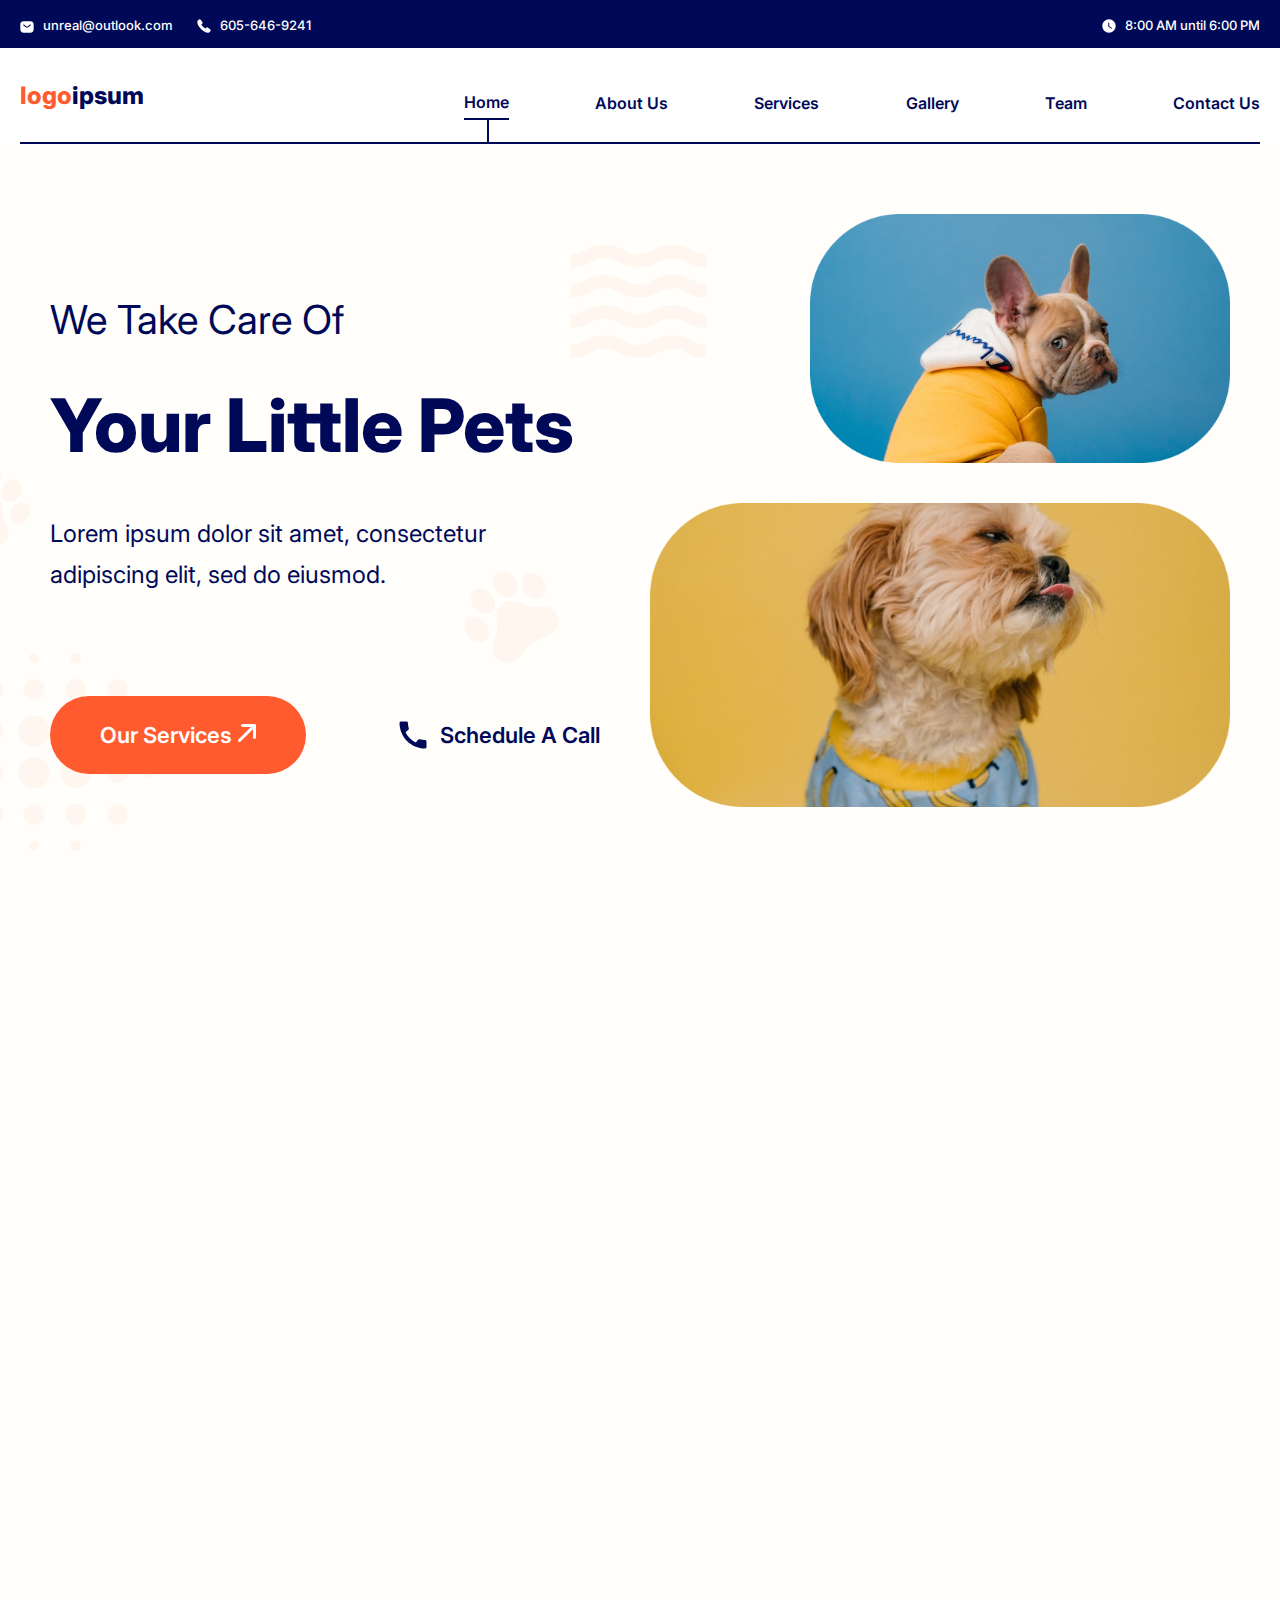
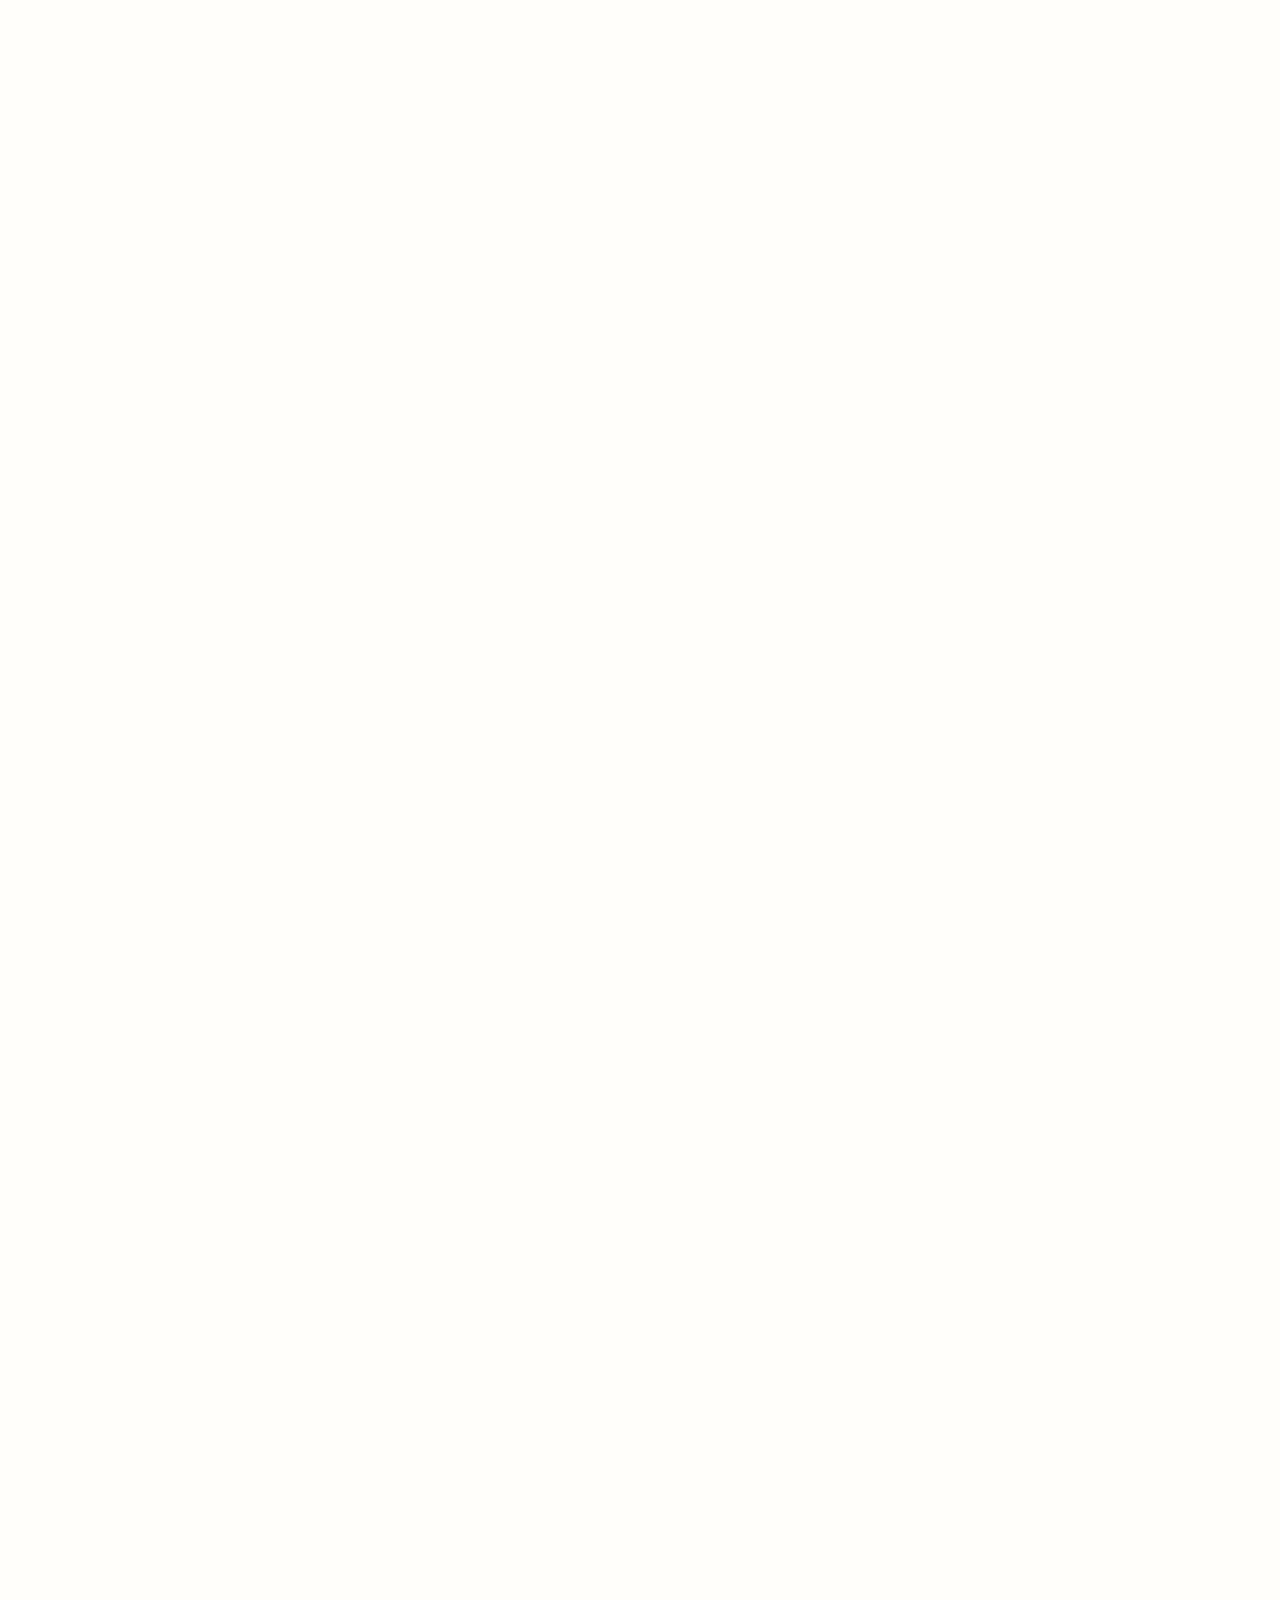
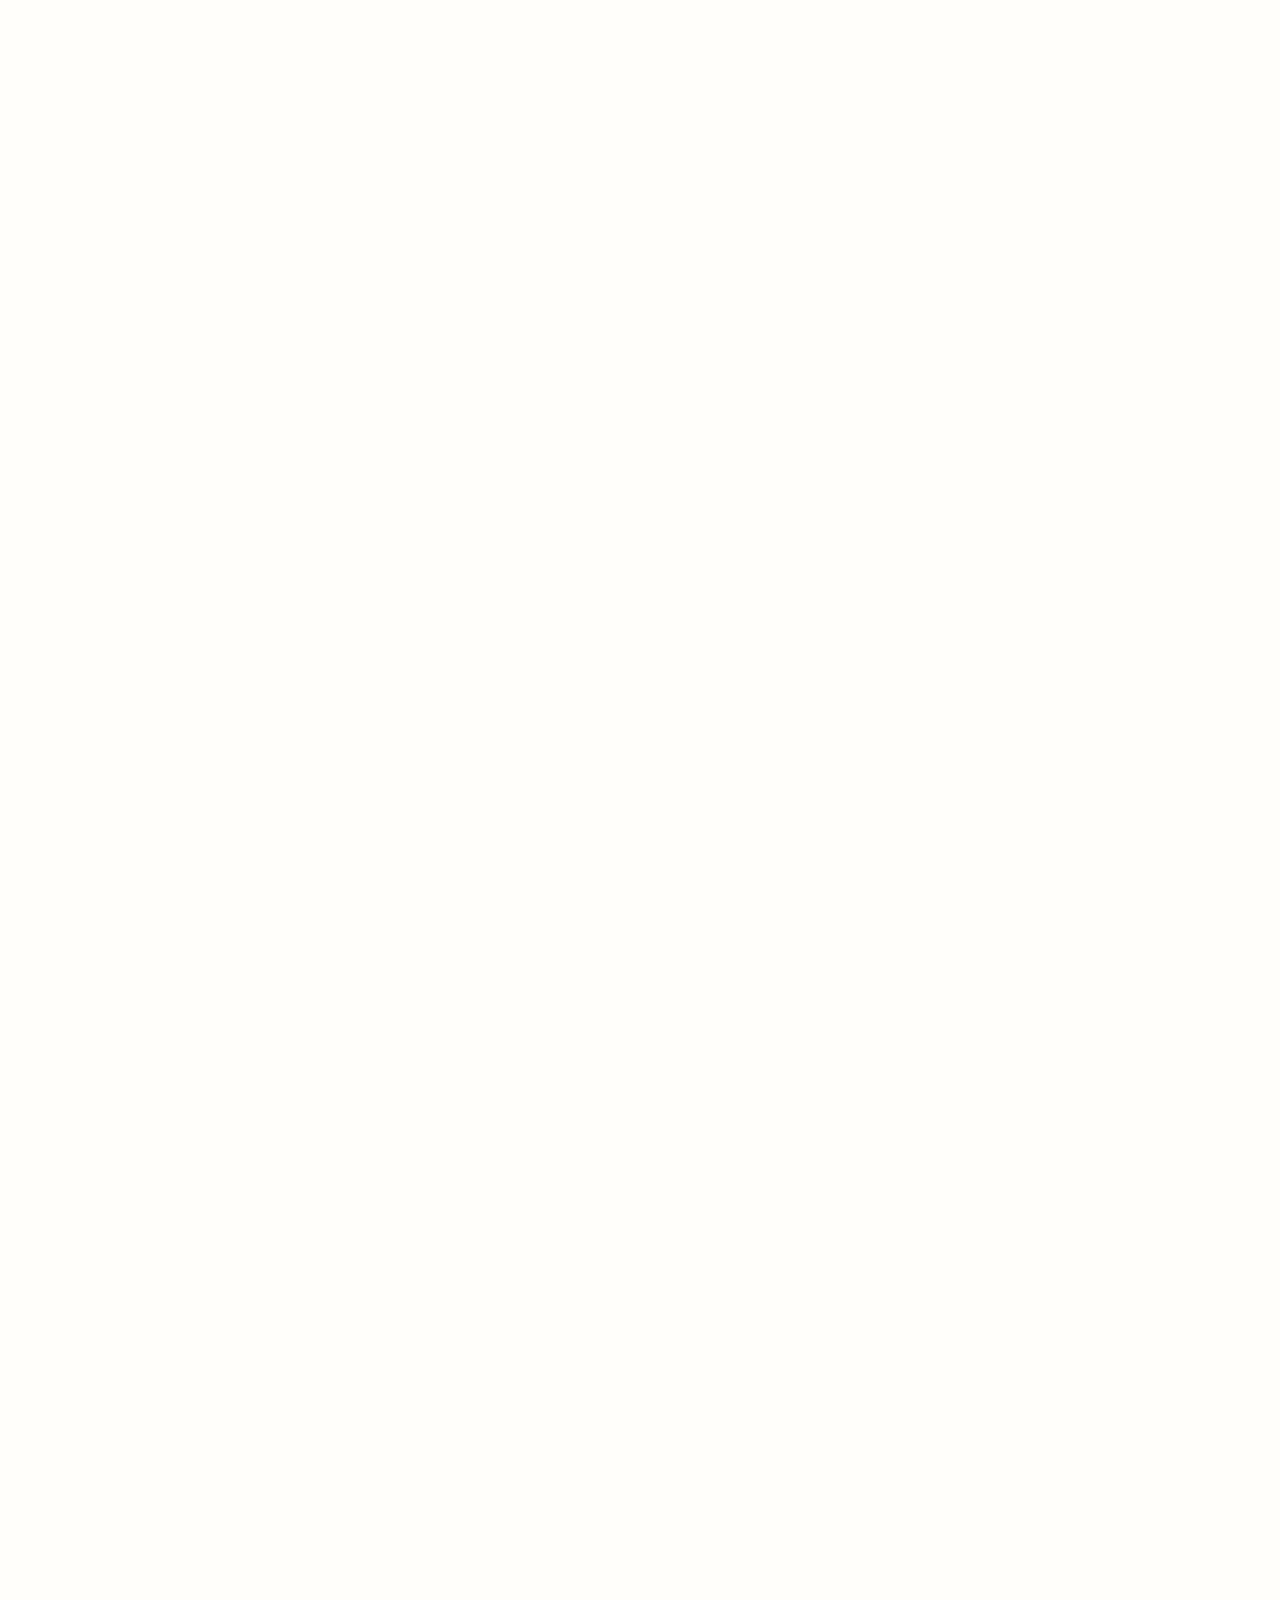
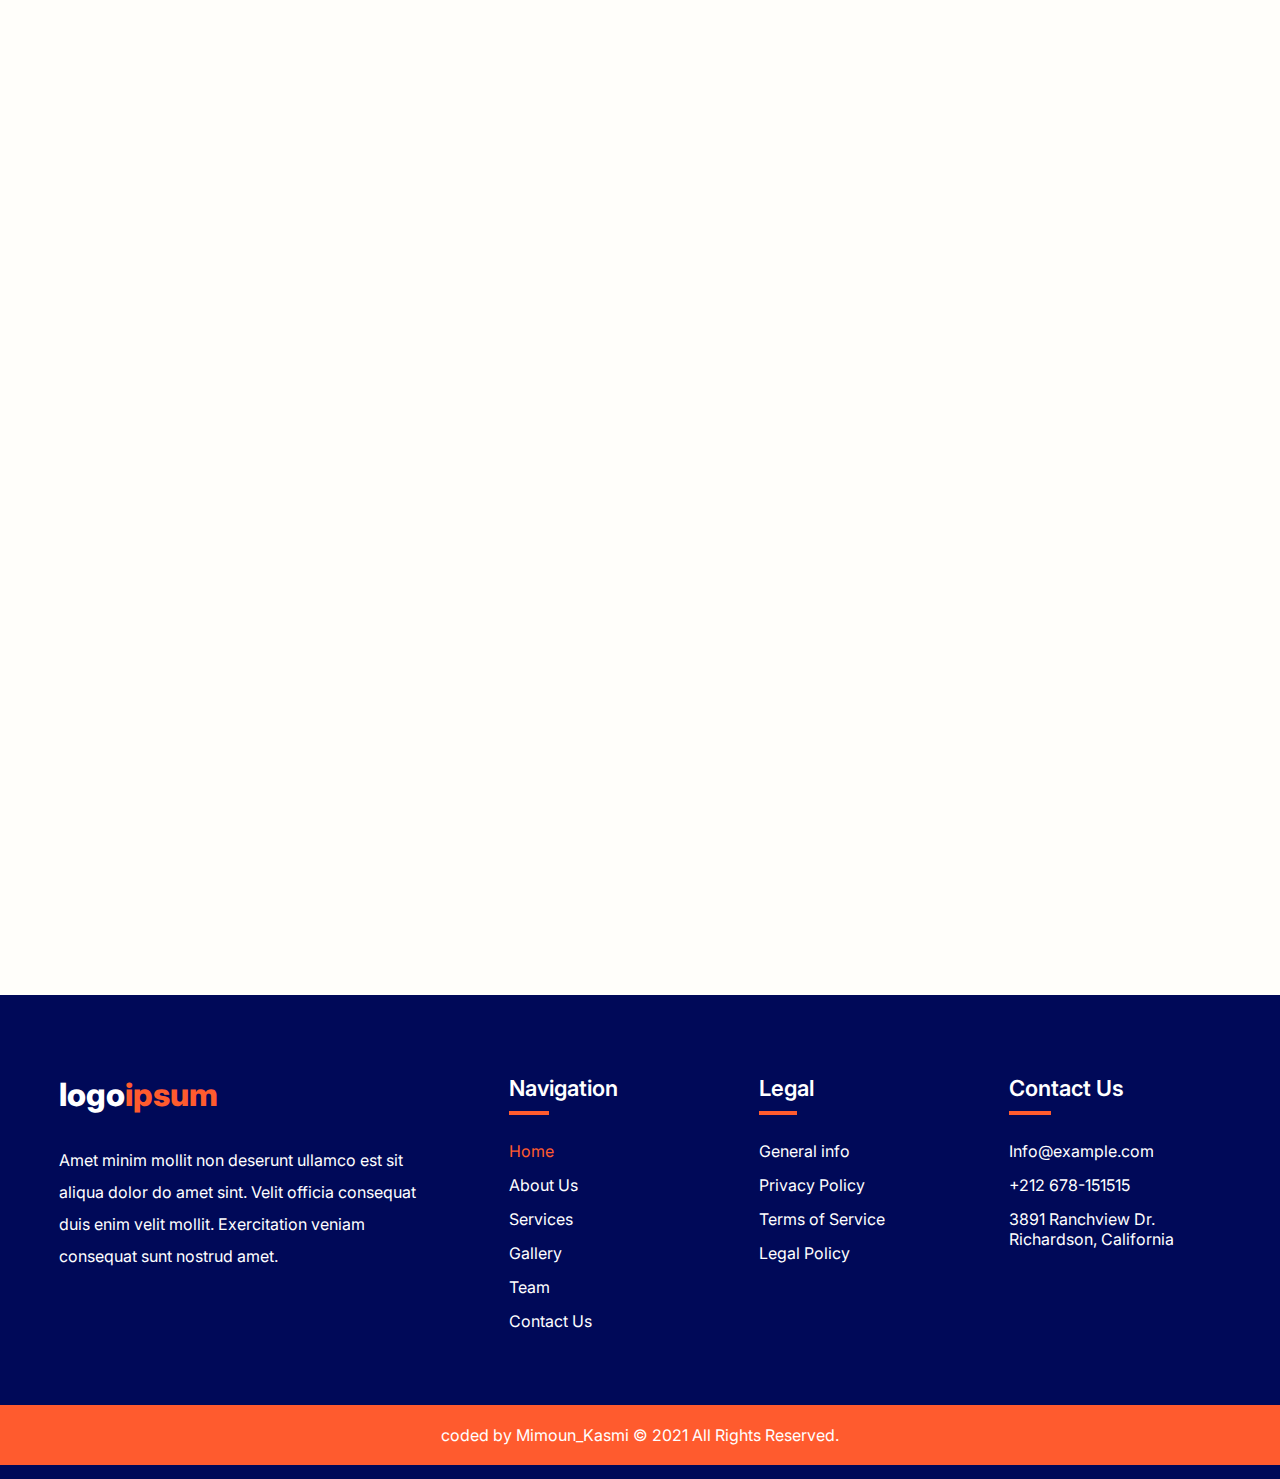
<file: index.html>
<!DOCTYPE html>
<html lang="en">
<head>
  <meta charset="UTF-8">
  <meta http-equiv="X-UA-Compatible" content="IE=edge">
  <meta name="viewport" content="width=device-width, initial-scale=1.0">
  <title>Pet Hospital</title>
  <link rel="preconnect" href="https://fonts.googleapis.com">
  <link rel="preconnect" href="https://fonts.gstatic.com" crossorigin>
  <link href="https://fonts.googleapis.com/css2?family=Inter:wght@200;400;500;600;700;800&display=swap" rel="stylesheet"> 
  <link rel="stylesheet" href="css/main.css">
</head>
<body>
  <div class="top-bar">
    <div class="container">
      <div class="left">
        <p>
          <svg width="14" height="12" viewBox="0 0 14 12" fill="none" xmlns="http://www.w3.org/2000/svg">
            <path d="M10.3333 0.333435H3.66665C1.66665 0.333435 0.333313 1.33344 0.333313 3.66677V8.33344C0.333313 10.6668 1.66665 11.6668 3.66665 11.6668H10.3333C12.3333 11.6668 13.6666 10.6668 13.6666 8.33344V3.66677C13.6666 1.33344 12.3333 0.333435 10.3333 0.333435ZM10.6466 4.39344L8.55998 6.0601C8.11998 6.41344 7.55998 6.58677 6.99998 6.58677C6.43998 6.58677 5.87331 6.41344 5.43998 6.0601L3.35331 4.39344C3.13998 4.2201 3.10665 3.9001 3.27331 3.68677C3.44665 3.47343 3.75998 3.43344 3.97331 3.60677L6.05998 5.27344C6.56665 5.6801 7.42665 5.6801 7.93331 5.27344L10.02 3.60677C10.2333 3.43344 10.5533 3.46677 10.72 3.68677C10.8933 3.9001 10.86 4.2201 10.6466 4.39344Z" fill="white"/>
            </svg>
            
          unreal@outlook.com
          </p>
          <p>
            <svg width="14" height="14" viewBox="0 0 14 14" fill="none" xmlns="http://www.w3.org/2000/svg">
              <path d="M13.6466 11.22C13.6466 11.46 13.5933 11.7067 13.48 11.9467C13.3666 12.1867 13.22 12.4134 13.0266 12.6267C12.7 12.9867 12.34 13.2467 11.9333 13.4134C11.5333 13.58 11.1 13.6667 10.6333 13.6667C9.95332 13.6667 9.22665 13.5067 8.45998 13.18C7.69331 12.8534 6.92665 12.4134 6.16665 11.86C5.39998 11.3 4.67331 10.68 3.97998 9.99337C3.29331 9.30004 2.67331 8.57337 2.11998 7.81337C1.57331 7.05337 1.13331 6.29337 0.813313 5.54004C0.493313 4.78004 0.333313 4.05337 0.333313 3.36004C0.333313 2.90671 0.413313 2.47337 0.573313 2.07337C0.733313 1.66671 0.986646 1.29337 1.33998 0.960041C1.76665 0.540041 2.23331 0.333374 2.72665 0.333374C2.91331 0.333374 3.09998 0.373374 3.26665 0.453374C3.43998 0.533374 3.59331 0.653374 3.71331 0.826707L5.25998 3.00671C5.37998 3.17337 5.46665 3.32671 5.52665 3.47337C5.58665 3.61337 5.61998 3.75337 5.61998 3.88004C5.61998 4.04004 5.57331 4.20004 5.47998 4.35337C5.39331 4.50671 5.26665 4.66671 5.10665 4.82671L4.59998 5.35337C4.52665 5.42671 4.49331 5.51337 4.49331 5.62004C4.49331 5.67337 4.49998 5.72004 4.51331 5.77337C4.53331 5.82671 4.55331 5.86671 4.56665 5.90671C4.68665 6.12671 4.89331 6.41337 5.18665 6.76004C5.48665 7.10671 5.80665 7.46004 6.15331 7.81337C6.51331 8.16671 6.85998 8.49337 7.21331 8.79337C7.55998 9.08671 7.84665 9.28671 8.07331 9.40671C8.10665 9.42004 8.14665 9.44004 8.19331 9.46004C8.24665 9.48004 8.29998 9.48671 8.35998 9.48671C8.47331 9.48671 8.55998 9.44671 8.63331 9.37337L9.13998 8.87337C9.30665 8.70671 9.46665 8.58004 9.61998 8.50004C9.77332 8.40671 9.92665 8.36004 10.0933 8.36004C10.22 8.36004 10.3533 8.38671 10.5 8.44671C10.6466 8.50671 10.8 8.59337 10.9666 8.70671L13.1733 10.2734C13.3466 10.3934 13.4666 10.5334 13.54 10.7C13.6066 10.8667 13.6466 11.0334 13.6466 11.22Z" fill="white"/>
              </svg>              
            605-646-9241
          </p>
      </div>
      <div class="time">
        <p>
          <svg width="14" height="14" viewBox="0 0 14 14" fill="none" xmlns="http://www.w3.org/2000/svg">
            <path d="M6.99998 0.333374C3.32665 0.333374 0.333313 3.32671 0.333313 7.00004C0.333313 10.6734 3.32665 13.6667 6.99998 13.6667C10.6733 13.6667 13.6666 10.6734 13.6666 7.00004C13.6666 3.32671 10.6733 0.333374 6.99998 0.333374ZM9.89998 9.38004C9.80665 9.54004 9.63998 9.62671 9.46665 9.62671C9.37998 9.62671 9.29331 9.60671 9.21331 9.55337L7.14665 8.32004C6.63331 8.01337 6.25331 7.34004 6.25331 6.74671V4.01337C6.25331 3.74004 6.47998 3.51337 6.75331 3.51337C7.02665 3.51337 7.25331 3.74004 7.25331 4.01337V6.74671C7.25331 6.98671 7.45331 7.34004 7.65998 7.46004L9.72665 8.69337C9.96665 8.83337 10.0466 9.14004 9.89998 9.38004Z" fill="white"/>
            </svg>            
            8:00 AM until 6:00 PM
        </p>
      </div>
    </div>
  </div>

  <header>
    <div class="container">
      <div class="logo">
        <h1>logo<span>ipsum</span></h1>
      </div>
      <div id="toggleBtn" class="toggle">
        <img src="imgs/bar.png" alt="humberger bar">
      </div>
      <div class="nav">
        <ul>
          <li class="active"><a href="./index.html">Home</a></li>
          <li><a href="pages/about.html">About Us</a></li>
          <li><a href="pages/services.html">Services</a></li>
          <li><a href="pages/gallery.html">Gallery</a></li>
          <li><a href="pages/team.html">Team</a></li>
          <li><a href="pages/contact.html">Contact Us</a></li>
        </ul>
      </div>
    </div>
  </header>
  <main>
    <!-- this is first section  -->
    <section class="slider">
      <img class="vector v1" src="imgs/Vector.png" alt="vector">
      <img class="vector v2" src="imgs/ion_paw-sharp.png" alt="vector">
      <img class="vector v3" src="imgs/ion_paw-sharp-2.png" alt="vector">
      <img class="vector v4" src="imgs/ic_round-blur-on.png" alt="vector">
      <div class="slider-text">
        <h1>
          <span>we take care of</span>
          <br>
          your little pets
        </h1>
        <p class="para_1">
          Lorem ipsum dolor sit amet, consectetur adipiscing elit, sed do eiusmod.
        </p>

        <div class="buttons">
          <a href="pages/services.html">
            our services
            <svg viewBox="0 0 19 19" fill="none" xmlns="http://www.w3.org/2000/svg">
              <path d="M19 1.575C19 1.17718 18.842 0.795644 18.5607 0.51434C18.2794 0.233035 17.8978 0.0750003 17.5 0.0750003L5.5 0C5.10217 0 4.72064 0.158036 4.43934 0.43934C4.15804 0.720645 4 1.10218 4 1.5C4 1.89782 4.15804 2.27936 4.43934 2.56066C4.72064 2.84196 5.10217 3 5.5 3H13.84L1.435 15.435C1.29441 15.5744 1.18282 15.7403 1.10666 15.9231C1.03051 16.1059 0.991302 16.302 0.991302 16.5C0.991302 16.698 1.03051 16.8941 1.10666 17.0769C1.18282 17.2597 1.29441 17.4256 1.435 17.565C1.57444 17.7056 1.74035 17.8172 1.92313 17.8933C2.10592 17.9695 2.30198 18.0087 2.5 18.0087C2.69802 18.0087 2.89408 17.9695 3.07686 17.8933C3.25965 17.8172 3.42556 17.7056 3.565 17.565L16 5.13V13.5C16 13.8978 16.158 14.2794 16.4393 14.5607C16.7206 14.842 17.1022 15 17.5 15C17.8978 15 18.2794 14.842 18.5607 14.5607C18.842 14.2794 19 13.8978 19 13.5V1.575Z" fill="white"/>
              </svg>
          </a>
          <span>
            <svg width="28" height="28" viewBox="0 0 28 28" fill="none" xmlns="http://www.w3.org/2000/svg">
              <path d="M26.015 19.07C24.17 19.07 22.385 18.77 20.72 18.23C20.4592 18.1416 20.1787 18.1285 19.9108 18.1921C19.6428 18.2558 19.3982 18.3937 19.205 18.59L16.85 21.545C12.605 19.52 8.63003 15.695 6.51503 11.3L9.44003 8.81C9.84503 8.39 9.96503 7.805 9.80003 7.28C9.24503 5.615 8.96003 3.83 8.96003 1.985C8.96003 1.175 8.28503 0.5 7.47503 0.5H2.28503C1.47503 0.5 0.500031 0.86 0.500031 1.985C0.500031 15.92 12.095 27.5 26.015 27.5C27.08 27.5 27.5 26.555 27.5 25.73V20.555C27.5 19.745 26.825 19.07 26.015 19.07Z" fill="#000958"/>
              </svg>
              
              Schedule a call
          </span>
        </div>
      </div>
      <div class="slider-img">
        <img class="pic_1" src="imgs/pets_1.png" alt="Pets picture">
        <img class="pic_2" src="imgs/pets_2.png" alt="Pets picture">
      </div>
    </section>

    <!-- this is about us section  -->
    <section class="about">
      <div class="about-title">
        <h1 class="title">why us</h1>
      </div>
      <div class="about-content">
        <div class="about-left">
          <h1 class="sub-title">About us</h1>
          <p class="para_1">Lorem ipsum dolor sit amet, daf 
            consectetur adipiscing elit, sed 
            do eiusmod tempor incididunt ut 
            labore et dolore magna aliquaef. 
            Lorem ipsum dolor sit amet, huo 
            consectetur adipiscing elit, sed 
            do eiusmod tempor.
          </p>
          <a href="pages/services.html">
            our services
            <svg width="19" height="19" viewBox="0 0 19 19" fill="none" xmlns="http://www.w3.org/2000/svg">
              <path d="M19 1.575C19 1.17718 18.842 0.795644 18.5607 0.51434C18.2794 0.233035 17.8978 0.0750003 17.5 0.0750003L5.5 0C5.10217 0 4.72064 0.158036 4.43934 0.43934C4.15804 0.720645 4 1.10218 4 1.5C4 1.89782 4.15804 2.27936 4.43934 2.56066C4.72064 2.84196 5.10217 3 5.5 3H13.84L1.435 15.435C1.29441 15.5744 1.18282 15.7403 1.10666 15.9231C1.03051 16.1059 0.991302 16.302 0.991302 16.5C0.991302 16.698 1.03051 16.8941 1.10666 17.0769C1.18282 17.2597 1.29441 17.4256 1.435 17.565C1.57444 17.7056 1.74035 17.8172 1.92313 17.8933C2.10592 17.9695 2.30198 18.0087 2.5 18.0087C2.69802 18.0087 2.89408 17.9695 3.07686 17.8933C3.25965 17.8172 3.42556 17.7056 3.565 17.565L16 5.13V13.5C16 13.8978 16.158 14.2794 16.4393 14.5607C16.7206 14.842 17.1022 15 17.5 15C17.8978 15 18.2794 14.842 18.5607 14.5607C18.842 14.2794 19 13.8978 19 13.5V1.575Z" fill="white"/>
              </svg>
          </a>
        </div>
        <div class="about-right">
          <div class="info">
            <div class="info-img">
              <img src="imgs/Pet-3.png" alt="Pet-3">
            </div>
            <div class="info-text">
              <h3>30 years of experience</h3>
              <p class="para_2">
                Lorem ipsum dolor amet, consectetur adipiscing 
                elit. Ut elit tellus, luctus nec ullamcorper mattis, pulvinar dapibus leo.
              </p>
            </div>
          </div>
          <div class="info">
            <div class="info-img">
              <img src="imgs/Pet-4.png" alt="Pet-4">
            </div>
            <div class="info-text">
              <h3>animal lover</h3>
              <p class="para_2">
                Lorem ipsum dolor amet, consectetur adipiscing 
                elit. Ut elit tellus, luctus nec ullamcorper mattis, pulvinar dapibus leo.
              </p>
            </div>
          </div>
          <div class="info">
            <div class="info-img">
              <img src="imgs/Pet-5.png" alt="Pet-5">
            </div>
            <div class="info-text">
              <h3>certified doctor</h3>
              <p class="para_2">
                Lorem ipsum dolor amet, consectetur adipiscing 
                elit. Ut elit tellus, luctus nec ullamcorper mattis, pulvinar dapibus leo.
              </p>
            </div>
          </div>
        </div>
      </div>
    </section>

    <!-- this is our services section  -->
    <section class="services">
      <div class="services-img">
        <img src="imgs/pets-6.png" alt="pets picture">
      </div>
      <div class="services-text">
        <h1 class="sub-title">
          Our services
        </h1>
        <p class="para_1">Lorem ipsum dolor sit amet, consectetur adipiscing elit, sed do eiusmod tempor incididunt</p>
        <ul>
          <li class="para_1"><img src="imgs/raphael_sticker.png" alt="sticker"> Lorem ipsum dolor sit amec sectetur</li>
          <li class="para_1"><img src="imgs/raphael_sticker.png" alt="sticker"> Duis aute irure dolor in reprehenderit</li>
          <li class="para_1"><img src="imgs/raphael_sticker.png" alt="sticker"> Excepteur sint occaecat cupidatat non</li>
          <li class="para_1"><img src="imgs/raphael_sticker.png" alt="sticker"> Nemo enim ipsam voluptatem voluptas</li>
        </ul>
      </div>
    </section>

    <!-- this is service categorie section  -->
    <section class="service-categorie">
      <div class="container">
        <a href="pages/services-detail.html">
          <div class="s-cat">
            <div class="icon_circle icon1">
              <img src="imgs/vaccine.png" alt="service vaccine">
            </div>
            <h1 class="service_name">vaccination</h1>
          </div>
        </a>
        <a href="pages/services-detail.html">
          <div class="s-cat">
            <div class="icon_circle icon2">
              <img src="imgs/teeth.png" alt="service Dental Care">
            </div>
            <h1 class="service_name">Dental Care</h1>
          </div>
        </a>
        <a href="pages/services-detail.html">
          <div class="s-cat">
            <div class="icon_circle icon3">
              <img src="imgs/medical.png" alt="service Emergency
              Care">
            </div>
            <h1 class="service_name">Emergency Care</h1>
          </div>
        </a>
        <a href="pages/services-detail.html">
          <div class="s-cat">
            <div class="icon_circle icon4">
              <img src="imgs/map_pet.png" alt="service Illnesses &
              Disease">
            </div>
            <h1 class="service_name">Illnesses & Disease</h1>
          </div>
        </a>
        <a href="pages/services-detail.html">
          <div class="s-cat">
            <div class="icon_circle icon5">
              <img src="imgs/lab-flask.png" alt="service Laboratory
              Testing">
            </div>
            <h1 class="service_name">Laboratory Testing</h1>
          </div>
        </a>
        <a href="pages/services-detail.html">
          <div class="s-cat">
            <div class="icon_circle icon6">
              <img src="imgs/medicines.png" alt="service Medications">
            </div>
            <h1 class="service_name">Medications</h1>
          </div>
        </a>
      </div>
    </section>

    <!-- this is a book appointment section  -->
    <section class="appointment">
      <div class="container">
        <img class="vector v1" src="imgs/Vector.png" alt="vector">
        <img class="vector v2" src="imgs/ion_paw-sharp.png" alt="vector">
        <img class="vector v3" src="imgs/ion_paw-sharp-2.png" alt="vector">
        <img class="vector v4" src="imgs/ic_round-blur-on.png" alt="vector">
        <div class="app-text">
          <h1><span>Do not</span><br>Forgot About your Pets</h1>
          <p class="para_1">Lorem ipsum dolor sit amet, consectetur
            adipiscing elit, sed do eiusmod.</p>
        </div>
        <div class="app-form">
          <h1>Book an Appointment</h1>
          <form>
            <div class="half">
              <label for="first name">First Name</label><br>
              <input type="text" name="first name" placeholder="your first name">
            </div>
            <div class="half">
              <label for="last name">Last Name</label><br>
              <input type="text" name="last name" placeholder="your last name">
            </div>
            <div class="half">
              <label for="email">Email ID</label><br>
              <input type="email" name="email" placeholder="your eamil">
            </div>
            <div class="half">
              <label for="mobile">Mobile No.</label><br>
              <input type="tel" name="mobile" placeholder="your first name">
            </div>
            <div class="all">
              <label for="department">Department</label><br>
              <select name="department" >
                <option>select department</option>
                <option>department_1</option>
              </select>
            </div>
            <div class="half">
              <label for="date">Date</label><br>
              <input type="date" name="date" placeholder="select date">
            </div>
            <div class="half">
              <label for="time">Time</label><br>
              <input type="time" name="time" placeholder="your time">
            </div>
            <div class="submit"><input type="submit" value="Submit"></div>
          </form>
        </div>
      </div>
    </section>

    <!-- this is testimonial section  -->
    <section class="testimonial">
      <div class="container">
        <div class="test-title">
          <h1 class="sub-title">Testimonial</h1>
          <p class="para_1">Lorem ipsum dolor sit amet, daf consectetur adipiscing elit
            do eiusmod tempor incididunt ut labore et dolore.
          </p>
        </div>
        <div class="test-wrapper">
          <div id="client-test" class="client-test" style="left: 0px;">
            <div class="test">
              <img class="border" src="imgs/Subtract.png" alt="border">
              <div class="test-img">
                <img src="imgs/avatar_1.png" alt="client avatar">
              </div>
              <div class="test-text">
                <h3>Esther Howard</h3>
                <h5>CEO, Tatabata</h5>
                <p class="para_2">
                  Lorem ipsum dolor sit amet, daf
                  consectetur adipiscing elit don
                  eiusmod tempor incididunt ut
                  labore et dolore.
                </p>
              </div>
            </div>
            <div class="test">
              <img class="border" src="imgs/Subtract.png" alt="border">
              <div class="test-img">
                <img src="imgs/avatar_2.png" alt="client avatar">
              </div>
              <div class="test-text">
                <h3>Leslie Alexander</h3>
                <h5>CEO, Bagru Tech</h5>
                <p class="para_2">
                  Lorem ipsum dolor sit amet, daf
                  consectetur adipiscing elit don
                  eiusmod tempor incididunt ut
                  labore et dolore.
                </p>
              </div>
            </div>
            <div class="test">
              <img class="border" src="imgs/Subtract.png" alt="border">
              <div class="test-img">
                <img src="imgs/avatar_3.png" alt="client avatar">
              </div>
              <div class="test-text">
                <h3>Robert Fox</h3>
                <h5>CEO, Chamalako</h5>
                <p class="para_2">
                  Lorem ipsum dolor sit amet, daf
                  consectetur adipiscing elit don
                  eiusmod tempor incididunt ut
                  labore et dolore.
                </p>
              </div>
            </div>
            <div class="test">
              <img class="border" src="imgs/Subtract.png" alt="border">
              <div class="test-img">
                <img src="imgs/avatar_2.png" alt="client avatar">
              </div>
              <div class="test-text">
                <h3>Leslie Alexander</h3>
                <h5>CEO, Bagru Tech</h5>
                <p class="para_2">
                  Lorem ipsum dolor sit amet, daf
                  consectetur adipiscing elit don
                  eiusmod tempor incididunt ut
                  labore et dolore.
                </p>
              </div>
            </div>
            <div class="test">
              <img class="border" src="imgs/Subtract.png" alt="border">
              <div class="test-img">
                <img src="imgs/avatar_1.png" alt="client avatar">
              </div>
              <div class="test-text">
                <h3>Esther Howard</h3>
                <h5>CEO, Tatabata</h5>
                <p class="para_2">
                  Lorem ipsum dolor sit amet, daf
                  consectetur adipiscing elit don
                  eiusmod tempor incididunt ut
                  labore et dolore.
                </p>
              </div>
            </div>
          </div>
        </div>
        <div class="next-prev">
          <div id="prev-test" class="prev"> < </div>
          <div id="next-test" class="next active"> > </div>
        </div>
      </div>
    </section>

    <!-- this is newsletter section  -->
    <section class="newsletter">
      <div class="container">
        <div class="news-img">
          <img src="imgs/dog-glass.png" alt="dog">
        </div>
        <div class="news-text">
          <h1><span>Get our</span><br>Newsletter Weekly</h1>
          <p class="para_1">
            Lorem ipsum dolor sitation amet, daf consecteture adipiscing elit do eiusmod tempor incididunt ut labore et dolore.
          </p>
          <form>
            <input type="email" name="clientEmail" placeholder="Enter your Email here">
            <input type="submit" value="Submit">
          </form>
        </div>
      </div>
    </section>

    <!-- this is a Blog & News section  -->
    <section class="blog">
      <div class="container">
        <div class="blog-title">
          <h1 class="sub-title">Blog & News</h1>
          <p class="para_1">Lorem ipsum dolor sit amet, daf consectetur adipiscing elit
            do eiusmod tempor incididunt ut labore et dolore.
          </p>
        </div>
        <div class="blog-wrapper">
          <div class="articles">
            <a href="pages/blog.html">
              <div class="article">
                <div class="article-img">
                  <img src="imgs/article1.png" alt="blog article">
                </div>
                <div class="article-text">
                  <h3>Consectetur adipiscing elit, sed do eiusmod temp</h3>
                  <p class="para_2">
                    Compressing the monitor won't do anything, we need to synthesize the cross-platform HTTP feed.
                  </p>
                </div>
                <div class="article-author">
                  <div class="author-img">
                    <img src="imgs/author1.png" alt="author">
                  </div>
                  <div class="author-name">
                    <h5>Darlene Robertson</h5>
                    <p class="date">Dec 12, 2021</p>
                  </div>
                  <div class="more">
                    <img src="imgs/more.png" alt="read more">
                  </div>
                </div>
              </div>
            </a>
            <a href="pages/blog.html">
              <div class="article">
                <div class="article-img">
                  <img src="imgs/article2.png" alt="blog article">
                </div>
                <div class="article-text">
                  <h3>Sed ut perspiciatis unde omnis iste natus error voluptatem</h3>
                  <p class="para_2">
                    Compressing the monitor won't do anything, we need to synthesize the cross-platform HTTP feed.
                  </p>
                </div>
                <div class="article-author">
                  <div class="author-img">
                    <img src="imgs/author2.png" alt="author">
                  </div>
                  <div class="author-name">
                    <h5>Kristin Watson</h5>
                    <p class="date">Dec 12, 2021</p>
                  </div>
                  <div class="more">
                    <img src="imgs/more.png" alt="read more">
                  </div>
                </div>
              </div>
            </a>
            <a href="pages/blog.html">
              <div class="article">
                <div class="article-img">
                  <img src="imgs/article1.png" alt="blog article">
                </div>
                <div class="article-text">
                  <h3>Nemo enim ipsam voluptatem quia voluptas sit aspernat</h3>
                  <p class="para_2">
                    Compressing the monitor won't do anything, we need to synthesize the cross-platform HTTP feed.
                  </p>
                </div>
                <div class="article-author">
                  <div class="author-img">
                    <img src="imgs/author3.png" alt="author">
                  </div>
                  <div class="author-name">
                    <h5>Jenny Wilson</h5>
                    <p class="date">Dec 12, 2021</p>
                  </div>
                  <div class="more">
                    <img src="imgs/more.png" alt="read more">
                  </div>
                </div>
              </div>
            </a>
            <a href="pages/blog.html">
              <div class="article">
                <div class="article-img">
                  <img src="imgs/article2.png" alt="blog article">
                </div>
                <div class="article-text">
                  <h3>Consectetur adipiscing elit, sed do eiusmod temp</h3>
                  <p class="para_2">
                    Compressing the monitor won't do anything, we need to synthesize the cross-platform HTTP feed.
                  </p>
                </div>
                <div class="article-author">
                  <div class="author-img">
                    <img src="imgs/author2.png" alt="author">
                  </div>
                  <div class="author-name">
                    <h5>Darlene Robertson</h5>
                    <p class="date">Dec 12, 2021</p>
                  </div>
                  <div class="more">
                    <img src="imgs/more.png" alt="read more">
                  </div>
                </div>
              </div>
            </a>
          </div>
        </div>
        <div class="next-prev">
          <div id="prev-blog" class="prev"> < </div>
          <div id="next-blog" class="next active"> > </div>
        </div>
      </div>
    </section>

    <span class="to-top-btn">top</span>

  </main>

  <!-- this is footer  -->
  <footer>
    <div class="container">
      <div class="description">
        <div class="logo">
          <h1>logo<span>ipsum</span></h1>
        </div>
        <p>
          Amet minim mollit non deserunt ullamco est 
          sit aliqua dolor do amet sint. Velit officia 
          consequat duis enim velit mollit. Exercitation 
          veniam consequat sunt nostrud amet.
        </p>
      </div>
      <div class="navigation">
        <h2><span>nav</span>igation</h2>
        <ul>
          <li class="active"><a href="./index.html">Home</a></li>
          <li><a href="pages/about.html">About Us</a></li>
          <li><a href="pages/services.html">Services</a></li>
          <li><a href="pages/gallery.html">Gallery</a></li>
          <li><a href="pages/team.html">Team</a></li>
          <li><a href="pages/contact.html">Contact Us</a></li>
        </ul>
      </div>
      <div class="legal">
        <h2><span>leg</span>al</h2>
        <ul>
          <li>General info</li>
          <li>Privacy Policy</li>
          <li>Terms of Service</li>
          <li>Legal Policy</li>
        </ul>
      </div>
      <div class="contact">
        <h2><span>con</span>tact us</h2>
        <ul>
          <li>Info@example.com</li>
          <li>+212 678-151515</li>
          <li>3891 Ranchview Dr. Richardson, California</li>
        </ul>
      </div>
    </div>
    <div class="copyright">
      <p>coded by Mimoun_Kasmi © 2021 All Rights Reserved. </p>
    </div>
  </footer>

  <script src="js/main.js"></script>
</body>
</html>
</file>
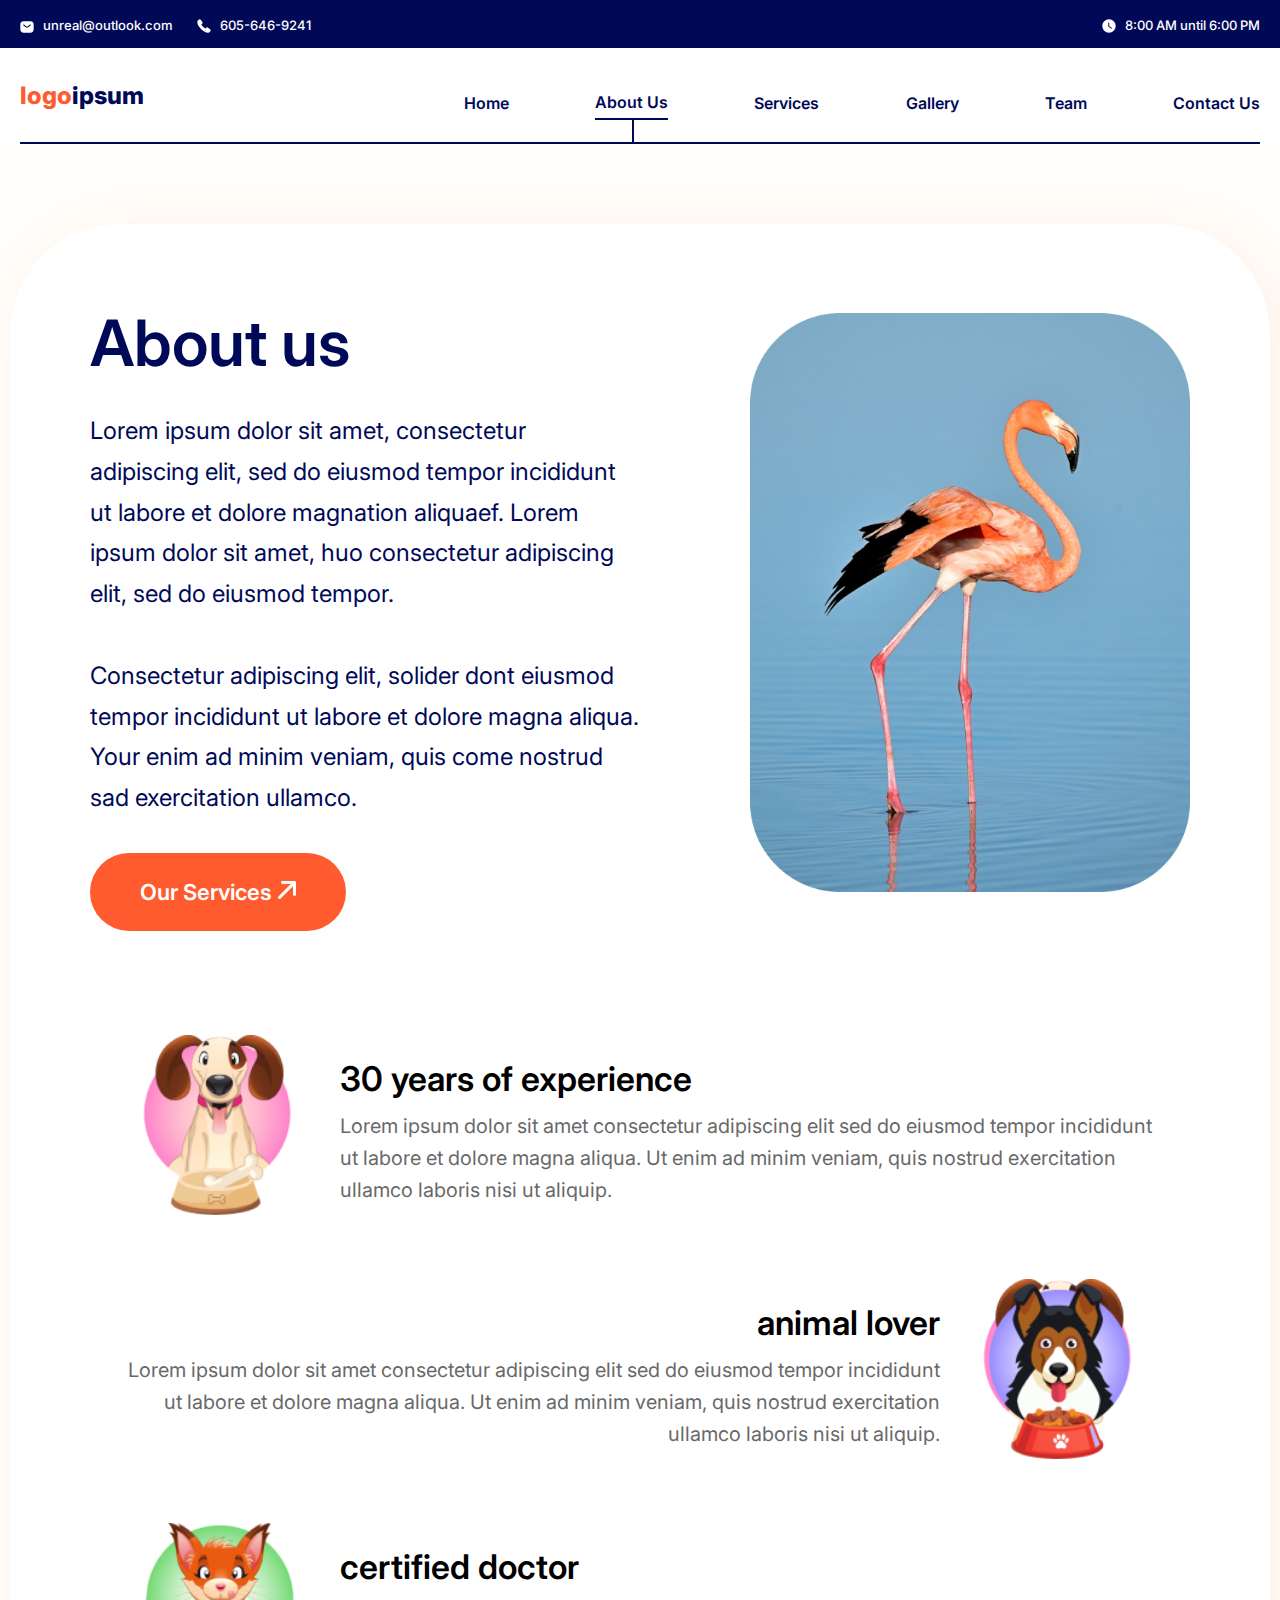
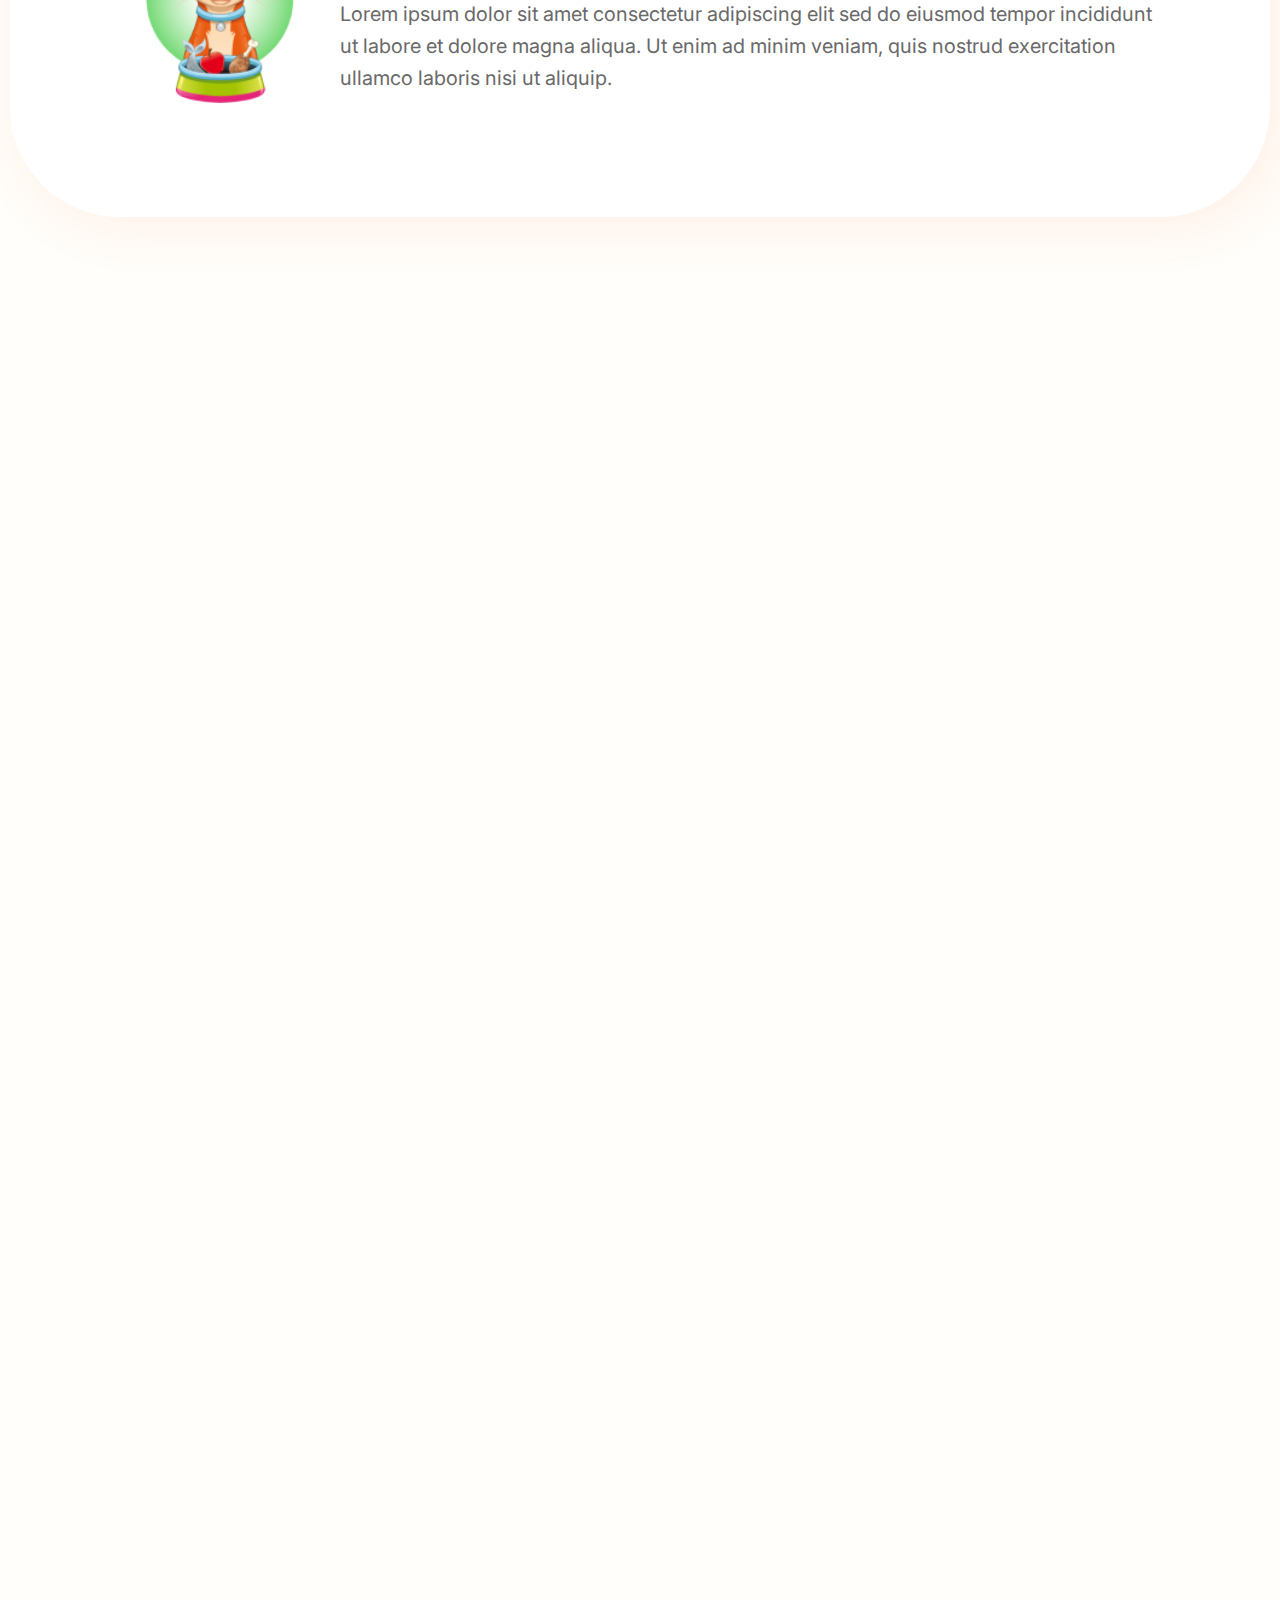
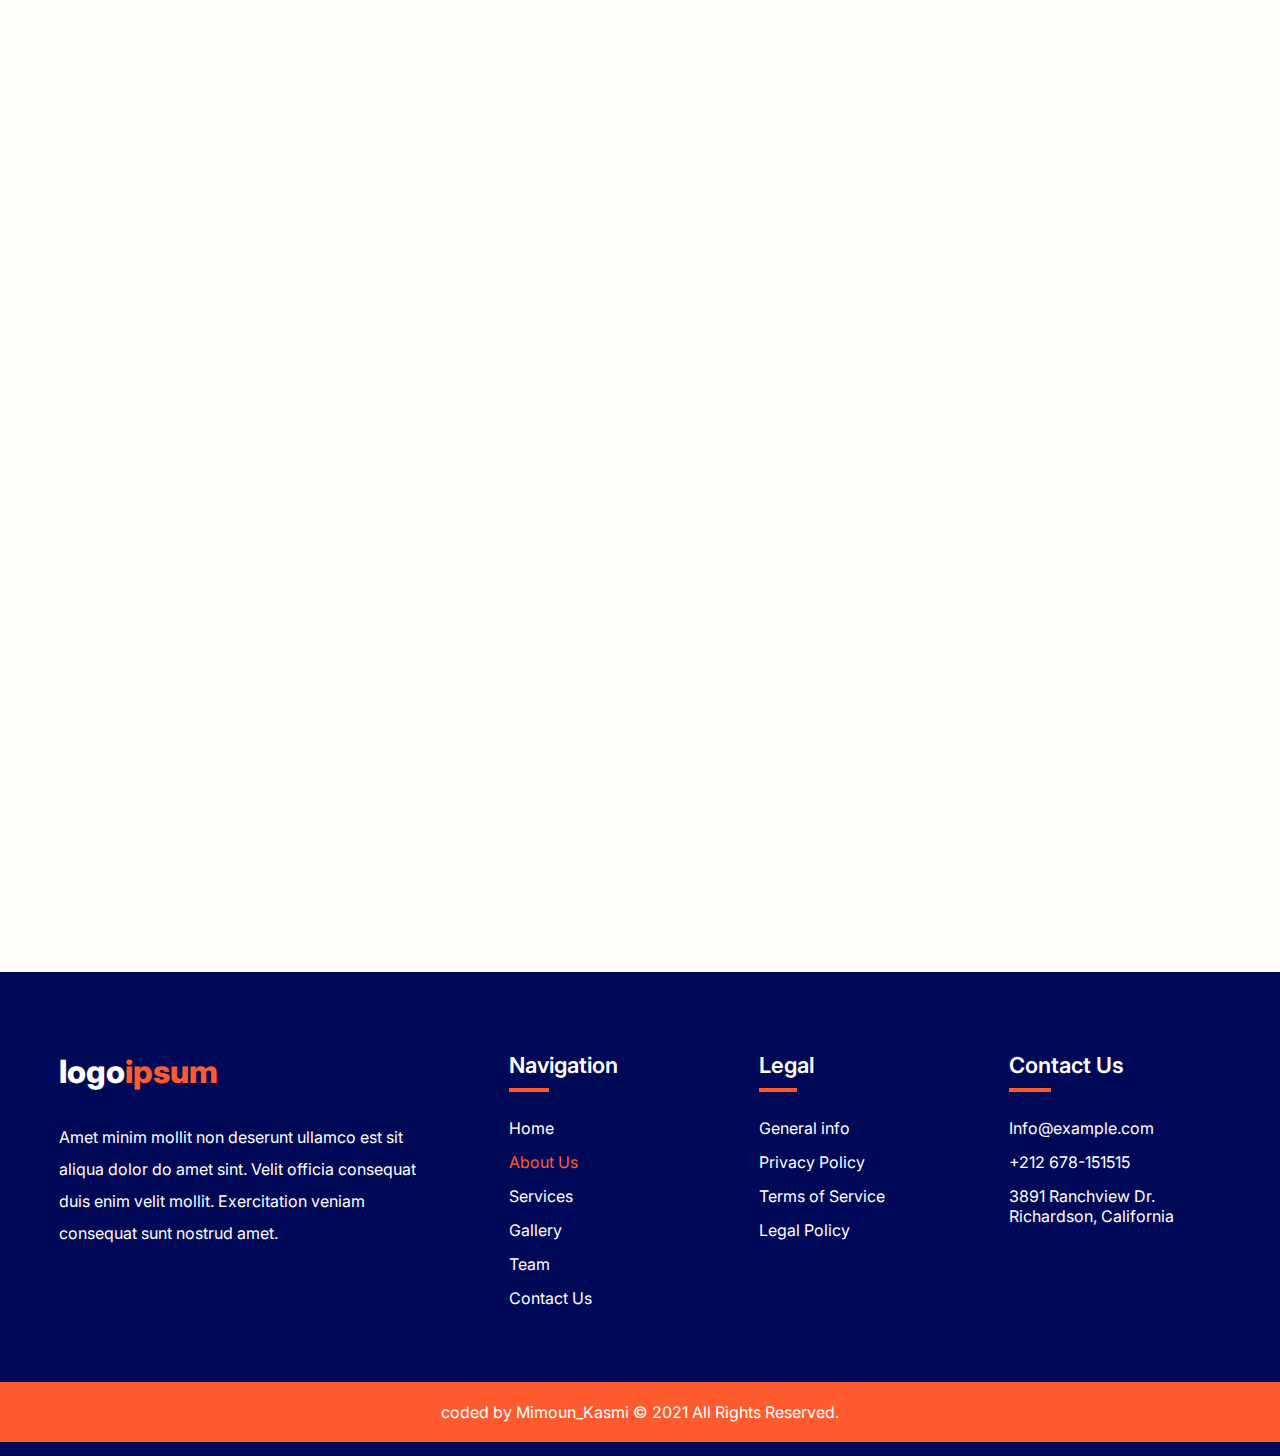
<file: pages/about.html>
<!DOCTYPE html>
<html lang="en">
<head>
  <meta charset="UTF-8">
  <meta http-equiv="X-UA-Compatible" content="IE=edge">
  <meta name="viewport" content="width=device-width, initial-scale=1.0">
  <title>Pet Hospital</title>
  <link rel="preconnect" href="https://fonts.googleapis.com">
  <link rel="preconnect" href="https://fonts.gstatic.com" crossorigin>
  <link href="https://fonts.googleapis.com/css2?family=Inter:wght@200;400;500;600;700;800&display=swap" rel="stylesheet"> 
  <link rel="stylesheet" href="../css/main.css">
</head>
<body>
  <div class="top-bar">
    <div class="container">
      <div class="left">
        <p>
          <svg width="14" height="12" viewBox="0 0 14 12" fill="none" xmlns="http://www.w3.org/2000/svg">
            <path d="M10.3333 0.333435H3.66665C1.66665 0.333435 0.333313 1.33344 0.333313 3.66677V8.33344C0.333313 10.6668 1.66665 11.6668 3.66665 11.6668H10.3333C12.3333 11.6668 13.6666 10.6668 13.6666 8.33344V3.66677C13.6666 1.33344 12.3333 0.333435 10.3333 0.333435ZM10.6466 4.39344L8.55998 6.0601C8.11998 6.41344 7.55998 6.58677 6.99998 6.58677C6.43998 6.58677 5.87331 6.41344 5.43998 6.0601L3.35331 4.39344C3.13998 4.2201 3.10665 3.9001 3.27331 3.68677C3.44665 3.47343 3.75998 3.43344 3.97331 3.60677L6.05998 5.27344C6.56665 5.6801 7.42665 5.6801 7.93331 5.27344L10.02 3.60677C10.2333 3.43344 10.5533 3.46677 10.72 3.68677C10.8933 3.9001 10.86 4.2201 10.6466 4.39344Z" fill="white"/>
            </svg>
            
          unreal@outlook.com
          </p>
          <p>
            <svg width="14" height="14" viewBox="0 0 14 14" fill="none" xmlns="http://www.w3.org/2000/svg">
              <path d="M13.6466 11.22C13.6466 11.46 13.5933 11.7067 13.48 11.9467C13.3666 12.1867 13.22 12.4134 13.0266 12.6267C12.7 12.9867 12.34 13.2467 11.9333 13.4134C11.5333 13.58 11.1 13.6667 10.6333 13.6667C9.95332 13.6667 9.22665 13.5067 8.45998 13.18C7.69331 12.8534 6.92665 12.4134 6.16665 11.86C5.39998 11.3 4.67331 10.68 3.97998 9.99337C3.29331 9.30004 2.67331 8.57337 2.11998 7.81337C1.57331 7.05337 1.13331 6.29337 0.813313 5.54004C0.493313 4.78004 0.333313 4.05337 0.333313 3.36004C0.333313 2.90671 0.413313 2.47337 0.573313 2.07337C0.733313 1.66671 0.986646 1.29337 1.33998 0.960041C1.76665 0.540041 2.23331 0.333374 2.72665 0.333374C2.91331 0.333374 3.09998 0.373374 3.26665 0.453374C3.43998 0.533374 3.59331 0.653374 3.71331 0.826707L5.25998 3.00671C5.37998 3.17337 5.46665 3.32671 5.52665 3.47337C5.58665 3.61337 5.61998 3.75337 5.61998 3.88004C5.61998 4.04004 5.57331 4.20004 5.47998 4.35337C5.39331 4.50671 5.26665 4.66671 5.10665 4.82671L4.59998 5.35337C4.52665 5.42671 4.49331 5.51337 4.49331 5.62004C4.49331 5.67337 4.49998 5.72004 4.51331 5.77337C4.53331 5.82671 4.55331 5.86671 4.56665 5.90671C4.68665 6.12671 4.89331 6.41337 5.18665 6.76004C5.48665 7.10671 5.80665 7.46004 6.15331 7.81337C6.51331 8.16671 6.85998 8.49337 7.21331 8.79337C7.55998 9.08671 7.84665 9.28671 8.07331 9.40671C8.10665 9.42004 8.14665 9.44004 8.19331 9.46004C8.24665 9.48004 8.29998 9.48671 8.35998 9.48671C8.47331 9.48671 8.55998 9.44671 8.63331 9.37337L9.13998 8.87337C9.30665 8.70671 9.46665 8.58004 9.61998 8.50004C9.77332 8.40671 9.92665 8.36004 10.0933 8.36004C10.22 8.36004 10.3533 8.38671 10.5 8.44671C10.6466 8.50671 10.8 8.59337 10.9666 8.70671L13.1733 10.2734C13.3466 10.3934 13.4666 10.5334 13.54 10.7C13.6066 10.8667 13.6466 11.0334 13.6466 11.22Z" fill="white"/>
              </svg>              
            605-646-9241
          </p>
      </div>
      <div class="time">
        <p>
          <svg width="14" height="14" viewBox="0 0 14 14" fill="none" xmlns="http://www.w3.org/2000/svg">
            <path d="M6.99998 0.333374C3.32665 0.333374 0.333313 3.32671 0.333313 7.00004C0.333313 10.6734 3.32665 13.6667 6.99998 13.6667C10.6733 13.6667 13.6666 10.6734 13.6666 7.00004C13.6666 3.32671 10.6733 0.333374 6.99998 0.333374ZM9.89998 9.38004C9.80665 9.54004 9.63998 9.62671 9.46665 9.62671C9.37998 9.62671 9.29331 9.60671 9.21331 9.55337L7.14665 8.32004C6.63331 8.01337 6.25331 7.34004 6.25331 6.74671V4.01337C6.25331 3.74004 6.47998 3.51337 6.75331 3.51337C7.02665 3.51337 7.25331 3.74004 7.25331 4.01337V6.74671C7.25331 6.98671 7.45331 7.34004 7.65998 7.46004L9.72665 8.69337C9.96665 8.83337 10.0466 9.14004 9.89998 9.38004Z" fill="white"/>
            </svg>            
            8:00 AM until 6:00 PM
        </p>
      </div>
    </div>
  </div>

  <header>
    <div class="container">
      <div class="logo">
        <h1>logo<span>ipsum</span></h1>
      </div>
      <div class="toggle">
        <img src="../imgs/bar.png" alt="humberger bar">
      </div>
      <div class="nav">
        <ul>
          <li><a href="../index.html">Home</a></li>
          <li class="active"><a href="./about.html">About Us</a></li>
          <li><a href="./services.html">Services</a></li>
          <li><a href="./gallery.html">Gallery</a></li>
          <li><a href="./team.html">Team</a></li>
          <li><a href="./contact.html">Contact Us</a></li>
        </ul>
      </div>
    </div>
  </header>



  <main>
    

    <!-- this is about us section  -->
    <section class="about marg-top pad-80">
        <div class="about-top">
          <div class="about-top-text">
            <h1 class="sub-title">About us</h1>
            <p class="para_1">
              Lorem ipsum dolor sit amet, consectetur adipiscing elit, sed do eiusmod tempor incididunt ut labore et dolore magnation aliquaef. 
              Lorem ipsum dolor sit amet, huo consectetur adipiscing elit, sed do eiusmod tempor.
              <br>
              <br>
              Consectetur adipiscing elit, solider dont eiusmod tempor incididunt ut labore et dolore magna aliqua. Your enim ad minim veniam, quis come nostrud sad exercitation ullamco.
            </p>
            <a href="./services.html">
              our services
              <svg width="19" height="19" viewBox="0 0 19 19" fill="none" xmlns="http://www.w3.org/2000/svg">
                <path d="M19 1.575C19 1.17718 18.842 0.795644 18.5607 0.51434C18.2794 0.233035 17.8978 0.0750003 17.5 0.0750003L5.5 0C5.10217 0 4.72064 0.158036 4.43934 0.43934C4.15804 0.720645 4 1.10218 4 1.5C4 1.89782 4.15804 2.27936 4.43934 2.56066C4.72064 2.84196 5.10217 3 5.5 3H13.84L1.435 15.435C1.29441 15.5744 1.18282 15.7403 1.10666 15.9231C1.03051 16.1059 0.991302 16.302 0.991302 16.5C0.991302 16.698 1.03051 16.8941 1.10666 17.0769C1.18282 17.2597 1.29441 17.4256 1.435 17.565C1.57444 17.7056 1.74035 17.8172 1.92313 17.8933C2.10592 17.9695 2.30198 18.0087 2.5 18.0087C2.69802 18.0087 2.89408 17.9695 3.07686 17.8933C3.25965 17.8172 3.42556 17.7056 3.565 17.565L16 5.13V13.5C16 13.8978 16.158 14.2794 16.4393 14.5607C16.7206 14.842 17.1022 15 17.5 15C17.8978 15 18.2794 14.842 18.5607 14.5607C18.842 14.2794 19 13.8978 19 13.5V1.575Z" fill="white"/>
                </svg>
            </a>
          </div>
          <div class="about-top-img">
            <img src="../imgs/berd.png" alt="berd image">
          </div>
        </div>
        <div class="about-bottom">
          <div class="info">
            <div class="info-img">
              <img src="../imgs/Pet-3.png" alt="Pet-3">
            </div>
            <div class="info-text">
              <h3>30 years of experience</h3>
              <p class="para_2">
                Lorem ipsum dolor sit amet consectetur adipiscing elit
                sed do eiusmod tempor incididunt ut labore et dolore 
                magna aliqua. Ut enim ad minim veniam, quis nostrud 
                exercitation ullamco laboris nisi ut aliquip.
              </p>
            </div>
          </div>
          <div class="info column-rev">
            <div class="info-text right">
              <h3>animal lover</h3>
              <p class="para_2">
                Lorem ipsum dolor sit amet consectetur adipiscing elit
                sed do eiusmod tempor incididunt ut labore et dolore
                magna aliqua. Ut enim ad minim veniam, quis nostrud
                exercitation ullamco laboris nisi ut aliquip.
              </p>
            </div>
            <div class="info-img">
              <img src="../imgs/Pet-4.png" alt="Pet-4">
            </div>
          </div>
          <div class="info">
            <div class="info-img">
              <img src="../imgs/Pet-5.png" alt="Pet-5">
            </div>
            <div class="info-text">
              <h3>certified doctor</h3>
              <p class="para_2">
                Lorem ipsum dolor sit amet consectetur adipiscing elit
                sed do eiusmod tempor incididunt ut labore et dolore
                magna aliqua. Ut enim ad minim veniam, quis nostrud
                exercitation ullamco laboris nisi ut aliquip.
              </p>
            </div>
          </div>
        </div>
    </section>

    <!-- this is testimonial section  -->
    <section class="testimonial">
      <div class="container">
        <div class="test-title">
          <h1 class="sub-title">Testimonial</h1>
          <p class="para_1">Lorem ipsum dolor sit amet, daf consectetur adipiscing elit
            do eiusmod tempor incididunt ut labore et dolore.
          </p>
        </div>
        <div class="test-wrapper">
          <div id="client-test" class="client-test" style="left: 0px;">
            <div class="test">
              <img class="border" src="../imgs/Subtract.png" alt="border">
              <div class="test-img">
                <img src="../imgs/avatar_1.png" alt="client avatar">
              </div>
              <div class="test-text">
                <h3>Esther Howard</h3>
                <h5>CEO, Tatabata</h5>
                <p class="para_2">
                  Lorem ipsum dolor sit amet, daf
                  consectetur adipiscing elit don
                  eiusmod tempor incididunt ut
                  labore et dolore.
                </p>
              </div>
            </div>
            <div class="test">
              <img class="border" src="../imgs/Subtract.png" alt="border">
              <div class="test-img">
                <img src="../imgs/avatar_2.png" alt="client avatar">
              </div>
              <div class="test-text">
                <h3>Leslie Alexander</h3>
                <h5>CEO, Bagru Tech</h5>
                <p class="para_2">
                  Lorem ipsum dolor sit amet, daf
                  consectetur adipiscing elit don
                  eiusmod tempor incididunt ut
                  labore et dolore.
                </p>
              </div>
            </div>
            <div class="test">
              <img class="border" src="../imgs/Subtract.png" alt="border">
              <div class="test-img">
                <img src="../imgs/avatar_3.png" alt="client avatar">
              </div>
              <div class="test-text">
                <h3>Robert Fox</h3>
                <h5>CEO, Chamalako</h5>
                <p class="para_2">
                  Lorem ipsum dolor sit amet, daf
                  consectetur adipiscing elit don
                  eiusmod tempor incididunt ut
                  labore et dolore.
                </p>
              </div>
            </div>
            <div class="test">
              <img class="border" src="../imgs/Subtract.png" alt="border">
              <div class="test-img">
                <img src="../imgs/avatar_2.png" alt="client avatar">
              </div>
              <div class="test-text">
                <h3>Leslie Alexander</h3>
                <h5>CEO, Bagru Tech</h5>
                <p class="para_2">
                  Lorem ipsum dolor sit amet, daf
                  consectetur adipiscing elit don
                  eiusmod tempor incididunt ut
                  labore et dolore.
                </p>
              </div>
            </div>
            <div class="test">
              <img class="border" src="../imgs/Subtract.png" alt="border">
              <div class="test-img">
                <img src="../imgs/avatar_1.png" alt="client avatar">
              </div>
              <div class="test-text">
                <h3>Esther Howard</h3>
                <h5>CEO, Tatabata</h5>
                <p class="para_2">
                  Lorem ipsum dolor sit amet, daf
                  consectetur adipiscing elit don
                  eiusmod tempor incididunt ut
                  labore et dolore.
                </p>
              </div>
            </div>
          </div>
        </div>
        <div class="next-prev">
          <div id="prev-test" class="prev"> < </div>
          <div id="next-test" class="next active"> > </div>
        </div>
      </div>
    </section>

    <!-- this is a book appointment section  -->
    <section class="appointment">
      <div class="container">
        <img class="vector v1" src="../imgs/Vector.png" alt="vector">
        <img class="vector v2" src="../imgs/ion_paw-sharp.png" alt="vector">
        <img class="vector v3" src="../imgs/ion_paw-sharp-2.png" alt="vector">
        <img class="vector v4" src="../imgs/ic_round-blur-on.png" alt="vector">
        <div class="app-text">
          <h1><span>Do not</span><br>Forgot About your Pets</h1>
          <p class="para_1">Lorem ipsum dolor sit amet, consectetur
            adipiscing elit, sed do eiusmod.</p>
        </div>
        <div class="app-form">
          <h1>Book an Appointment</h1>
          <form>
            <div class="half">
              <label for="first name">First Name</label><br>
              <input type="text" name="first name" placeholder="your first name">
            </div>
            <div class="half">
              <label for="last name">Last Name</label><br>
              <input type="text" name="last name" placeholder="your last name">
            </div>
            <div class="half">
              <label for="email">Email ID</label><br>
              <input type="email" name="email" placeholder="your eamil">
            </div>
            <div class="half">
              <label for="mobile">Mobile No.</label><br>
              <input type="tel" name="mobile" placeholder="your first name">
            </div>
            <div class="all">
              <label for="department">Department</label><br>
              <select name="department" >
                <option>select department</option>
                <option>department_1</option>
              </select>
            </div>
            <div class="half">
              <label for="date">Date</label><br>
              <input type="date" name="date" placeholder="select date">
            </div>
            <div class="half">
              <label for="time">Time</label><br>
              <input type="time" name="time" placeholder="your time">
            </div>
            <div class="submit"><input type="submit" value="Submit"></div>
          </form>
        </div>
      </div>
    </section>

    <!-- this is a Blog & News section  -->
    <section class="blog">
      <div class="container">
        <div class="blog-title">
          <h1 class="sub-title">Blog & News</h1>
          <p class="para_1">Lorem ipsum dolor sit amet, daf consectetur adipiscing elit
            do eiusmod tempor incididunt ut labore et dolore.
          </p>
        </div>
        <div class="blog-wrapper">
          <div class="articles">
            <a href="blog.html">
              <div class="article">
                <div class="article-img">
                  <img src="../imgs/article1.png" alt="blog article">
                </div>
                <div class="article-text">
                  <h3>Consectetur adipiscing elit, sed do eiusmod temp</h3>
                  <p class="para_2">
                    Compressing the monitor won't do anything, we need to synthesize the cross-platform HTTP feed.
                  </p>
                </div>
                <div class="article-author">
                  <div class="author-img">
                    <img src="../imgs/author1.png" alt="author">
                  </div>
                  <div class="author-name">
                    <h5>Darlene Robertson</h5>
                    <p class="date">Dec 12, 2021</p>
                  </div>
                  <div class="more">
                    <img src="../imgs/more.png" alt="read more">
                  </div>
                </div>
              </div>
            </a>
            <a href="blog.html">
              <div class="article">
                <div class="article-img">
                  <img src="../imgs/article2.png" alt="blog article">
                </div>
                <div class="article-text">
                  <h3>Sed ut perspiciatis unde omnis iste natus error voluptatem</h3>
                  <p class="para_2">
                    Compressing the monitor won't do anything, we need to synthesize the cross-platform HTTP feed.
                  </p>
                </div>
                <div class="article-author">
                  <div class="author-img">
                    <img src="../imgs/author2.png" alt="author">
                  </div>
                  <div class="author-name">
                    <h5>Kristin Watson</h5>
                    <p class="date">Dec 12, 2021</p>
                  </div>
                  <div class="more">
                    <img src="../imgs/more.png" alt="read more">
                  </div>
                </div>
              </div>
            </a>
            <a href="blog.html">
              <div class="article">
                <div class="article-img">
                  <img src="../imgs/article1.png" alt="blog article">
                </div>
                <div class="article-text">
                  <h3>Nemo enim ipsam voluptatem quia voluptas sit aspernat</h3>
                  <p class="para_2">
                    Compressing the monitor won't do anything, we need to synthesize the cross-platform HTTP feed.
                  </p>
                </div>
                <div class="article-author">
                  <div class="author-img">
                    <img src="../imgs/author3.png" alt="author">
                  </div>
                  <div class="author-name">
                    <h5>Jenny Wilson</h5>
                    <p class="date">Dec 12, 2021</p>
                  </div>
                  <div class="more">
                    <img src="../imgs/more.png" alt="read more">
                  </div>
                </div>
              </div>
            </a>
            <a href="blog.html">
              <div class="article">
                <div class="article-img">
                  <img src="../imgs/article2.png" alt="blog article">
                </div>
                <div class="article-text">
                  <h3>Consectetur adipiscing elit, sed do eiusmod temp</h3>
                  <p class="para_2">
                    Compressing the monitor won't do anything, we need to synthesize the cross-platform HTTP feed.
                  </p>
                </div>
                <div class="article-author">
                  <div class="author-img">
                    <img src="../imgs/author2.png" alt="author">
                  </div>
                  <div class="author-name">
                    <h5>Darlene Robertson</h5>
                    <p class="date">Dec 12, 2021</p>
                  </div>
                  <div class="more">
                    <img src="../imgs/more.png" alt="read more">
                  </div>
                </div>
              </div>
            </a>
          </div>
        </div>
        <div class="next-prev">
          <div id="prev-blog" class="prev"> < </div>
          <div id="next-blog" class="next active"> > </div>
        </div>
      </div>
    </section>

    <span class="to-top-btn">top</span>
    
  </main>
  
  <!-- this is footer  -->
  <footer>
    <div class="container">
      <div class="description">
        <div class="logo">
          <h1>logo<span>ipsum</span></h1>
        </div>
        <p>
          Amet minim mollit non deserunt ullamco est 
          sit aliqua dolor do amet sint. Velit officia 
          consequat duis enim velit mollit. Exercitation 
          veniam consequat sunt nostrud amet.
        </p>
      </div>
      <div class="navigation">
        <h2><span>nav</span>igation</h2>
        <ul>
          <li><a href="../index.html">Home</a></li>
          <li class="active"><a href="./about.html">About Us</a></li>
          <li><a href="./services.html">Services</a></li>
          <li><a href="./gallery.html">Gallery</a></li>
          <li><a href="./team.html">Team</a></li>
          <li><a href="./contact.html">Contact Us</a></li>
        </ul>
      </div>
      <div class="legal">
        <h2><span>leg</span>al</h2>
        <ul>
          <li>General info</li>
          <li>Privacy Policy</li>
          <li>Terms of Service</li>
          <li>Legal Policy</li>
        </ul>
      </div>
      <div class="contact">
        <h2><span>con</span>tact us</h2>
        <ul>
          <li>Info@example.com</li>
          <li>+212 678-151515</li>
          <li>3891 Ranchview Dr. Richardson, California</li>
        </ul>
      </div>
    </div>
    <div class="copyright">
      <p>coded by Mimoun_Kasmi © 2021 All Rights Reserved. </p>
    </div>
  </footer>
  <script src="../js/main.js"></script>
</body>
</html>
</file>
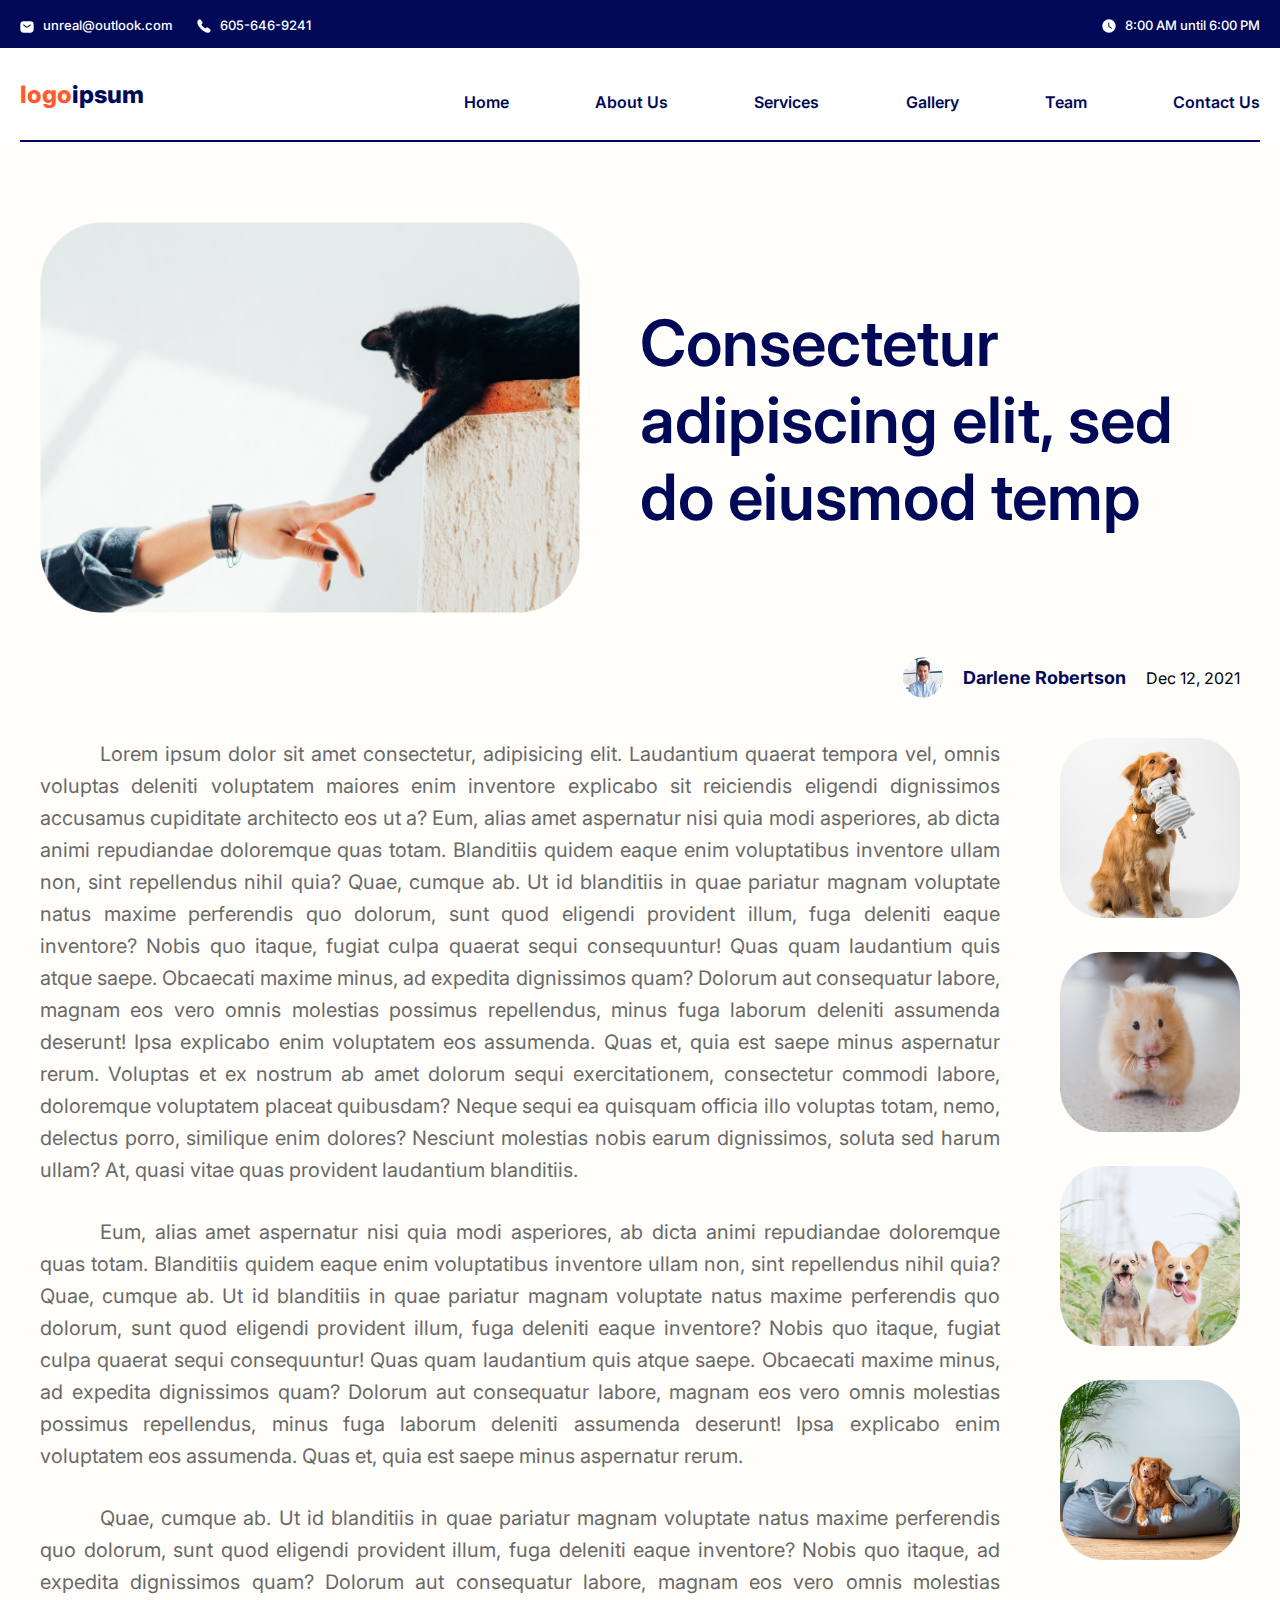
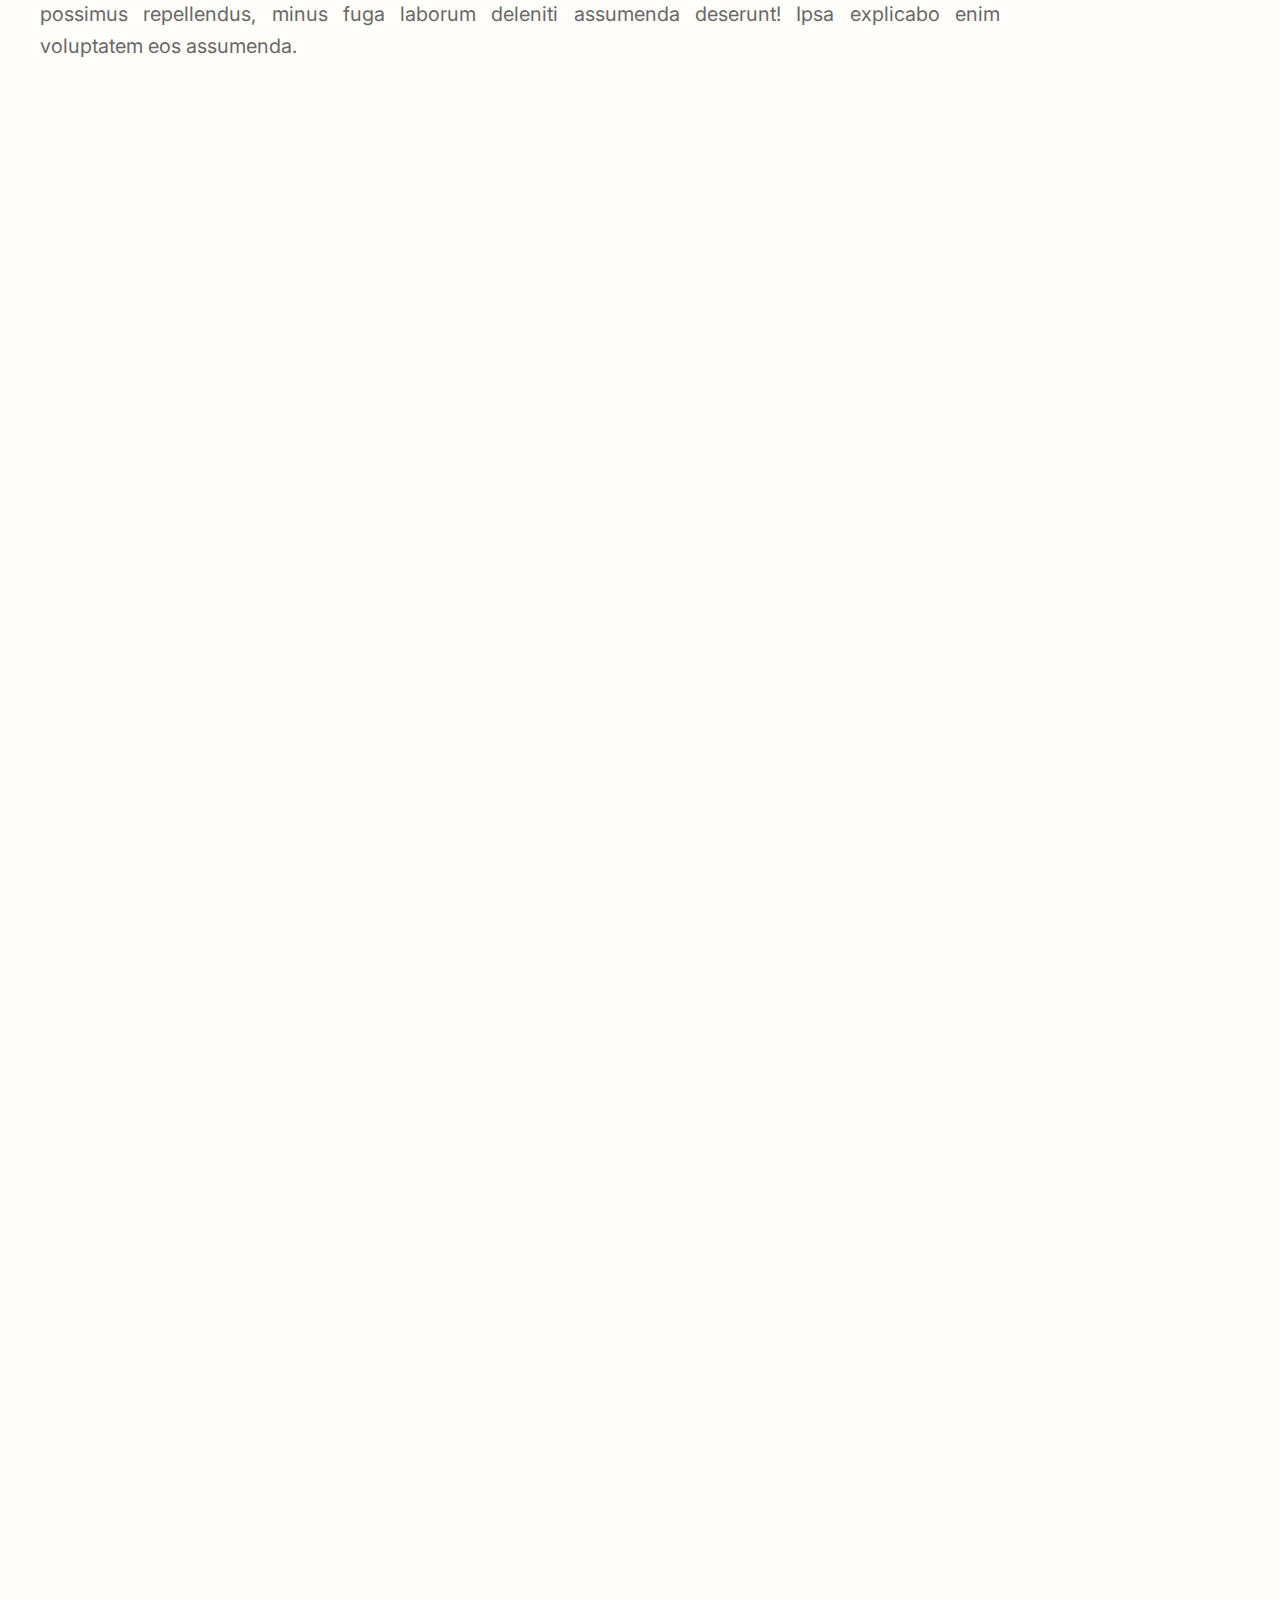
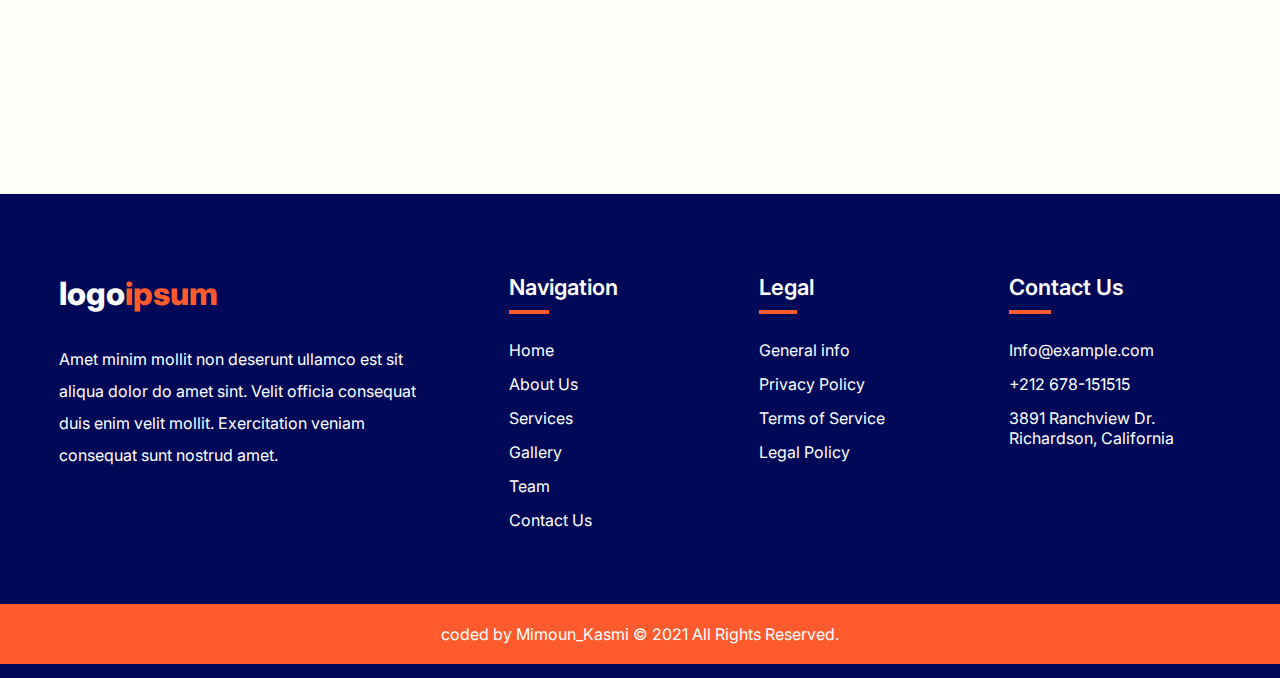
<file: pages/blog.html>
<!DOCTYPE html>
<html lang="en">
<head>
  <meta charset="UTF-8">
  <meta http-equiv="X-UA-Compatible" content="IE=edge">
  <meta name="viewport" content="width=device-width, initial-scale=1.0">
  <title>Pet Hospital</title>
  <link rel="preconnect" href="https://fonts.googleapis.com">
  <link rel="preconnect" href="https://fonts.gstatic.com" crossorigin>
  <link href="https://fonts.googleapis.com/css2?family=Inter:wght@200;400;500;600;700;800&display=swap" rel="stylesheet"> 
  <link rel="stylesheet" href="../css/main.css">
</head>
<body>
  <div class="top-bar">
    <div class="container">
      <div class="left">
        <p>
          <svg width="14" height="12" viewBox="0 0 14 12" fill="none" xmlns="http://www.w3.org/2000/svg">
            <path d="M10.3333 0.333435H3.66665C1.66665 0.333435 0.333313 1.33344 0.333313 3.66677V8.33344C0.333313 10.6668 1.66665 11.6668 3.66665 11.6668H10.3333C12.3333 11.6668 13.6666 10.6668 13.6666 8.33344V3.66677C13.6666 1.33344 12.3333 0.333435 10.3333 0.333435ZM10.6466 4.39344L8.55998 6.0601C8.11998 6.41344 7.55998 6.58677 6.99998 6.58677C6.43998 6.58677 5.87331 6.41344 5.43998 6.0601L3.35331 4.39344C3.13998 4.2201 3.10665 3.9001 3.27331 3.68677C3.44665 3.47343 3.75998 3.43344 3.97331 3.60677L6.05998 5.27344C6.56665 5.6801 7.42665 5.6801 7.93331 5.27344L10.02 3.60677C10.2333 3.43344 10.5533 3.46677 10.72 3.68677C10.8933 3.9001 10.86 4.2201 10.6466 4.39344Z" fill="white"/>
            </svg>
            
          unreal@outlook.com
          </p>
          <p>
            <svg width="14" height="14" viewBox="0 0 14 14" fill="none" xmlns="http://www.w3.org/2000/svg">
              <path d="M13.6466 11.22C13.6466 11.46 13.5933 11.7067 13.48 11.9467C13.3666 12.1867 13.22 12.4134 13.0266 12.6267C12.7 12.9867 12.34 13.2467 11.9333 13.4134C11.5333 13.58 11.1 13.6667 10.6333 13.6667C9.95332 13.6667 9.22665 13.5067 8.45998 13.18C7.69331 12.8534 6.92665 12.4134 6.16665 11.86C5.39998 11.3 4.67331 10.68 3.97998 9.99337C3.29331 9.30004 2.67331 8.57337 2.11998 7.81337C1.57331 7.05337 1.13331 6.29337 0.813313 5.54004C0.493313 4.78004 0.333313 4.05337 0.333313 3.36004C0.333313 2.90671 0.413313 2.47337 0.573313 2.07337C0.733313 1.66671 0.986646 1.29337 1.33998 0.960041C1.76665 0.540041 2.23331 0.333374 2.72665 0.333374C2.91331 0.333374 3.09998 0.373374 3.26665 0.453374C3.43998 0.533374 3.59331 0.653374 3.71331 0.826707L5.25998 3.00671C5.37998 3.17337 5.46665 3.32671 5.52665 3.47337C5.58665 3.61337 5.61998 3.75337 5.61998 3.88004C5.61998 4.04004 5.57331 4.20004 5.47998 4.35337C5.39331 4.50671 5.26665 4.66671 5.10665 4.82671L4.59998 5.35337C4.52665 5.42671 4.49331 5.51337 4.49331 5.62004C4.49331 5.67337 4.49998 5.72004 4.51331 5.77337C4.53331 5.82671 4.55331 5.86671 4.56665 5.90671C4.68665 6.12671 4.89331 6.41337 5.18665 6.76004C5.48665 7.10671 5.80665 7.46004 6.15331 7.81337C6.51331 8.16671 6.85998 8.49337 7.21331 8.79337C7.55998 9.08671 7.84665 9.28671 8.07331 9.40671C8.10665 9.42004 8.14665 9.44004 8.19331 9.46004C8.24665 9.48004 8.29998 9.48671 8.35998 9.48671C8.47331 9.48671 8.55998 9.44671 8.63331 9.37337L9.13998 8.87337C9.30665 8.70671 9.46665 8.58004 9.61998 8.50004C9.77332 8.40671 9.92665 8.36004 10.0933 8.36004C10.22 8.36004 10.3533 8.38671 10.5 8.44671C10.6466 8.50671 10.8 8.59337 10.9666 8.70671L13.1733 10.2734C13.3466 10.3934 13.4666 10.5334 13.54 10.7C13.6066 10.8667 13.6466 11.0334 13.6466 11.22Z" fill="white"/>
              </svg>              
            605-646-9241
          </p>
      </div>
      <div class="time">
        <p>
          <svg width="14" height="14" viewBox="0 0 14 14" fill="none" xmlns="http://www.w3.org/2000/svg">
            <path d="M6.99998 0.333374C3.32665 0.333374 0.333313 3.32671 0.333313 7.00004C0.333313 10.6734 3.32665 13.6667 6.99998 13.6667C10.6733 13.6667 13.6666 10.6734 13.6666 7.00004C13.6666 3.32671 10.6733 0.333374 6.99998 0.333374ZM9.89998 9.38004C9.80665 9.54004 9.63998 9.62671 9.46665 9.62671C9.37998 9.62671 9.29331 9.60671 9.21331 9.55337L7.14665 8.32004C6.63331 8.01337 6.25331 7.34004 6.25331 6.74671V4.01337C6.25331 3.74004 6.47998 3.51337 6.75331 3.51337C7.02665 3.51337 7.25331 3.74004 7.25331 4.01337V6.74671C7.25331 6.98671 7.45331 7.34004 7.65998 7.46004L9.72665 8.69337C9.96665 8.83337 10.0466 9.14004 9.89998 9.38004Z" fill="white"/>
            </svg>            
            8:00 AM until 6:00 PM
        </p>
      </div>
    </div>
  </div>

  <header>
    <div class="container">
      <div class="logo">
        <h1>logo<span>ipsum</span></h1>
      </div>
      <div class="toggle">
        <img src="../imgs/bar.png" alt="humberger bar">
      </div>
      <div class="nav">
        <ul>
          <li><a href="../index.html">Home</a></li>
          <li><a href="./about.html">About Us</a></li>
          <li><a href="./services.html">Services</a></li>
          <li><a href="./gallery.html">Gallery</a></li>
          <li><a href="./team.html">Team</a></li>
          <li><a href="./contact.html">Contact Us</a></li>
        </ul>
      </div>
    </div>
  </header>



  <main>
    
    <section class="article">
      <div class="container">
        <div class="article-heading">
          <div class="article-img">
            <img src="../imgs/article1.png" alt="article picture">
          </div>
          <div class="article-title">
            <h1 class="sub-title">Consectetur adipiscing elit, sed do eiusmod temp</h1>
          </div>
        </div>
        <div class="article-author">
            <img src="../imgs/author2.png" alt="author">
            <h5>Darlene Robertson</h5>
            <p class="date">Dec 12, 2021</p>
        </div>
        <div class="article-wrap">
          <div class="article-detail">
            <p class="para_2">
              Lorem ipsum dolor sit amet consectetur, adipisicing elit. Laudantium quaerat tempora vel, omnis voluptas deleniti voluptatem maiores enim inventore explicabo sit reiciendis eligendi dignissimos accusamus cupiditate architecto eos ut a? Eum, alias amet aspernatur nisi quia modi asperiores, ab dicta animi repudiandae doloremque quas totam. Blanditiis quidem eaque enim voluptatibus inventore ullam non, sint repellendus nihil quia? Quae, cumque ab. Ut id blanditiis in quae pariatur magnam voluptate natus maxime perferendis quo dolorum, sunt quod eligendi provident illum, fuga deleniti eaque inventore? Nobis quo itaque, fugiat culpa quaerat sequi consequuntur! Quas quam laudantium quis atque saepe. Obcaecati maxime minus, ad expedita dignissimos quam? Dolorum aut consequatur labore, magnam eos vero omnis molestias possimus repellendus, minus fuga laborum deleniti assumenda deserunt! Ipsa explicabo enim voluptatem eos assumenda. Quas et, quia est saepe minus aspernatur rerum. Voluptas et ex nostrum ab amet dolorum sequi exercitationem, consectetur commodi labore, doloremque voluptatem placeat quibusdam? Neque sequi ea quisquam officia illo voluptas totam, nemo, delectus porro, similique enim dolores? Nesciunt molestias nobis earum dignissimos, soluta sed harum ullam? At, quasi vitae quas provident laudantium blanditiis.
            </p>
            <p class="para_2">
              Eum, alias amet aspernatur nisi quia modi asperiores, ab dicta animi repudiandae doloremque quas totam. Blanditiis quidem eaque enim voluptatibus inventore ullam non, sint repellendus nihil quia? Quae, cumque ab. Ut id blanditiis in quae pariatur magnam voluptate natus maxime perferendis quo dolorum, sunt quod eligendi provident illum, fuga deleniti eaque inventore? Nobis quo itaque, fugiat culpa quaerat sequi consequuntur! Quas quam laudantium quis atque saepe. Obcaecati maxime minus, ad expedita dignissimos quam? Dolorum aut consequatur labore, magnam eos vero omnis molestias possimus repellendus, minus fuga laborum deleniti assumenda deserunt! Ipsa explicabo enim voluptatem eos assumenda. Quas et, quia est saepe minus aspernatur rerum.
            </p>
            <p class="para_2">
              Quae, cumque ab. Ut id blanditiis in quae pariatur magnam voluptate natus maxime perferendis quo dolorum, sunt quod eligendi provident illum, fuga deleniti eaque inventore? Nobis quo itaque, ad expedita dignissimos quam? Dolorum aut consequatur labore, magnam eos vero omnis molestias possimus repellendus, minus fuga laborum deleniti assumenda deserunt! Ipsa explicabo enim voluptatem eos assumenda.
            </p>
          </div>
          <div class="aside">
            <img src="../imgs/gallery_2.png" alt="pets pictures">
            <img src="../imgs/gallery_4.png" alt="pets pictures">
            <img src="../imgs/gallery_6.png" alt="pets pictures">
            <img src="../imgs/gallery_5.png" alt="pets pictures">
          </div>
        </div>
      </div>
    </section>

    <!-- this is a Blog & News section  -->
    <section class="blog">
      <div class="container">
        <div class="blog-title">
          <h1 class="sub-title">Blog & News</h1>
          <p class="para_1">Lorem ipsum dolor sit amet, daf consectetur adipiscing elit
            do eiusmod tempor incididunt ut labore et dolore.
          </p>
        </div>
        <div class="blog-wrapper">
          <div class="articles">
            <a href="#">
              <div class="article">
                <div class="article-img">
                  <img src="../imgs/article1.png" alt="blog article">
                </div>
                <div class="article-text">
                  <h3>Consectetur adipiscing elit, sed do eiusmod temp</h3>
                  <p class="para_2">
                    Compressing the monitor won't do anything, we need to synthesize the cross-platform HTTP feed.
                  </p>
                </div>
                <div class="article-author">
                  <div class="author-img">
                    <img src="../imgs/author1.png" alt="author">
                  </div>
                  <div class="author-name">
                    <h5>Darlene Robertson</h5>
                    <p class="date">Dec 12, 2021</p>
                  </div>
                  <div class="more">
                    <img src="../imgs/more.png" alt="read more">
                  </div>
                </div>
              </div>
            </a>
            <a href="#">
              <div class="article">
                <div class="article-img">
                  <img src="../imgs/article2.png" alt="blog article">
                </div>
                <div class="article-text">
                  <h3>Sed ut perspiciatis unde omnis iste natus error voluptatem</h3>
                  <p class="para_2">
                    Compressing the monitor won't do anything, we need to synthesize the cross-platform HTTP feed.
                  </p>
                </div>
                <div class="article-author">
                  <div class="author-img">
                    <img src="../imgs/author2.png" alt="author">
                  </div>
                  <div class="author-name">
                    <h5>Kristin Watson</h5>
                    <p class="date">Dec 12, 2021</p>
                  </div>
                  <div class="more">
                    <img src="../imgs/more.png" alt="read more">
                  </div>
                </div>
              </div>
            </a>
            <a href="#">
              <div class="article">
                <div class="article-img">
                  <img src="../imgs/article1.png" alt="blog article">
                </div>
                <div class="article-text">
                  <h3>Nemo enim ipsam voluptatem quia voluptas sit aspernat</h3>
                  <p class="para_2">
                    Compressing the monitor won't do anything, we need to synthesize the cross-platform HTTP feed.
                  </p>
                </div>
                <div class="article-author">
                  <div class="author-img">
                    <img src="../imgs/author3.png" alt="author">
                  </div>
                  <div class="author-name">
                    <h5>Jenny Wilson</h5>
                    <p class="date">Dec 12, 2021</p>
                  </div>
                  <div class="more">
                    <img src="../imgs/more.png" alt="read more">
                  </div>
                </div>
              </div>
            </a>
            <a href="#">
              <div class="article">
                <div class="article-img">
                  <img src="../imgs/article2.png" alt="blog article">
                </div>
                <div class="article-text">
                  <h3>Consectetur adipiscing elit, sed do eiusmod temp</h3>
                  <p class="para_2">
                    Compressing the monitor won't do anything, we need to synthesize the cross-platform HTTP feed.
                  </p>
                </div>
                <div class="article-author">
                  <div class="author-img">
                    <img src="../imgs/author2.png" alt="author">
                  </div>
                  <div class="author-name">
                    <h5>Darlene Robertson</h5>
                    <p class="date">Dec 12, 2021</p>
                  </div>
                  <div class="more">
                    <img src="../imgs/more.png" alt="read more">
                  </div>
                </div>
              </div>
            </a>
          </div>
        </div>
        <div class="next-prev">
          <div id="prev-blog" class="prev"> < </div>
          <div id="next-blog" class="next active"> > </div>
        </div>
      </div>
    </section>

    <!-- this is testimonial section  -->
    <section class="testimonial">
      <div class="container">
        <div class="test-title">
          <h1 class="sub-title">Testimonial</h1>
          <p class="para_1">Lorem ipsum dolor sit amet, daf consectetur adipiscing elit
            do eiusmod tempor incididunt ut labore et dolore.
          </p>
        </div>
        <div class="test-wrapper">
          <div id="client-test" class="client-test" style="left: 0px;">
            <div class="test">
              <img class="border" src="../imgs/Subtract.png" alt="border">
              <div class="test-img">
                <img src="../imgs/avatar_1.png" alt="client avatar">
              </div>
              <div class="test-text">
                <h3>Esther Howard</h3>
                <h5>CEO, Tatabata</h5>
                <p class="para_2">
                  Lorem ipsum dolor sit amet, daf
                  consectetur adipiscing elit don
                  eiusmod tempor incididunt ut
                  labore et dolore.
                </p>
              </div>
            </div>
            <div class="test">
              <img class="border" src="../imgs/Subtract.png" alt="border">
              <div class="test-img">
                <img src="../imgs/avatar_2.png" alt="client avatar">
              </div>
              <div class="test-text">
                <h3>Leslie Alexander</h3>
                <h5>CEO, Bagru Tech</h5>
                <p class="para_2">
                  Lorem ipsum dolor sit amet, daf
                  consectetur adipiscing elit don
                  eiusmod tempor incididunt ut
                  labore et dolore.
                </p>
              </div>
            </div>
            <div class="test">
              <img class="border" src="../imgs/Subtract.png" alt="border">
              <div class="test-img">
                <img src="../imgs/avatar_3.png" alt="client avatar">
              </div>
              <div class="test-text">
                <h3>Robert Fox</h3>
                <h5>CEO, Chamalako</h5>
                <p class="para_2">
                  Lorem ipsum dolor sit amet, daf
                  consectetur adipiscing elit don
                  eiusmod tempor incididunt ut
                  labore et dolore.
                </p>
              </div>
            </div>
            <div class="test">
              <img class="border" src="../imgs/Subtract.png" alt="border">
              <div class="test-img">
                <img src="../imgs/avatar_2.png" alt="client avatar">
              </div>
              <div class="test-text">
                <h3>Leslie Alexander</h3>
                <h5>CEO, Bagru Tech</h5>
                <p class="para_2">
                  Lorem ipsum dolor sit amet, daf
                  consectetur adipiscing elit don
                  eiusmod tempor incididunt ut
                  labore et dolore.
                </p>
              </div>
            </div>
            <div class="test">
              <img class="border" src="../imgs/Subtract.png" alt="border">
              <div class="test-img">
                <img src="../imgs/avatar_1.png" alt="client avatar">
              </div>
              <div class="test-text">
                <h3>Esther Howard</h3>
                <h5>CEO, Tatabata</h5>
                <p class="para_2">
                  Lorem ipsum dolor sit amet, daf
                  consectetur adipiscing elit don
                  eiusmod tempor incididunt ut
                  labore et dolore.
                </p>
              </div>
            </div>
          </div>
        </div>
        <div class="next-prev">
          <div id="prev-test" class="prev"> < </div>
          <div id="next-test" class="next active"> > </div>
        </div>
      </div>
    </section>

    <span class="to-top-btn">top</span>
    
  </main>
  
  <!-- this is footer  -->
  <footer>
    <div class="container">
      <div class="description">
        <div class="logo">
          <h1>logo<span>ipsum</span></h1>
        </div>
        <p>
          Amet minim mollit non deserunt ullamco est 
          sit aliqua dolor do amet sint. Velit officia 
          consequat duis enim velit mollit. Exercitation 
          veniam consequat sunt nostrud amet.
        </p>
      </div>
      <div class="navigation">
        <h2><span>nav</span>igation</h2>
        <ul>
          <li><a href="../index.html">Home</a></li>
          <li><a href="./about.html">About Us</a></li>
          <li><a href="./services.html">Services</a></li>
          <li><a href="./gallery.html">Gallery</a></li>
          <li><a href="./team.html">Team</a></li>
          <li><a href="./contact.html">Contact Us</a></li>
        </ul>
      </div>
      <div class="legal">
        <h2><span>leg</span>al</h2>
        <ul>
          <li>General info</li>
          <li>Privacy Policy</li>
          <li>Terms of Service</li>
          <li>Legal Policy</li>
        </ul>
      </div>
      <div class="contact">
        <h2><span>con</span>tact us</h2>
        <ul>
          <li>Info@example.com</li>
          <li>+212 678-151515</li>
          <li>3891 Ranchview Dr. Richardson, California</li>
        </ul>
      </div>
    </div>
    <div class="copyright">
      <p>coded by Mimoun_Kasmi © 2021 All Rights Reserved. </p>
    </div>
  </footer>
  <script src="../js/main.js"></script>
</body>
</html>
</file>
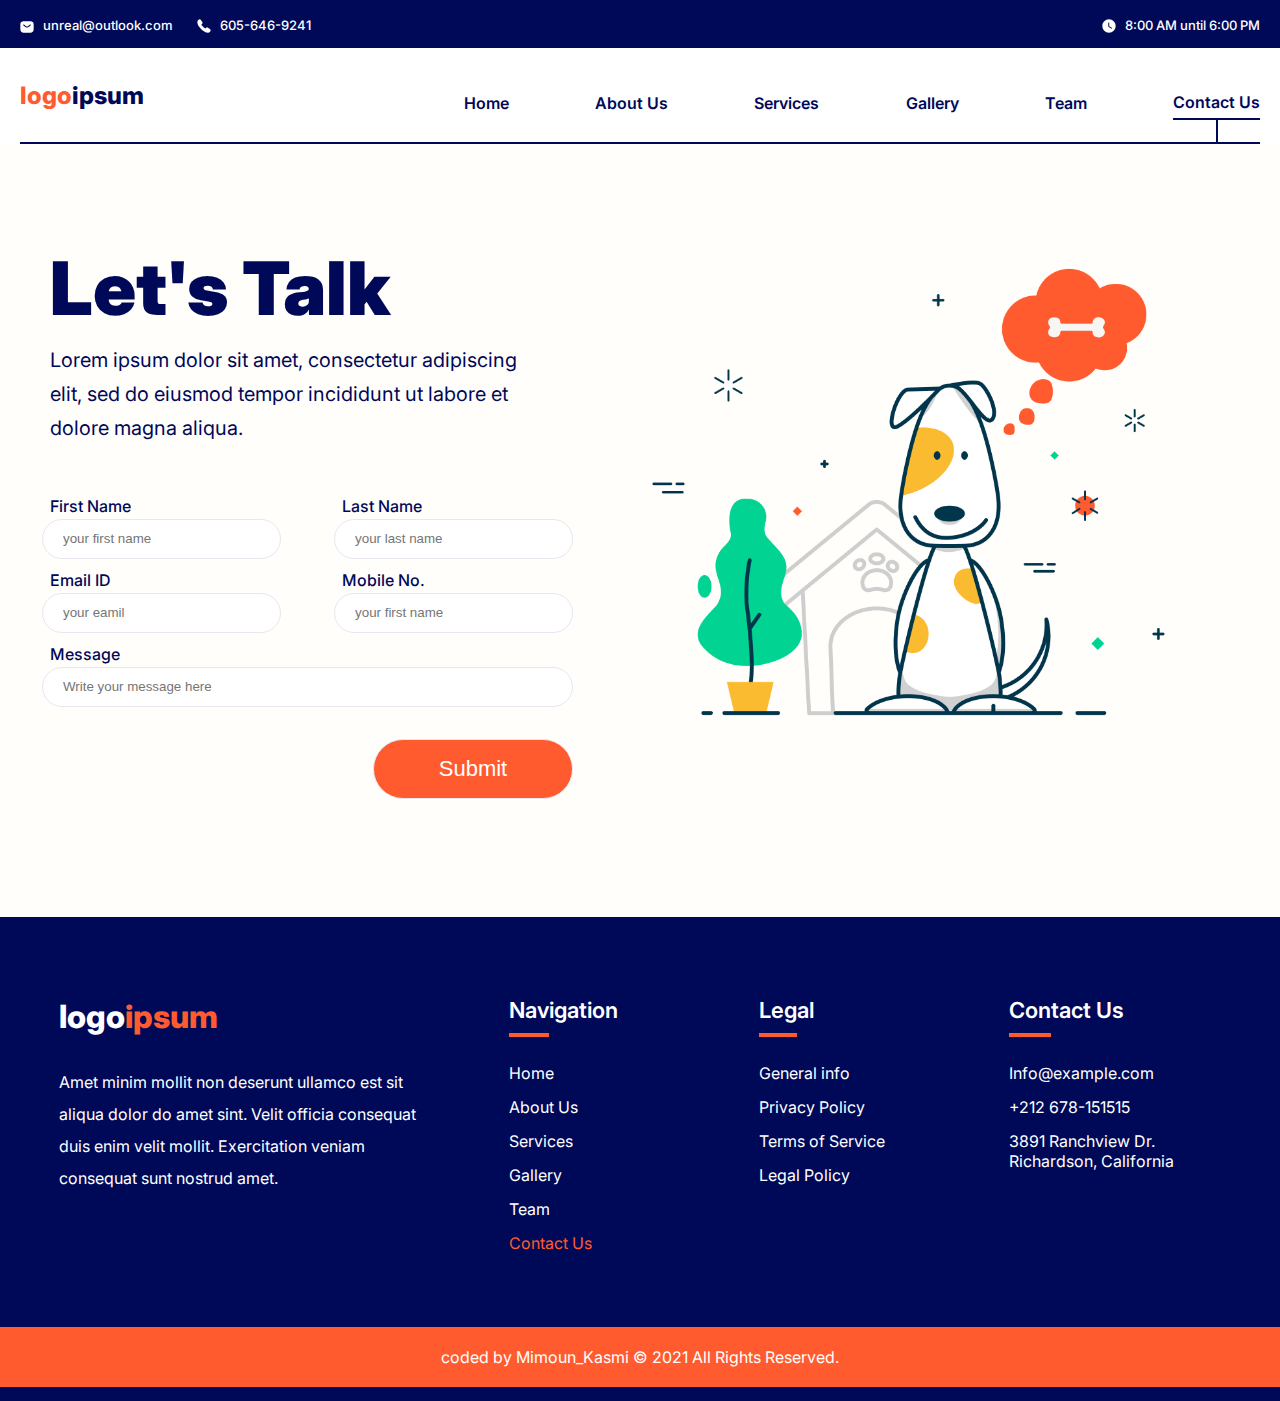
<file: pages/contact.html>
<!DOCTYPE html>
<html lang="en">
<head>
  <meta charset="UTF-8">
  <meta http-equiv="X-UA-Compatible" content="IE=edge">
  <meta name="viewport" content="width=device-width, initial-scale=1.0">
  <title>Pet Hospital</title>
  <link rel="preconnect" href="https://fonts.googleapis.com">
  <link rel="preconnect" href="https://fonts.gstatic.com" crossorigin>
  <link href="https://fonts.googleapis.com/css2?family=Inter:wght@200;400;500;600;700;800&display=swap" rel="stylesheet"> 
  <link rel="stylesheet" href="../css/main.css">
</head>
<body>
  <div class="top-bar">
    <div class="container">
      <div class="left">
        <p>
          <svg width="14" height="12" viewBox="0 0 14 12" fill="none" xmlns="http://www.w3.org/2000/svg">
            <path d="M10.3333 0.333435H3.66665C1.66665 0.333435 0.333313 1.33344 0.333313 3.66677V8.33344C0.333313 10.6668 1.66665 11.6668 3.66665 11.6668H10.3333C12.3333 11.6668 13.6666 10.6668 13.6666 8.33344V3.66677C13.6666 1.33344 12.3333 0.333435 10.3333 0.333435ZM10.6466 4.39344L8.55998 6.0601C8.11998 6.41344 7.55998 6.58677 6.99998 6.58677C6.43998 6.58677 5.87331 6.41344 5.43998 6.0601L3.35331 4.39344C3.13998 4.2201 3.10665 3.9001 3.27331 3.68677C3.44665 3.47343 3.75998 3.43344 3.97331 3.60677L6.05998 5.27344C6.56665 5.6801 7.42665 5.6801 7.93331 5.27344L10.02 3.60677C10.2333 3.43344 10.5533 3.46677 10.72 3.68677C10.8933 3.9001 10.86 4.2201 10.6466 4.39344Z" fill="white"/>
            </svg>
            
          unreal@outlook.com
          </p>
          <p>
            <svg width="14" height="14" viewBox="0 0 14 14" fill="none" xmlns="http://www.w3.org/2000/svg">
              <path d="M13.6466 11.22C13.6466 11.46 13.5933 11.7067 13.48 11.9467C13.3666 12.1867 13.22 12.4134 13.0266 12.6267C12.7 12.9867 12.34 13.2467 11.9333 13.4134C11.5333 13.58 11.1 13.6667 10.6333 13.6667C9.95332 13.6667 9.22665 13.5067 8.45998 13.18C7.69331 12.8534 6.92665 12.4134 6.16665 11.86C5.39998 11.3 4.67331 10.68 3.97998 9.99337C3.29331 9.30004 2.67331 8.57337 2.11998 7.81337C1.57331 7.05337 1.13331 6.29337 0.813313 5.54004C0.493313 4.78004 0.333313 4.05337 0.333313 3.36004C0.333313 2.90671 0.413313 2.47337 0.573313 2.07337C0.733313 1.66671 0.986646 1.29337 1.33998 0.960041C1.76665 0.540041 2.23331 0.333374 2.72665 0.333374C2.91331 0.333374 3.09998 0.373374 3.26665 0.453374C3.43998 0.533374 3.59331 0.653374 3.71331 0.826707L5.25998 3.00671C5.37998 3.17337 5.46665 3.32671 5.52665 3.47337C5.58665 3.61337 5.61998 3.75337 5.61998 3.88004C5.61998 4.04004 5.57331 4.20004 5.47998 4.35337C5.39331 4.50671 5.26665 4.66671 5.10665 4.82671L4.59998 5.35337C4.52665 5.42671 4.49331 5.51337 4.49331 5.62004C4.49331 5.67337 4.49998 5.72004 4.51331 5.77337C4.53331 5.82671 4.55331 5.86671 4.56665 5.90671C4.68665 6.12671 4.89331 6.41337 5.18665 6.76004C5.48665 7.10671 5.80665 7.46004 6.15331 7.81337C6.51331 8.16671 6.85998 8.49337 7.21331 8.79337C7.55998 9.08671 7.84665 9.28671 8.07331 9.40671C8.10665 9.42004 8.14665 9.44004 8.19331 9.46004C8.24665 9.48004 8.29998 9.48671 8.35998 9.48671C8.47331 9.48671 8.55998 9.44671 8.63331 9.37337L9.13998 8.87337C9.30665 8.70671 9.46665 8.58004 9.61998 8.50004C9.77332 8.40671 9.92665 8.36004 10.0933 8.36004C10.22 8.36004 10.3533 8.38671 10.5 8.44671C10.6466 8.50671 10.8 8.59337 10.9666 8.70671L13.1733 10.2734C13.3466 10.3934 13.4666 10.5334 13.54 10.7C13.6066 10.8667 13.6466 11.0334 13.6466 11.22Z" fill="white"/>
              </svg>              
            605-646-9241
          </p>
      </div>
      <div class="time">
        <p>
          <svg width="14" height="14" viewBox="0 0 14 14" fill="none" xmlns="http://www.w3.org/2000/svg">
            <path d="M6.99998 0.333374C3.32665 0.333374 0.333313 3.32671 0.333313 7.00004C0.333313 10.6734 3.32665 13.6667 6.99998 13.6667C10.6733 13.6667 13.6666 10.6734 13.6666 7.00004C13.6666 3.32671 10.6733 0.333374 6.99998 0.333374ZM9.89998 9.38004C9.80665 9.54004 9.63998 9.62671 9.46665 9.62671C9.37998 9.62671 9.29331 9.60671 9.21331 9.55337L7.14665 8.32004C6.63331 8.01337 6.25331 7.34004 6.25331 6.74671V4.01337C6.25331 3.74004 6.47998 3.51337 6.75331 3.51337C7.02665 3.51337 7.25331 3.74004 7.25331 4.01337V6.74671C7.25331 6.98671 7.45331 7.34004 7.65998 7.46004L9.72665 8.69337C9.96665 8.83337 10.0466 9.14004 9.89998 9.38004Z" fill="white"/>
            </svg>            
            8:00 AM until 6:00 PM
        </p>
      </div>
    </div>
  </div>

  <header>
    <div class="container">
      <div class="logo">
        <h1>logo<span>ipsum</span></h1>
      </div>
      <div class="toggle">
        <img src="../imgs/bar.png" alt="humberger bar">
      </div>
      <div class="nav">
        <ul>
          <li><a href="../index.html">Home</a></li>
          <li><a href="./about.html">About Us</a></li>
          <li><a href="./services.html">Services</a></li>
          <li><a href="./gallery.html">Gallery</a></li>
          <li><a href="./team.html">Team</a></li>
          <li class="active"><a href="./contact.html">Contact Us</a></li>
        </ul>
      </div>
    </div>
  </header>

  <main>

    <section class="contact">
      <div class="container">
        <div class="contact-text">
          <h1 class="sub-title">Let's Talk</h1>
          <p class="para_1">
            Lorem ipsum dolor sit amet, consectetur adipiscing 
            elit, sed do eiusmod tempor incididunt ut labore et 
            dolore magna aliqua.
          </p>
          <form>
            <div class="half">
              <label for="first name">First Name</label><br>
              <input type="text" name="first name" placeholder="your first name">
            </div>
            <div class="half">
              <label for="last name">Last Name</label><br>
              <input type="text" name="last name" placeholder="your last name">
            </div>
            <div class="half">
              <label for="email">Email ID</label><br>
              <input type="email" name="email" placeholder="your eamil">
            </div>
            <div class="half">
              <label for="mobile">Mobile No.</label><br>
              <input type="tel" name="mobile" placeholder="your first name">
            </div>
            <div class="all">
              <label for="department">Message</label><br>
              <input type="text" name="message" placeholder="Write your message here">
            </div>
            <div class="submit"><input type="submit" value="Submit"></div>
          </form>
        </div>

        <div class="contact-img">
          <img src="../imgs/dog-thinking.png" alt="Dog thinking">
        </div>
      </div>
    </section>

    <span class="to-top-btn">top</span>
    
  </main>


    <!-- this is footer  -->
  <footer>
    <div class="container">
      <div class="description">
        <div class="logo">
          <h1>logo<span>ipsum</span></h1>
        </div>
        <p>
          Amet minim mollit non deserunt ullamco est 
          sit aliqua dolor do amet sint. Velit officia 
          consequat duis enim velit mollit. Exercitation 
          veniam consequat sunt nostrud amet.
        </p>
      </div>
      <div class="navigation">
        <h2><span>nav</span>igation</h2>
        <ul>
          <li><a href="../index.html">Home</a></li>
          <li><a href="./about.html">About Us</a></li>
          <li><a href="./services.html">Services</a></li>
          <li><a href="./gallery.html">Gallery</a></li>
          <li><a href="./team.html">Team</a></li>
          <li class="active"><a href="./contact.html">Contact Us</a></li>
        </ul>
      </div>
      <div class="legal">
        <h2><span>leg</span>al</h2>
        <ul>
          <li>General info</li>
          <li>Privacy Policy</li>
          <li>Terms of Service</li>
          <li>Legal Policy</li>
        </ul>
      </div>
      <div class="contact">
        <h2><span>con</span>tact us</h2>
        <ul>
          <li>Info@example.com</li>
          <li>+212 678-151515</li>
          <li>3891 Ranchview Dr. Richardson, California</li>
        </ul>
      </div>
    </div>
    <div class="copyright">
      <p>coded by Mimoun_Kasmi © 2021 All Rights Reserved. </p>
    </div>
  </footer>
  <script src="../js/main.js"></script>
</body>
</html>
</file>
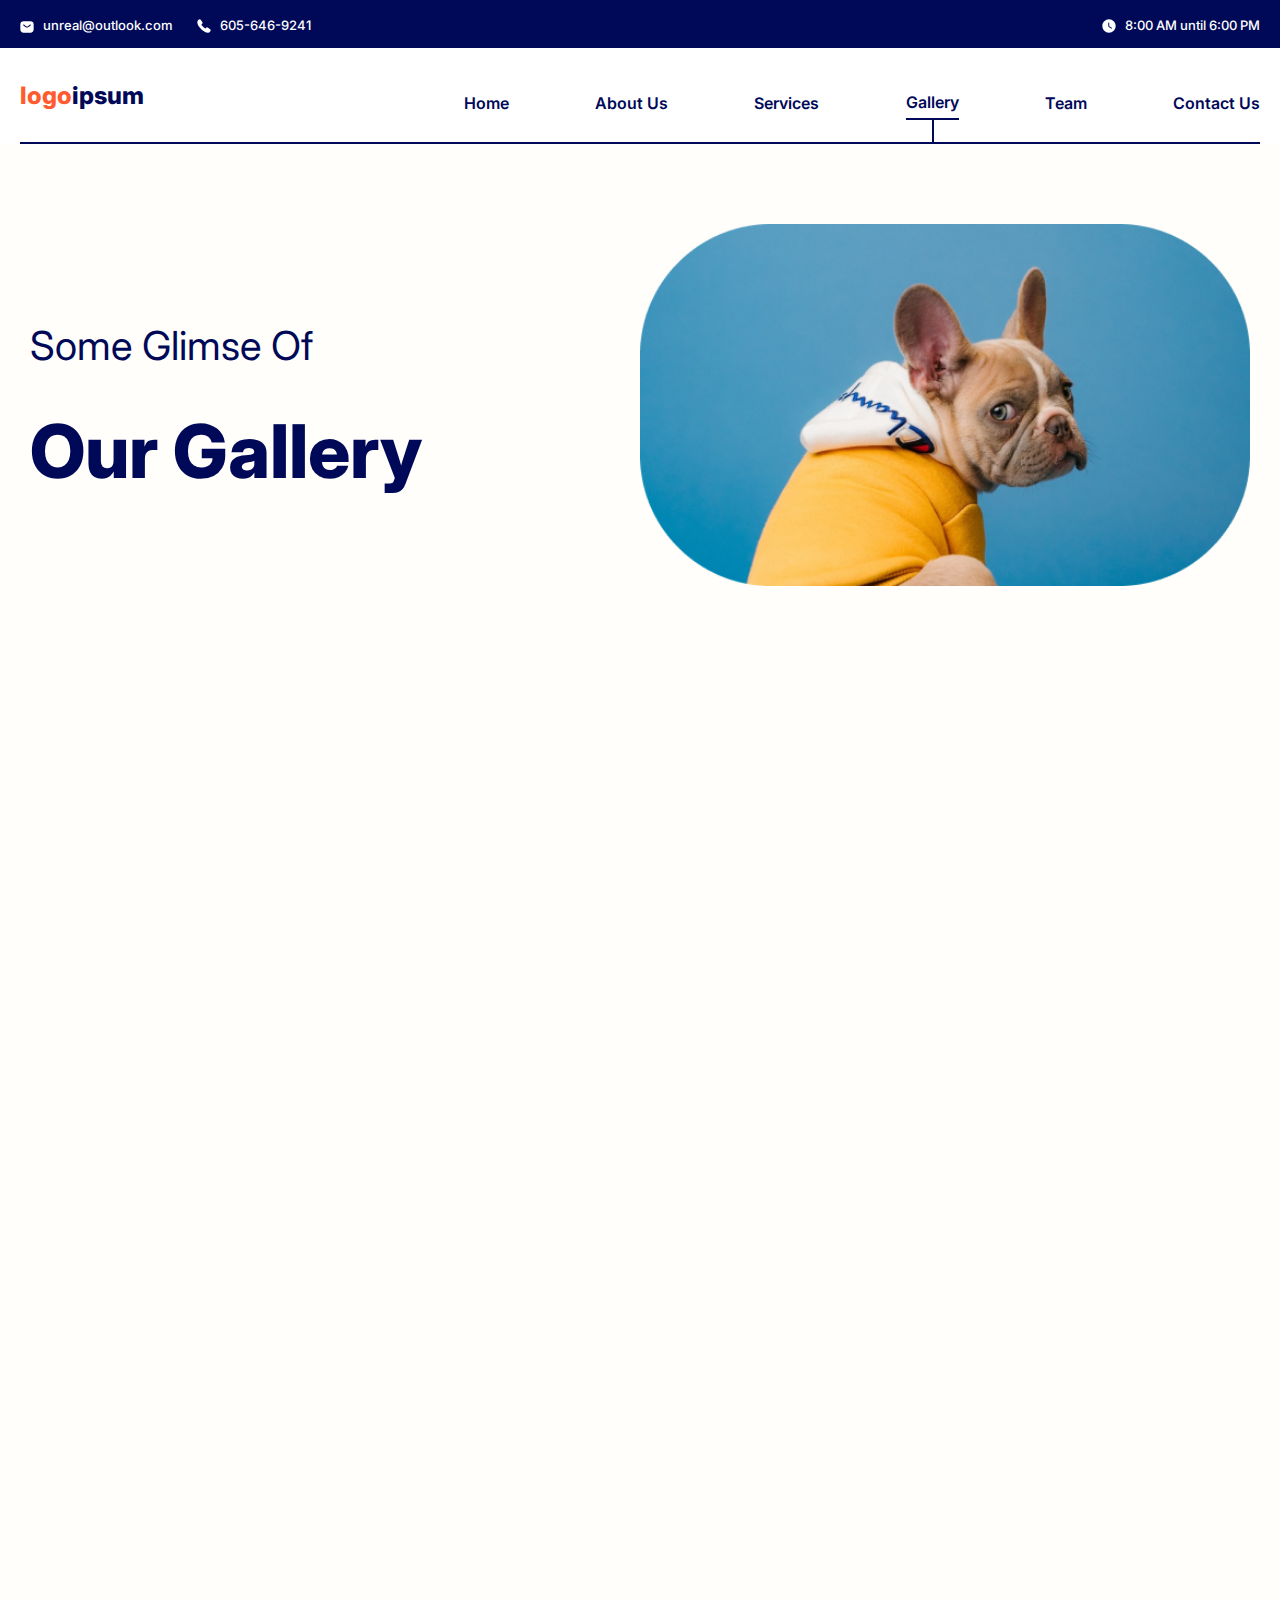
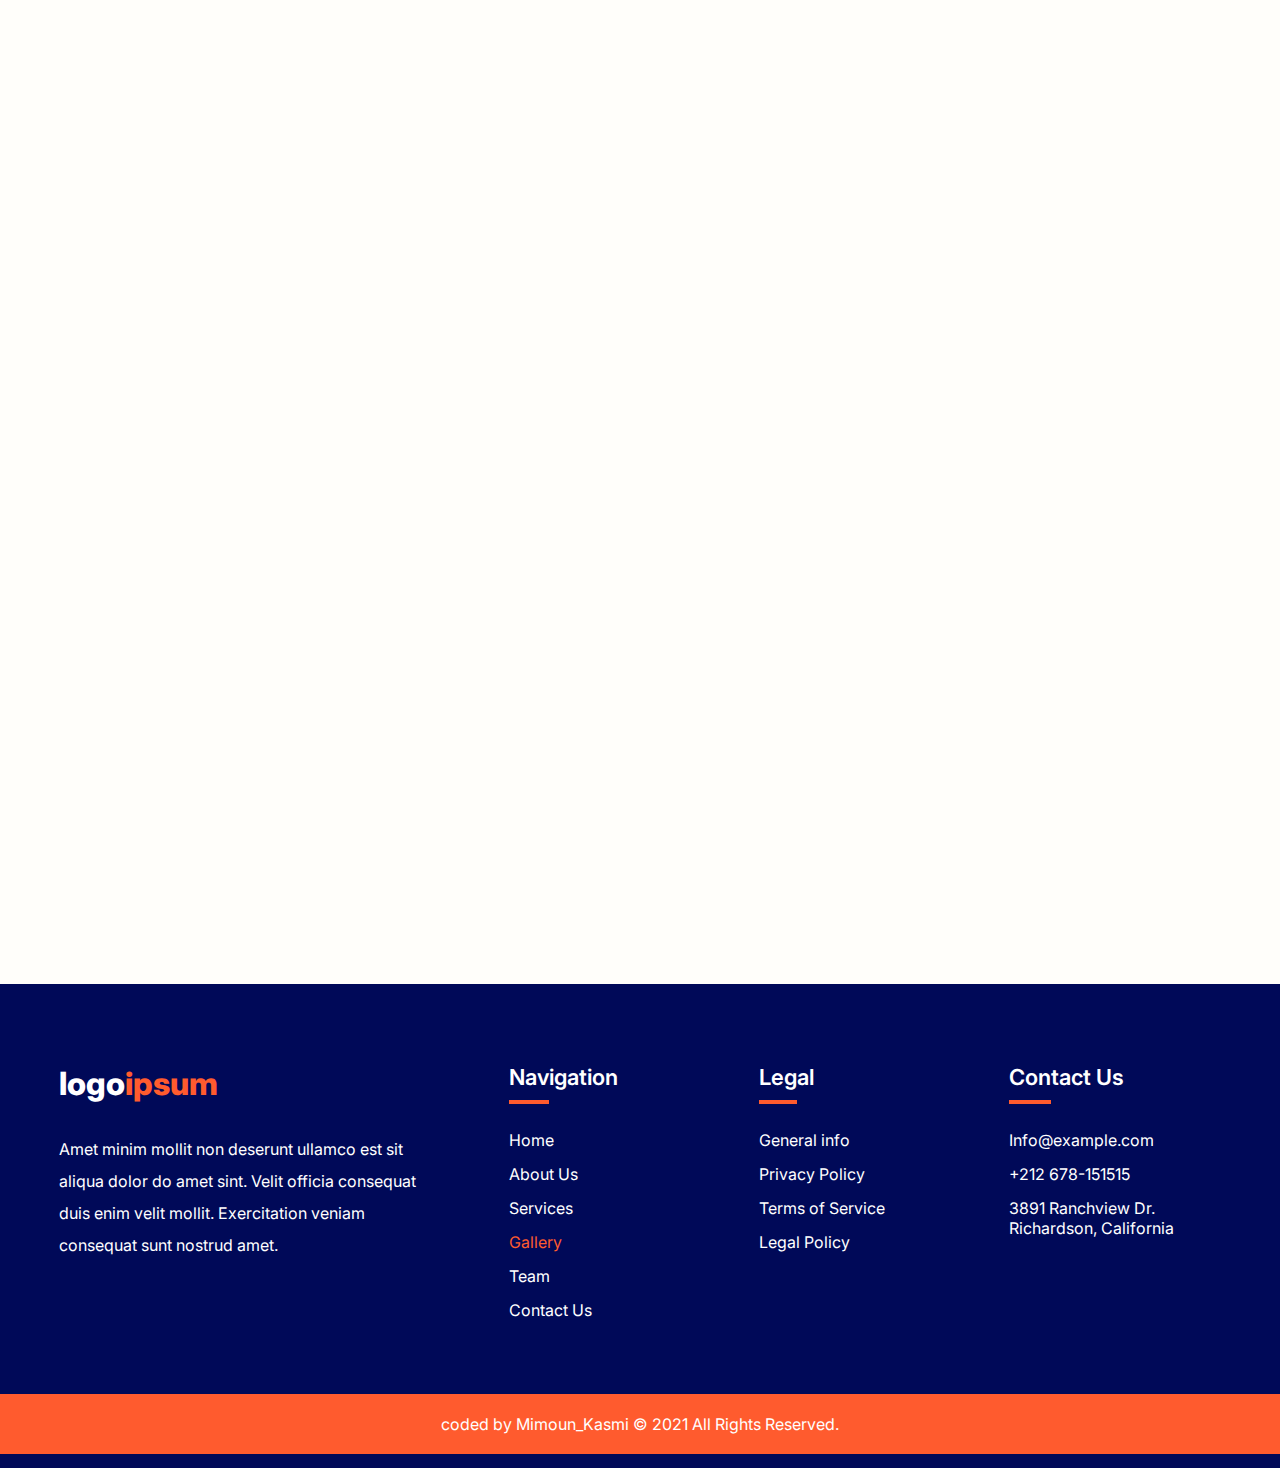
<file: pages/gallery.html>
<!DOCTYPE html>
<html lang="en">
<head>
  <meta charset="UTF-8">
  <meta http-equiv="X-UA-Compatible" content="IE=edge">
  <meta name="viewport" content="width=device-width, initial-scale=1.0">
  <title>Pet Hospital</title>
  <link rel="preconnect" href="https://fonts.googleapis.com">
  <link rel="preconnect" href="https://fonts.gstatic.com" crossorigin>
  <link href="https://fonts.googleapis.com/css2?family=Inter:wght@200;400;500;600;700;800&display=swap" rel="stylesheet"> 
  <link rel="stylesheet" href="../css/main.css">
</head>
<body>
  <div class="top-bar">
    <div class="container">
      <div class="left">
        <p>
          <svg width="14" height="12" viewBox="0 0 14 12" fill="none" xmlns="http://www.w3.org/2000/svg">
            <path d="M10.3333 0.333435H3.66665C1.66665 0.333435 0.333313 1.33344 0.333313 3.66677V8.33344C0.333313 10.6668 1.66665 11.6668 3.66665 11.6668H10.3333C12.3333 11.6668 13.6666 10.6668 13.6666 8.33344V3.66677C13.6666 1.33344 12.3333 0.333435 10.3333 0.333435ZM10.6466 4.39344L8.55998 6.0601C8.11998 6.41344 7.55998 6.58677 6.99998 6.58677C6.43998 6.58677 5.87331 6.41344 5.43998 6.0601L3.35331 4.39344C3.13998 4.2201 3.10665 3.9001 3.27331 3.68677C3.44665 3.47343 3.75998 3.43344 3.97331 3.60677L6.05998 5.27344C6.56665 5.6801 7.42665 5.6801 7.93331 5.27344L10.02 3.60677C10.2333 3.43344 10.5533 3.46677 10.72 3.68677C10.8933 3.9001 10.86 4.2201 10.6466 4.39344Z" fill="white"/>
            </svg>
            
          unreal@outlook.com
          </p>
          <p>
            <svg width="14" height="14" viewBox="0 0 14 14" fill="none" xmlns="http://www.w3.org/2000/svg">
              <path d="M13.6466 11.22C13.6466 11.46 13.5933 11.7067 13.48 11.9467C13.3666 12.1867 13.22 12.4134 13.0266 12.6267C12.7 12.9867 12.34 13.2467 11.9333 13.4134C11.5333 13.58 11.1 13.6667 10.6333 13.6667C9.95332 13.6667 9.22665 13.5067 8.45998 13.18C7.69331 12.8534 6.92665 12.4134 6.16665 11.86C5.39998 11.3 4.67331 10.68 3.97998 9.99337C3.29331 9.30004 2.67331 8.57337 2.11998 7.81337C1.57331 7.05337 1.13331 6.29337 0.813313 5.54004C0.493313 4.78004 0.333313 4.05337 0.333313 3.36004C0.333313 2.90671 0.413313 2.47337 0.573313 2.07337C0.733313 1.66671 0.986646 1.29337 1.33998 0.960041C1.76665 0.540041 2.23331 0.333374 2.72665 0.333374C2.91331 0.333374 3.09998 0.373374 3.26665 0.453374C3.43998 0.533374 3.59331 0.653374 3.71331 0.826707L5.25998 3.00671C5.37998 3.17337 5.46665 3.32671 5.52665 3.47337C5.58665 3.61337 5.61998 3.75337 5.61998 3.88004C5.61998 4.04004 5.57331 4.20004 5.47998 4.35337C5.39331 4.50671 5.26665 4.66671 5.10665 4.82671L4.59998 5.35337C4.52665 5.42671 4.49331 5.51337 4.49331 5.62004C4.49331 5.67337 4.49998 5.72004 4.51331 5.77337C4.53331 5.82671 4.55331 5.86671 4.56665 5.90671C4.68665 6.12671 4.89331 6.41337 5.18665 6.76004C5.48665 7.10671 5.80665 7.46004 6.15331 7.81337C6.51331 8.16671 6.85998 8.49337 7.21331 8.79337C7.55998 9.08671 7.84665 9.28671 8.07331 9.40671C8.10665 9.42004 8.14665 9.44004 8.19331 9.46004C8.24665 9.48004 8.29998 9.48671 8.35998 9.48671C8.47331 9.48671 8.55998 9.44671 8.63331 9.37337L9.13998 8.87337C9.30665 8.70671 9.46665 8.58004 9.61998 8.50004C9.77332 8.40671 9.92665 8.36004 10.0933 8.36004C10.22 8.36004 10.3533 8.38671 10.5 8.44671C10.6466 8.50671 10.8 8.59337 10.9666 8.70671L13.1733 10.2734C13.3466 10.3934 13.4666 10.5334 13.54 10.7C13.6066 10.8667 13.6466 11.0334 13.6466 11.22Z" fill="white"/>
              </svg>              
            605-646-9241
          </p>
      </div>
      <div class="time">
        <p>
          <svg width="14" height="14" viewBox="0 0 14 14" fill="none" xmlns="http://www.w3.org/2000/svg">
            <path d="M6.99998 0.333374C3.32665 0.333374 0.333313 3.32671 0.333313 7.00004C0.333313 10.6734 3.32665 13.6667 6.99998 13.6667C10.6733 13.6667 13.6666 10.6734 13.6666 7.00004C13.6666 3.32671 10.6733 0.333374 6.99998 0.333374ZM9.89998 9.38004C9.80665 9.54004 9.63998 9.62671 9.46665 9.62671C9.37998 9.62671 9.29331 9.60671 9.21331 9.55337L7.14665 8.32004C6.63331 8.01337 6.25331 7.34004 6.25331 6.74671V4.01337C6.25331 3.74004 6.47998 3.51337 6.75331 3.51337C7.02665 3.51337 7.25331 3.74004 7.25331 4.01337V6.74671C7.25331 6.98671 7.45331 7.34004 7.65998 7.46004L9.72665 8.69337C9.96665 8.83337 10.0466 9.14004 9.89998 9.38004Z" fill="white"/>
            </svg>            
            8:00 AM until 6:00 PM
        </p>
      </div>
    </div>
  </div>

  <header>
    <div class="container">
      <div class="logo">
        <h1>logo<span>ipsum</span></h1>
      </div>
      <div class="toggle">
        <img src="../imgs/bar.png" alt="humberger bar">
      </div>
      <div class="nav">
        <ul>
          <li><a href="../index.html">Home</a></li>
          <li><a href="./about.html">About Us</a></li>
          <li><a href="./services.html">Services</a></li>
          <li class="active"><a href="./gallery.html">Gallery</a></li>
          <li><a href="./team.html">Team</a></li>
          <li><a href="./contact.html">Contact Us</a></li>
        </ul>
      </div>
    </div>
  </header>

  <main>
    <!-- this is gallery title section  -->
    <section class="gallery-title">
      <div class="container">
        <div class="g-text">
          <h1>
            <span>some glimse of</span>
            <br>
            Our Gallery
          </h1>
        </div>
        <div class="g-img">
          <img class="pic_1" src="../imgs/pets_1.png" alt="Pets picture">
        </div>
      </div>
    </section>
    
    <!-- this is the gallery images section  -->
    <section class="gallery-images">
      <div class="container">
        <div class="img-wrapper">
          <img src="../imgs/gallery_1.png" alt="pet image">
          <div class="overly">
            <h2>Picture desc title</h2>
            <p>05 Mar 22</p>
          </div>
        </div>
        <div class="img-wrapper">
          <img src="../imgs/gallery_2.png" alt="pet image">
          <div class="overly">
            <h2>Picture desc title</h2>
            <p>05 Mar 22</p>
          </div>
        </div>
        <div class="img-wrapper">
          <img src="../imgs/gallery_3.png" alt="pet image">
          <div class="overly">
            <h2>Picture desc title</h2>
            <p>05 Mar 22</p>
          </div>
        </div>
        <div class="img-wrapper">
          <img src="../imgs/gallery_4.png" alt="pet image">
          <div class="overly">
            <h2>Picture desc title</h2>
            <p>05 Mar 22</p>
          </div>
        </div>
        <div class="img-wrapper">
          <img src="../imgs/gallery_5.png" alt="pet image">
          <div class="overly">
            <h2>Picture desc title</h2>
            <p>05 Mar 22</p>
          </div>
        </div>
        <div class="img-wrapper">
          <img src="../imgs/gallery_6.png" alt="pet image">
          <div class="overly">
            <h2>Picture desc title</h2>
            <p>05 Mar 22</p>
          </div>
        </div>
        <div class="img-wrapper">
          <img src="../imgs/gallery_7.png" alt="pet image">
          <div class="overly">
            <h2>Picture desc title</h2>
            <p>05 Mar 22</p>
          </div>
        </div>
        <div class="img-wrapper">
          <img src="../imgs/gallery_8.png" alt="pet image">
          <div class="overly">
            <h2>Picture desc title</h2>
            <p>05 Mar 22</p>
          </div>
        </div>
        <div class="img-wrapper">
          <img src="../imgs/gallery_9.png" alt="pet image">
          <div class="overly">
            <h2>Picture desc title</h2>
            <p>05 Mar 22</p>
          </div>
        </div>
        <div class="img-wrapper">
          <img src="../imgs/gallery_10.png" alt="pet image">
          <div class="overly">
            <h2>Picture desc title</h2>
            <p>05 Mar 22</p>
          </div>
        </div>
        <div class="img-wrapper">
          <img src="../imgs/gallery_11.png" alt="pet image">
          <div class="overly">
            <h2>Picture desc title</h2>
            <p>05 Mar 22</p>
          </div>
        </div>
        <div class="img-wrapper">
          <img src="../imgs/gallery_12.png" alt="pet image">
          <div class="overly">
            <h2>Picture desc title</h2>
            <p>05 Mar 22</p>
          </div>
        </div>
      </div>
      <div class="load">
        <a href="#">
          Load More
          <svg viewBox="0 0 19 19" fill="none" xmlns="http://www.w3.org/2000/svg">
            <path d="M19 1.575C19 1.17718 18.842 0.795644 18.5607 0.51434C18.2794 0.233035 17.8978 0.0750003 17.5 0.0750003L5.5 0C5.10217 0 4.72064 0.158036 4.43934 0.43934C4.15804 0.720645 4 1.10218 4 1.5C4 1.89782 4.15804 2.27936 4.43934 2.56066C4.72064 2.84196 5.10217 3 5.5 3H13.84L1.435 15.435C1.29441 15.5744 1.18282 15.7403 1.10666 15.9231C1.03051 16.1059 0.991302 16.302 0.991302 16.5C0.991302 16.698 1.03051 16.8941 1.10666 17.0769C1.18282 17.2597 1.29441 17.4256 1.435 17.565C1.57444 17.7056 1.74035 17.8172 1.92313 17.8933C2.10592 17.9695 2.30198 18.0087 2.5 18.0087C2.69802 18.0087 2.89408 17.9695 3.07686 17.8933C3.25965 17.8172 3.42556 17.7056 3.565 17.565L16 5.13V13.5C16 13.8978 16.158 14.2794 16.4393 14.5607C16.7206 14.842 17.1022 15 17.5 15C17.8978 15 18.2794 14.842 18.5607 14.5607C18.842 14.2794 19 13.8978 19 13.5V1.575Z" fill="white"/>
            </svg>
        </a>
      </div>
    </section>

    <span class="to-top-btn">top</span>
    
  </main>


    <!-- this is footer  -->
  <footer>
    <div class="container">
      <div class="description">
        <div class="logo">
          <h1>logo<span>ipsum</span></h1>
        </div>
        <p>
          Amet minim mollit non deserunt ullamco est 
          sit aliqua dolor do amet sint. Velit officia 
          consequat duis enim velit mollit. Exercitation 
          veniam consequat sunt nostrud amet.
        </p>
      </div>
      <div class="navigation">
        <h2><span>nav</span>igation</h2>
        <ul>
          <li><a href="../index.html">Home</a></li>
          <li><a href="./about.html">About Us</a></li>
          <li><a href="./services.html">Services</a></li>
          <li class="active"><a href="./gallery.html">Gallery</a></li>
          <li><a href="./team.html">Team</a></li>
          <li><a href="./contact.html">Contact Us</a></li>
        </ul>
      </div>
      <div class="legal">
        <h2><span>leg</span>al</h2>
        <ul>
          <li>General info</li>
          <li>Privacy Policy</li>
          <li>Terms of Service</li>
          <li>Legal Policy</li>
        </ul>
      </div>
      <div class="contact">
        <h2><span>con</span>tact us</h2>
        <ul>
          <li>Info@example.com</li>
          <li>+212 678-151515</li>
          <li>3891 Ranchview Dr. Richardson, California</li>
        </ul>
      </div>
    </div>
    <div class="copyright">
      <p>coded by Mimoun_Kasmi © 2021 All Rights Reserved. </p>
    </div>
  </footer>
  <script src="../js/main.js"></script>
</body>
</html>
</file>
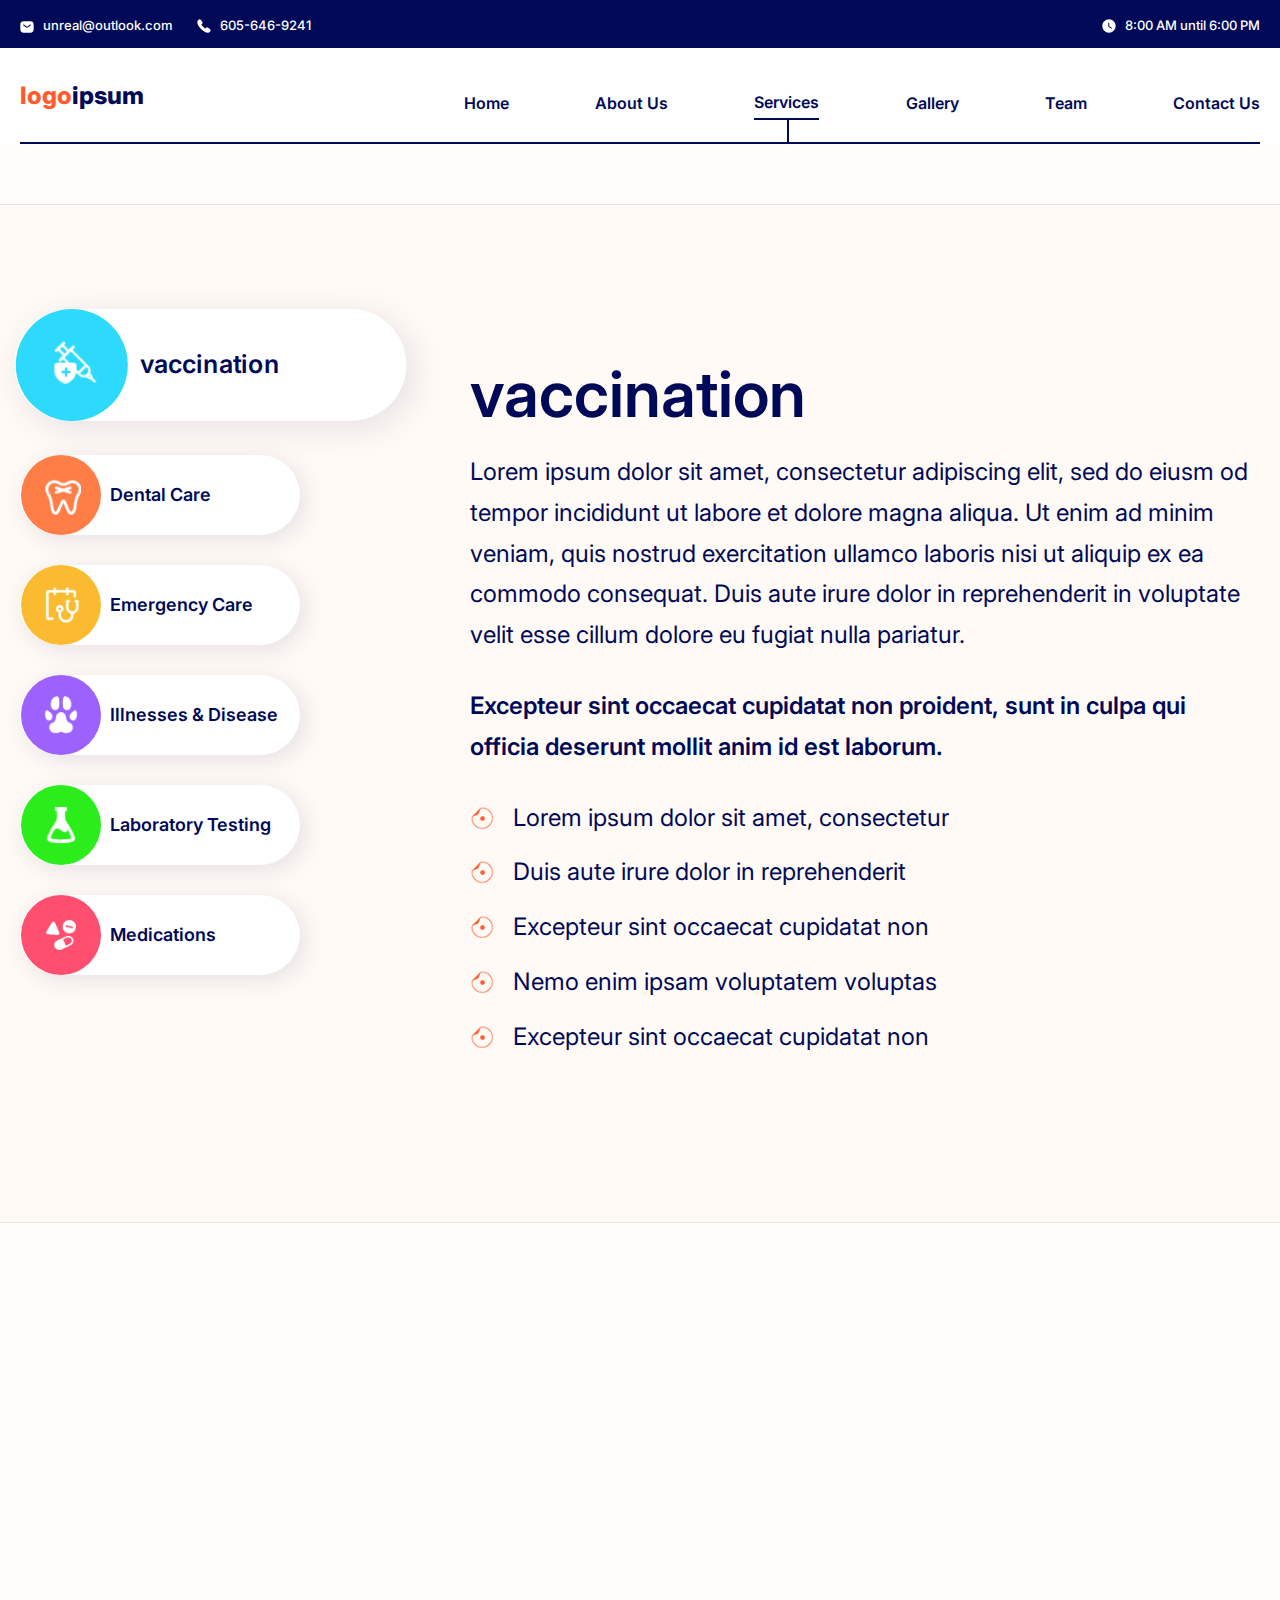
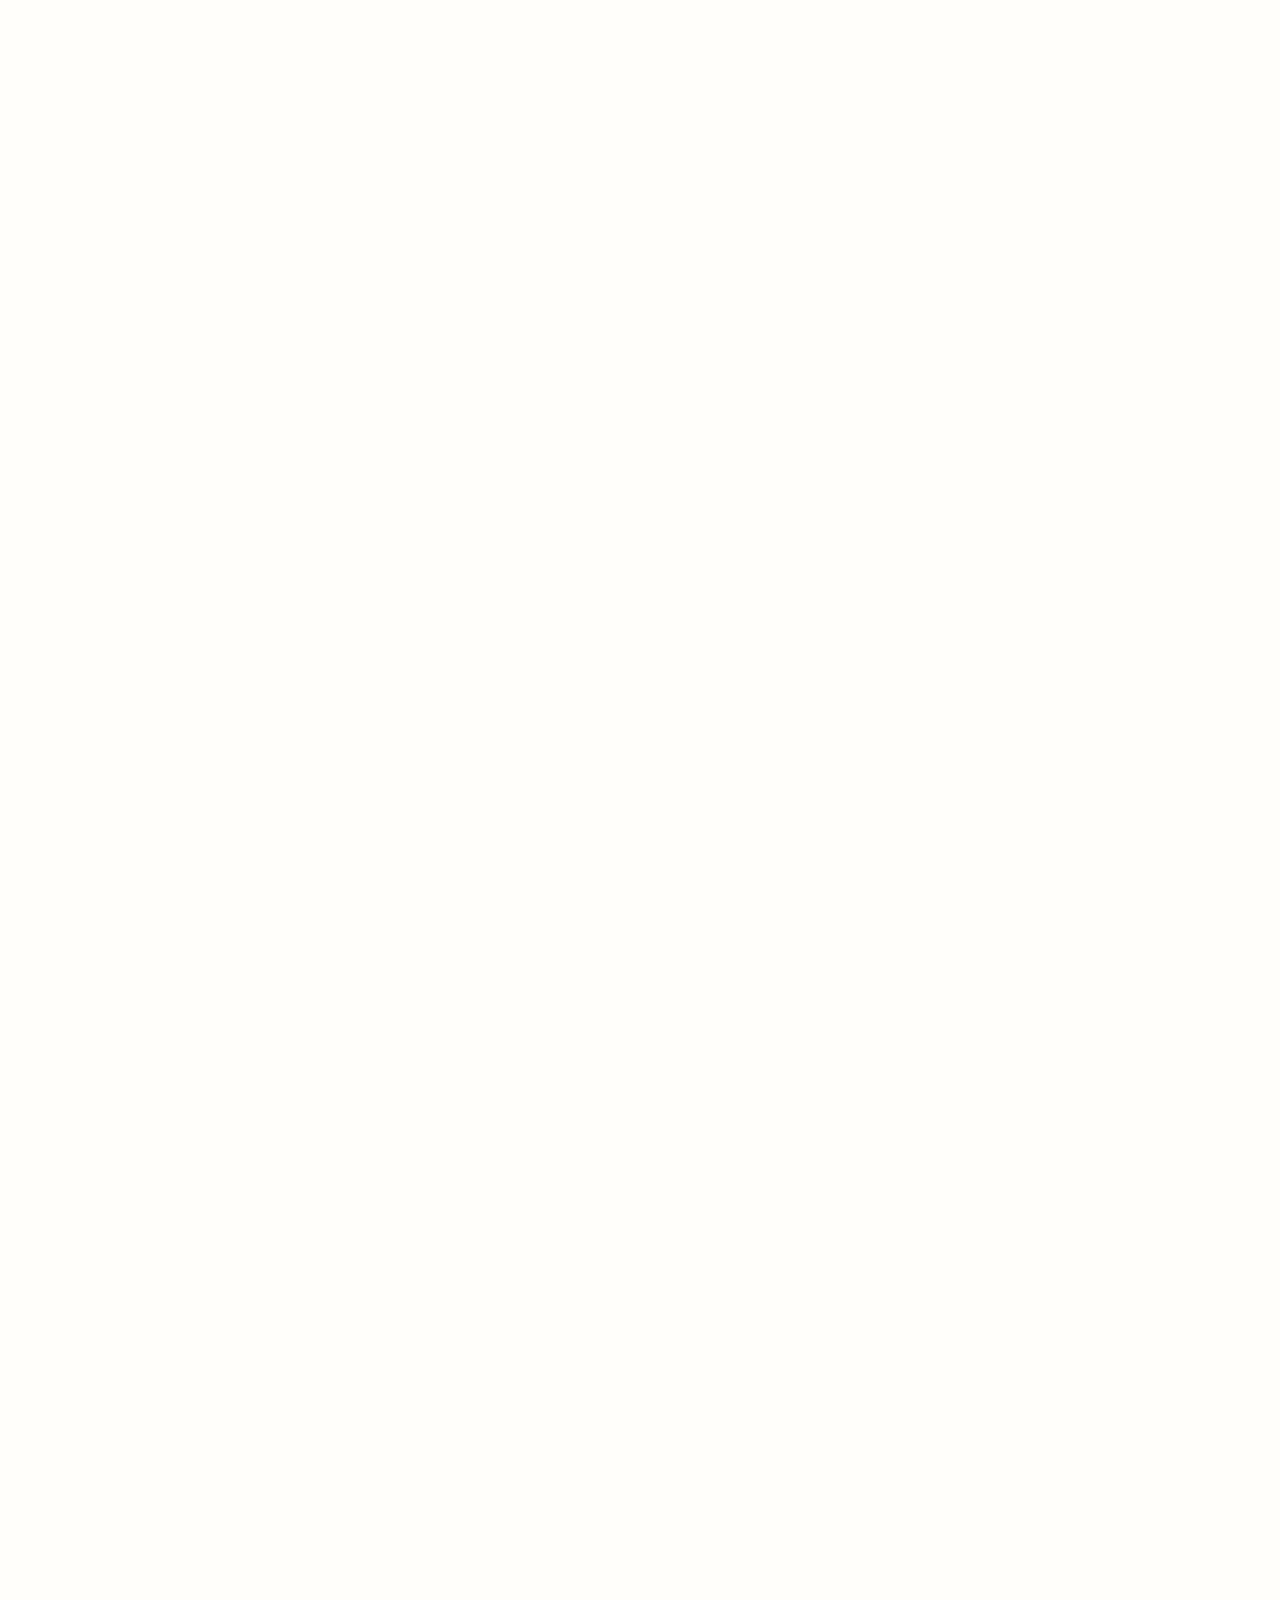
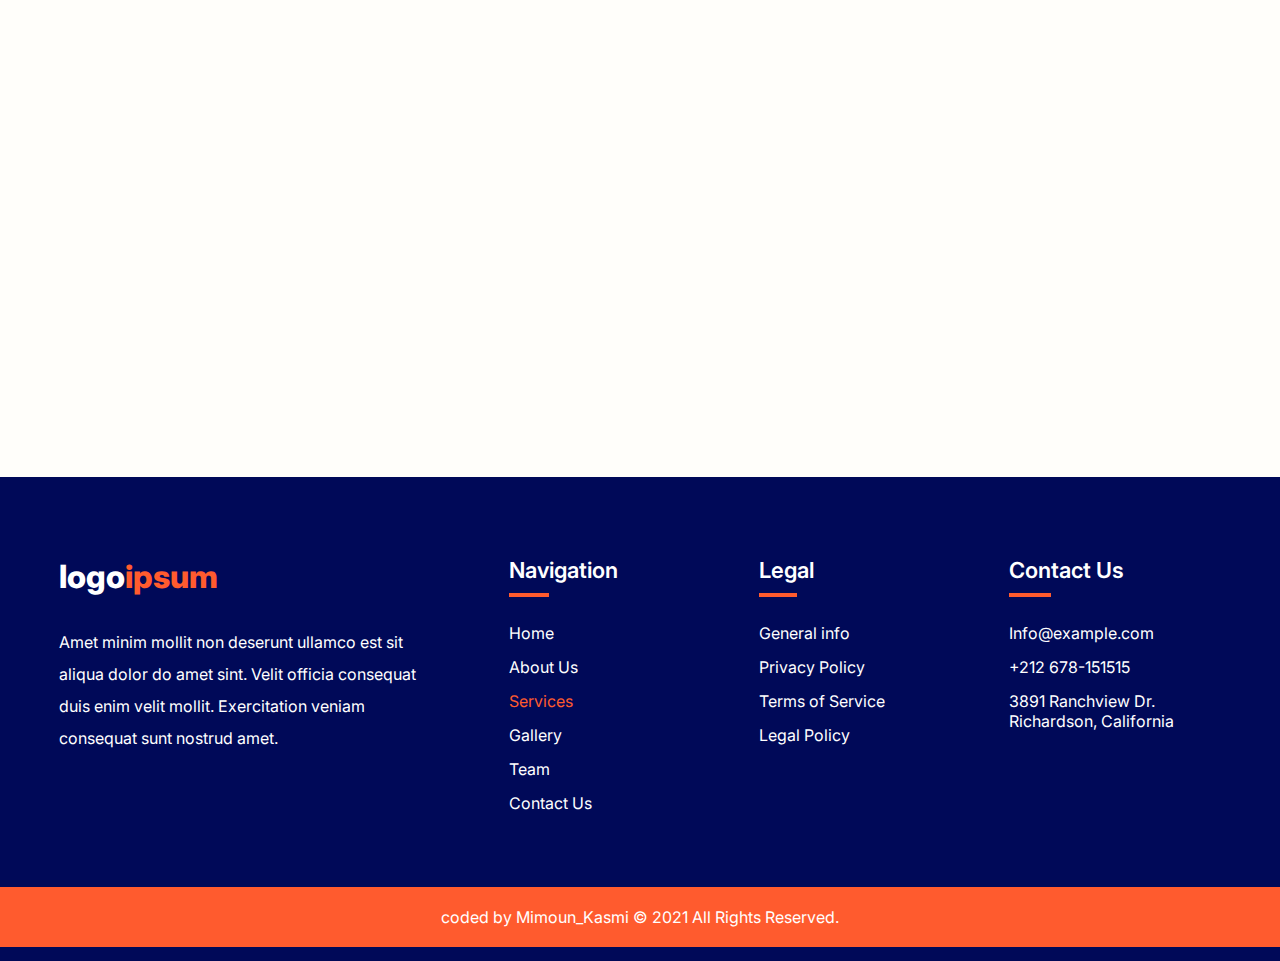
<file: pages/services-detail.html>
<!DOCTYPE html>
<html lang="en">
<head>
  <meta charset="UTF-8">
  <meta http-equiv="X-UA-Compatible" content="IE=edge">
  <meta name="viewport" content="width=device-width, initial-scale=1.0">
  <title>Pet Hospital</title>
  <link rel="preconnect" href="https://fonts.googleapis.com">
  <link rel="preconnect" href="https://fonts.gstatic.com" crossorigin>
  <link href="https://fonts.googleapis.com/css2?family=Inter:wght@200;400;500;600;700;800&display=swap" rel="stylesheet"> 
  <link rel="stylesheet" href="../css/main.css">
</head>
<body>
  <div class="top-bar">
    <div class="container">
      <div class="left">
        <p>
          <svg width="14" height="12" viewBox="0 0 14 12" fill="none" xmlns="http://www.w3.org/2000/svg">
            <path d="M10.3333 0.333435H3.66665C1.66665 0.333435 0.333313 1.33344 0.333313 3.66677V8.33344C0.333313 10.6668 1.66665 11.6668 3.66665 11.6668H10.3333C12.3333 11.6668 13.6666 10.6668 13.6666 8.33344V3.66677C13.6666 1.33344 12.3333 0.333435 10.3333 0.333435ZM10.6466 4.39344L8.55998 6.0601C8.11998 6.41344 7.55998 6.58677 6.99998 6.58677C6.43998 6.58677 5.87331 6.41344 5.43998 6.0601L3.35331 4.39344C3.13998 4.2201 3.10665 3.9001 3.27331 3.68677C3.44665 3.47343 3.75998 3.43344 3.97331 3.60677L6.05998 5.27344C6.56665 5.6801 7.42665 5.6801 7.93331 5.27344L10.02 3.60677C10.2333 3.43344 10.5533 3.46677 10.72 3.68677C10.8933 3.9001 10.86 4.2201 10.6466 4.39344Z" fill="white"/>
            </svg>
            
          unreal@outlook.com
          </p>
          <p>
            <svg width="14" height="14" viewBox="0 0 14 14" fill="none" xmlns="http://www.w3.org/2000/svg">
              <path d="M13.6466 11.22C13.6466 11.46 13.5933 11.7067 13.48 11.9467C13.3666 12.1867 13.22 12.4134 13.0266 12.6267C12.7 12.9867 12.34 13.2467 11.9333 13.4134C11.5333 13.58 11.1 13.6667 10.6333 13.6667C9.95332 13.6667 9.22665 13.5067 8.45998 13.18C7.69331 12.8534 6.92665 12.4134 6.16665 11.86C5.39998 11.3 4.67331 10.68 3.97998 9.99337C3.29331 9.30004 2.67331 8.57337 2.11998 7.81337C1.57331 7.05337 1.13331 6.29337 0.813313 5.54004C0.493313 4.78004 0.333313 4.05337 0.333313 3.36004C0.333313 2.90671 0.413313 2.47337 0.573313 2.07337C0.733313 1.66671 0.986646 1.29337 1.33998 0.960041C1.76665 0.540041 2.23331 0.333374 2.72665 0.333374C2.91331 0.333374 3.09998 0.373374 3.26665 0.453374C3.43998 0.533374 3.59331 0.653374 3.71331 0.826707L5.25998 3.00671C5.37998 3.17337 5.46665 3.32671 5.52665 3.47337C5.58665 3.61337 5.61998 3.75337 5.61998 3.88004C5.61998 4.04004 5.57331 4.20004 5.47998 4.35337C5.39331 4.50671 5.26665 4.66671 5.10665 4.82671L4.59998 5.35337C4.52665 5.42671 4.49331 5.51337 4.49331 5.62004C4.49331 5.67337 4.49998 5.72004 4.51331 5.77337C4.53331 5.82671 4.55331 5.86671 4.56665 5.90671C4.68665 6.12671 4.89331 6.41337 5.18665 6.76004C5.48665 7.10671 5.80665 7.46004 6.15331 7.81337C6.51331 8.16671 6.85998 8.49337 7.21331 8.79337C7.55998 9.08671 7.84665 9.28671 8.07331 9.40671C8.10665 9.42004 8.14665 9.44004 8.19331 9.46004C8.24665 9.48004 8.29998 9.48671 8.35998 9.48671C8.47331 9.48671 8.55998 9.44671 8.63331 9.37337L9.13998 8.87337C9.30665 8.70671 9.46665 8.58004 9.61998 8.50004C9.77332 8.40671 9.92665 8.36004 10.0933 8.36004C10.22 8.36004 10.3533 8.38671 10.5 8.44671C10.6466 8.50671 10.8 8.59337 10.9666 8.70671L13.1733 10.2734C13.3466 10.3934 13.4666 10.5334 13.54 10.7C13.6066 10.8667 13.6466 11.0334 13.6466 11.22Z" fill="white"/>
              </svg>              
            605-646-9241
          </p>
      </div>
      <div class="time">
        <p>
          <svg width="14" height="14" viewBox="0 0 14 14" fill="none" xmlns="http://www.w3.org/2000/svg">
            <path d="M6.99998 0.333374C3.32665 0.333374 0.333313 3.32671 0.333313 7.00004C0.333313 10.6734 3.32665 13.6667 6.99998 13.6667C10.6733 13.6667 13.6666 10.6734 13.6666 7.00004C13.6666 3.32671 10.6733 0.333374 6.99998 0.333374ZM9.89998 9.38004C9.80665 9.54004 9.63998 9.62671 9.46665 9.62671C9.37998 9.62671 9.29331 9.60671 9.21331 9.55337L7.14665 8.32004C6.63331 8.01337 6.25331 7.34004 6.25331 6.74671V4.01337C6.25331 3.74004 6.47998 3.51337 6.75331 3.51337C7.02665 3.51337 7.25331 3.74004 7.25331 4.01337V6.74671C7.25331 6.98671 7.45331 7.34004 7.65998 7.46004L9.72665 8.69337C9.96665 8.83337 10.0466 9.14004 9.89998 9.38004Z" fill="white"/>
            </svg>            
            8:00 AM until 6:00 PM
        </p>
      </div>
    </div>
  </div>

  <header>
    <div class="container">
      <div class="logo">
        <h1>logo<span>ipsum</span></h1>
      </div>
      <div class="toggle">
        <img src="../imgs/bar.png" alt="humberger bar">
      </div>
      <div class="nav">
        <ul>
          <li><a href="../index.html">Home</a></li>
          <li><a href="./about.html">About Us</a></li>
          <li class="active"><a href="./services.html">Services</a></li>
          <li><a href="./gallery.html">Gallery</a></li>
          <li><a href="./team.html">Team</a></li>
          <li><a href="./contact.html">Contact Us</a></li>
        </ul>
      </div>
    </div>
  </header>

  <main>

    <!-- this is our services details  section  -->
    <section class="services-detail">
      <div class="container">
        <div class="aside">
          <div class="s-cat active">
            <div class="icon_circle icon1">
              <img src="../imgs/vaccine.png" alt="service vaccine">
            </div>
            <h1 class="service_name">vaccination</h1>
          </div>
          <div class="s-cat">
            <div class="icon_circle icon2">
              <img src="../imgs/teeth.png" alt="service Dental Care">
            </div>
            <h1 class="service_name">Dental Care</h1>
          </div>
          <div class="s-cat">
            <div class="icon_circle icon3">
              <img src="../imgs/medical.png" alt="service Emergency
              Care">
            </div>
            <h1 class="service_name">Emergency
              Care</h1>
          </div>
          <div class="s-cat">
            <div class="icon_circle icon4">
              <img src="../imgs/map_pet.png" alt="service Illnesses &
              Disease">
            </div>
            <h1 class="service_name">Illnesses &
              Disease</h1>
          </div>
          <div class="s-cat">
            <div class="icon_circle icon5">
              <img src="../imgs/lab-flask.png" alt="service Laboratory
              Testing">
            </div>
            <h1 class="service_name">Laboratory Testing</h1>
          </div>
          <div class="s-cat">
            <div class="icon_circle icon6">
              <img src="../imgs/medicines.png" alt="service Medications">
            </div>
            <h1 class="service_name">Medications</h1>
          </div>
        </div>

        <div class="details">
          <h1 class="sub-title">vaccination</h1>
          <p class="para_1">
            Lorem ipsum dolor sit amet, consectetur adipiscing elit, sed do 
            eiusm od tempor incididunt ut labore et dolore magna aliqua. 
            Ut enim ad minim veniam, quis nostrud exercitation ullamco 
            laboris nisi ut aliquip ex ea commodo consequat. Duis aute 
            irure dolor in reprehenderit in voluptate velit esse cillum dolore 
            eu fugiat nulla pariatur. 
          </p>
          <h4>
            Excepteur sint occaecat cupidatat non proident, sunt in culpa 
            qui officia deserunt mollit anim id est laborum.
          </h4>
          <ul>
            <li class="para_1"><img src="../imgs/raphael_sticker.png" alt="sticker"> Lorem ipsum dolor sit amet, consectetur</li>
            <li class="para_1"><img src="../imgs/raphael_sticker.png" alt="sticker"> Duis aute irure dolor in reprehenderit</li>
            <li class="para_1"><img src="../imgs/raphael_sticker.png" alt="sticker"> Excepteur sint occaecat cupidatat non</li>
            <li class="para_1"><img src="../imgs/raphael_sticker.png" alt="sticker"> Nemo enim ipsam voluptatem voluptas</li>
            <li class="para_1"><img src="../imgs/raphael_sticker.png" alt="sticker"> Excepteur sint occaecat cupidatat non</li>
          </ul>
        </div>
      </div>
      
    </section>

    <!-- this is a book appointment section  -->
    <section class="appointment marg-80">
      <div class="container">
        <img class="vector v1" src="../imgs/Vector.png" alt="vector">
        <img class="vector v2" src="../imgs/ion_paw-sharp.png" alt="vector">
        <img class="vector v3" src="../imgs/ion_paw-sharp-2.png" alt="vector">
        <img class="vector v4" src="../imgs/ic_round-blur-on.png" alt="vector">
        <div class="app-text">
          <h1><span>Do not</span><br>Forgot About your Pets</h1>
          <p class="para_1">Lorem ipsum dolor sit amet, consectetur
            adipiscing elit, sed do eiusmod.</p>
        </div>
        <div class="app-form">
          <h1>Book an Appointment</h1>
          <form>
            <div class="half">
              <label for="first name">First Name</label><br>
              <input type="text" name="first name" placeholder="your first name">
            </div>
            <div class="half">
              <label for="last name">Last Name</label><br>
              <input type="text" name="last name" placeholder="your last name">
            </div>
            <div class="half">
              <label for="email">Email ID</label><br>
              <input type="email" name="email" placeholder="your eamil">
            </div>
            <div class="half">
              <label for="mobile">Mobile No.</label><br>
              <input type="tel" name="mobile" placeholder="your first name">
            </div>
            <div class="all">
              <label for="department">Department</label><br>
              <select name="department" >
                <option>select department</option>
                <option>department_1</option>
              </select>
            </div>
            <div class="half">
              <label for="date">Date</label><br>
              <input type="date" name="date" placeholder="select date">
            </div>
            <div class="half">
              <label for="time">Time</label><br>
              <input type="time" name="time" placeholder="your time">
            </div>
            <div class="submit"><input type="submit" value="Submit"></div>
          </form>
        </div>
      </div>
    </section>

    <!-- this is testimonial section  -->
    <section class="testimonial">
      <div class="container">
        <div class="test-title">
          <h1 class="sub-title">Testimonial</h1>
          <p class="para_1">Lorem ipsum dolor sit amet, daf consectetur adipiscing elit
            do eiusmod tempor incididunt ut labore et dolore.
          </p>
        </div>
        <div class="test-wrapper">
          <div id="client-test" class="client-test" style="left: 0px;">
            <div class="test">
              <img class="border" src="../imgs/Subtract.png" alt="border">
              <div class="test-img">
                <img src="../imgs/avatar_1.png" alt="client avatar">
              </div>
              <div class="test-text">
                <h3>Esther Howard</h3>
                <h5>CEO, Tatabata</h5>
                <p class="para_2">
                  Lorem ipsum dolor sit amet, daf
                  consectetur adipiscing elit don
                  eiusmod tempor incididunt ut
                  labore et dolore.
                </p>
              </div>
            </div>
            <div class="test">
              <img class="border" src="../imgs/Subtract.png" alt="border">
              <div class="test-img">
                <img src="../imgs/avatar_2.png" alt="client avatar">
              </div>
              <div class="test-text">
                <h3>Leslie Alexander</h3>
                <h5>CEO, Bagru Tech</h5>
                <p class="para_2">
                  Lorem ipsum dolor sit amet, daf
                  consectetur adipiscing elit don
                  eiusmod tempor incididunt ut
                  labore et dolore.
                </p>
              </div>
            </div>
            <div class="test">
              <img class="border" src="../imgs/Subtract.png" alt="border">
              <div class="test-img">
                <img src="../imgs/avatar_3.png" alt="client avatar">
              </div>
              <div class="test-text">
                <h3>Robert Fox</h3>
                <h5>CEO, Chamalako</h5>
                <p class="para_2">
                  Lorem ipsum dolor sit amet, daf
                  consectetur adipiscing elit don
                  eiusmod tempor incididunt ut
                  labore et dolore.
                </p>
              </div>
            </div>
            <div class="test">
              <img class="border" src="../imgs/Subtract.png" alt="border">
              <div class="test-img">
                <img src="../imgs/avatar_2.png" alt="client avatar">
              </div>
              <div class="test-text">
                <h3>Leslie Alexander</h3>
                <h5>CEO, Bagru Tech</h5>
                <p class="para_2">
                  Lorem ipsum dolor sit amet, daf
                  consectetur adipiscing elit don
                  eiusmod tempor incididunt ut
                  labore et dolore.
                </p>
              </div>
            </div>
            <div class="test">
              <img class="border" src="../imgs/Subtract.png" alt="border">
              <div class="test-img">
                <img src="../imgs/avatar_1.png" alt="client avatar">
              </div>
              <div class="test-text">
                <h3>Esther Howard</h3>
                <h5>CEO, Tatabata</h5>
                <p class="para_2">
                  Lorem ipsum dolor sit amet, daf
                  consectetur adipiscing elit don
                  eiusmod tempor incididunt ut
                  labore et dolore.
                </p>
              </div>
            </div>
          </div>
        </div>
        <div class="next-prev">
          <div id="prev-test" class="prev"> < </div>
          <div id="next-test" class="next active"> > </div>
        </div>
      </div>
    </section>

    <!-- this is a Blog & News section  -->
    <section class="blog">
      <div class="container">
        <div class="blog-title">
          <h1 class="sub-title">Blog & News</h1>
          <p class="para_1">Lorem ipsum dolor sit amet, daf consectetur adipiscing elit
            do eiusmod tempor incididunt ut labore et dolore.
          </p>
        </div>
        <div class="blog-wrapper">
          <div class="articles">
            <a href="blog.html">
              <div class="article">
                <div class="article-img">
                  <img src="../imgs/article1.png" alt="blog article">
                </div>
                <div class="article-text">
                  <h3>Consectetur adipiscing elit, sed do eiusmod temp</h3>
                  <p class="para_2">
                    Compressing the monitor won't do anything, we need to synthesize the cross-platform HTTP feed.
                  </p>
                </div>
                <div class="article-author">
                  <div class="author-img">
                    <img src="../imgs/author1.png" alt="author">
                  </div>
                  <div class="author-name">
                    <h5>Darlene Robertson</h5>
                    <p class="date">Dec 12, 2021</p>
                  </div>
                  <div class="more">
                    <img src="../imgs/more.png" alt="read more">
                  </div>
                </div>
              </div>
            </a>
            <a href="blog.html">
              <div class="article">
                <div class="article-img">
                  <img src="../imgs/article2.png" alt="blog article">
                </div>
                <div class="article-text">
                  <h3>Sed ut perspiciatis unde omnis iste natus error voluptatem</h3>
                  <p class="para_2">
                    Compressing the monitor won't do anything, we need to synthesize the cross-platform HTTP feed.
                  </p>
                </div>
                <div class="article-author">
                  <div class="author-img">
                    <img src="../imgs/author2.png" alt="author">
                  </div>
                  <div class="author-name">
                    <h5>Kristin Watson</h5>
                    <p class="date">Dec 12, 2021</p>
                  </div>
                  <div class="more">
                    <img src="../imgs/more.png" alt="read more">
                  </div>
                </div>
              </div>
            </a>
            <a href="blog.html">
              <div class="article">
                <div class="article-img">
                  <img src="../imgs/article1.png" alt="blog article">
                </div>
                <div class="article-text">
                  <h3>Nemo enim ipsam voluptatem quia voluptas sit aspernat</h3>
                  <p class="para_2">
                    Compressing the monitor won't do anything, we need to synthesize the cross-platform HTTP feed.
                  </p>
                </div>
                <div class="article-author">
                  <div class="author-img">
                    <img src="../imgs/author3.png" alt="author">
                  </div>
                  <div class="author-name">
                    <h5>Jenny Wilson</h5>
                    <p class="date">Dec 12, 2021</p>
                  </div>
                  <div class="more">
                    <img src="../imgs/more.png" alt="read more">
                  </div>
                </div>
              </div>
            </a>
            <a href="blog.html">
              <div class="article">
                <div class="article-img">
                  <img src="../imgs/article2.png" alt="blog article">
                </div>
                <div class="article-text">
                  <h3>Consectetur adipiscing elit, sed do eiusmod temp</h3>
                  <p class="para_2">
                    Compressing the monitor won't do anything, we need to synthesize the cross-platform HTTP feed.
                  </p>
                </div>
                <div class="article-author">
                  <div class="author-img">
                    <img src="../imgs/author2.png" alt="author">
                  </div>
                  <div class="author-name">
                    <h5>Darlene Robertson</h5>
                    <p class="date">Dec 12, 2021</p>
                  </div>
                  <div class="more">
                    <img src="../imgs/more.png" alt="read more">
                  </div>
                </div>
              </div>
            </a>
          </div>
        </div>
        <div class="next-prev">
          <div id="prev-blog" class="prev"> < </div>
          <div id="next-blog" class="next active"> > </div>
        </div>
      </div>
    </section>

    <span class="to-top-btn">top</span>

  </main>

  <!-- this is footer  -->
  <footer>
    <div class="container">
      <div class="description">
        <div class="logo">
          <h1>logo<span>ipsum</span></h1>
        </div>
        <p>
          Amet minim mollit non deserunt ullamco est 
          sit aliqua dolor do amet sint. Velit officia 
          consequat duis enim velit mollit. Exercitation 
          veniam consequat sunt nostrud amet.
        </p>
      </div>
      <div class="navigation">
        <h2><span>nav</span>igation</h2>
        <ul>
          <li><a href="../index.html">Home</a></li>
          <li><a href="./about.html">About Us</a></li>
          <li class="active"><a href="./services.html">Services</a></li>
          <li><a href="./gallery.html">Gallery</a></li>
          <li><a href="./team.html">Team</a></li>
          <li><a href="./contact.html">Contact Us</a></li>
        </ul>
      </div>
      <div class="legal">
        <h2><span>leg</span>al</h2>
        <ul>
          <li>General info</li>
          <li>Privacy Policy</li>
          <li>Terms of Service</li>
          <li>Legal Policy</li>
        </ul>
      </div>
      <div class="contact">
        <h2><span>con</span>tact us</h2>
        <ul>
          <li>Info@example.com</li>
          <li>+212 678-151515</li>
          <li>3891 Ranchview Dr. Richardson, California</li>
        </ul>
      </div>
    </div>
    <div class="copyright">
      <p>coded by Mimoun_Kasmi © 2021 All Rights Reserved. </p>
    </div>
  </footer>


  <script src="../js/main.js"></script>
  <script>
    const services = document.querySelectorAll('.s-cat');
    const title = document.querySelector('.sub-title');
    const serviceName = document.querySelectorAll('.service_name');

    services.forEach((service, idx) => {
      service.onclick = () => {
        services.forEach(el => {
          el.classList.remove('active');
        })
        service.classList.add('active');
        title.textContent = serviceName[idx].textContent;
      }
    })
  </script>

</body>
</html>
</file>
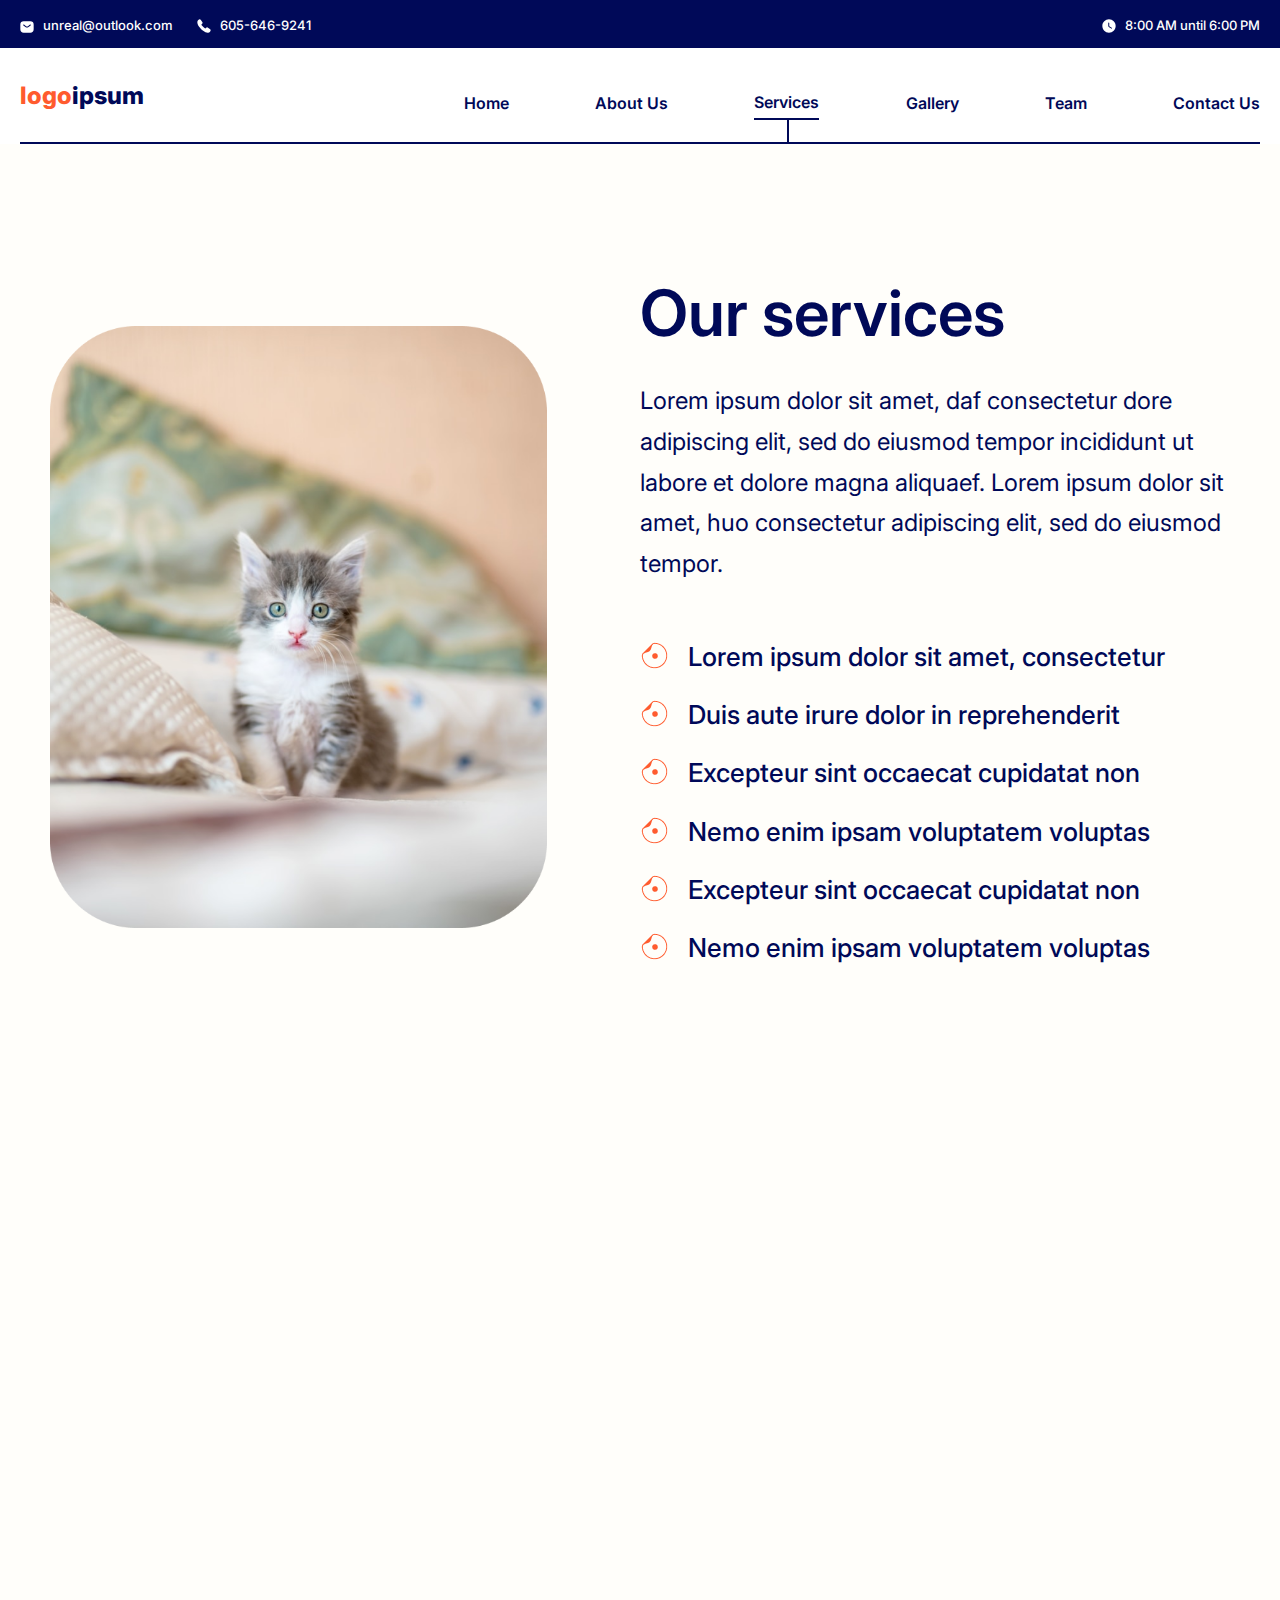
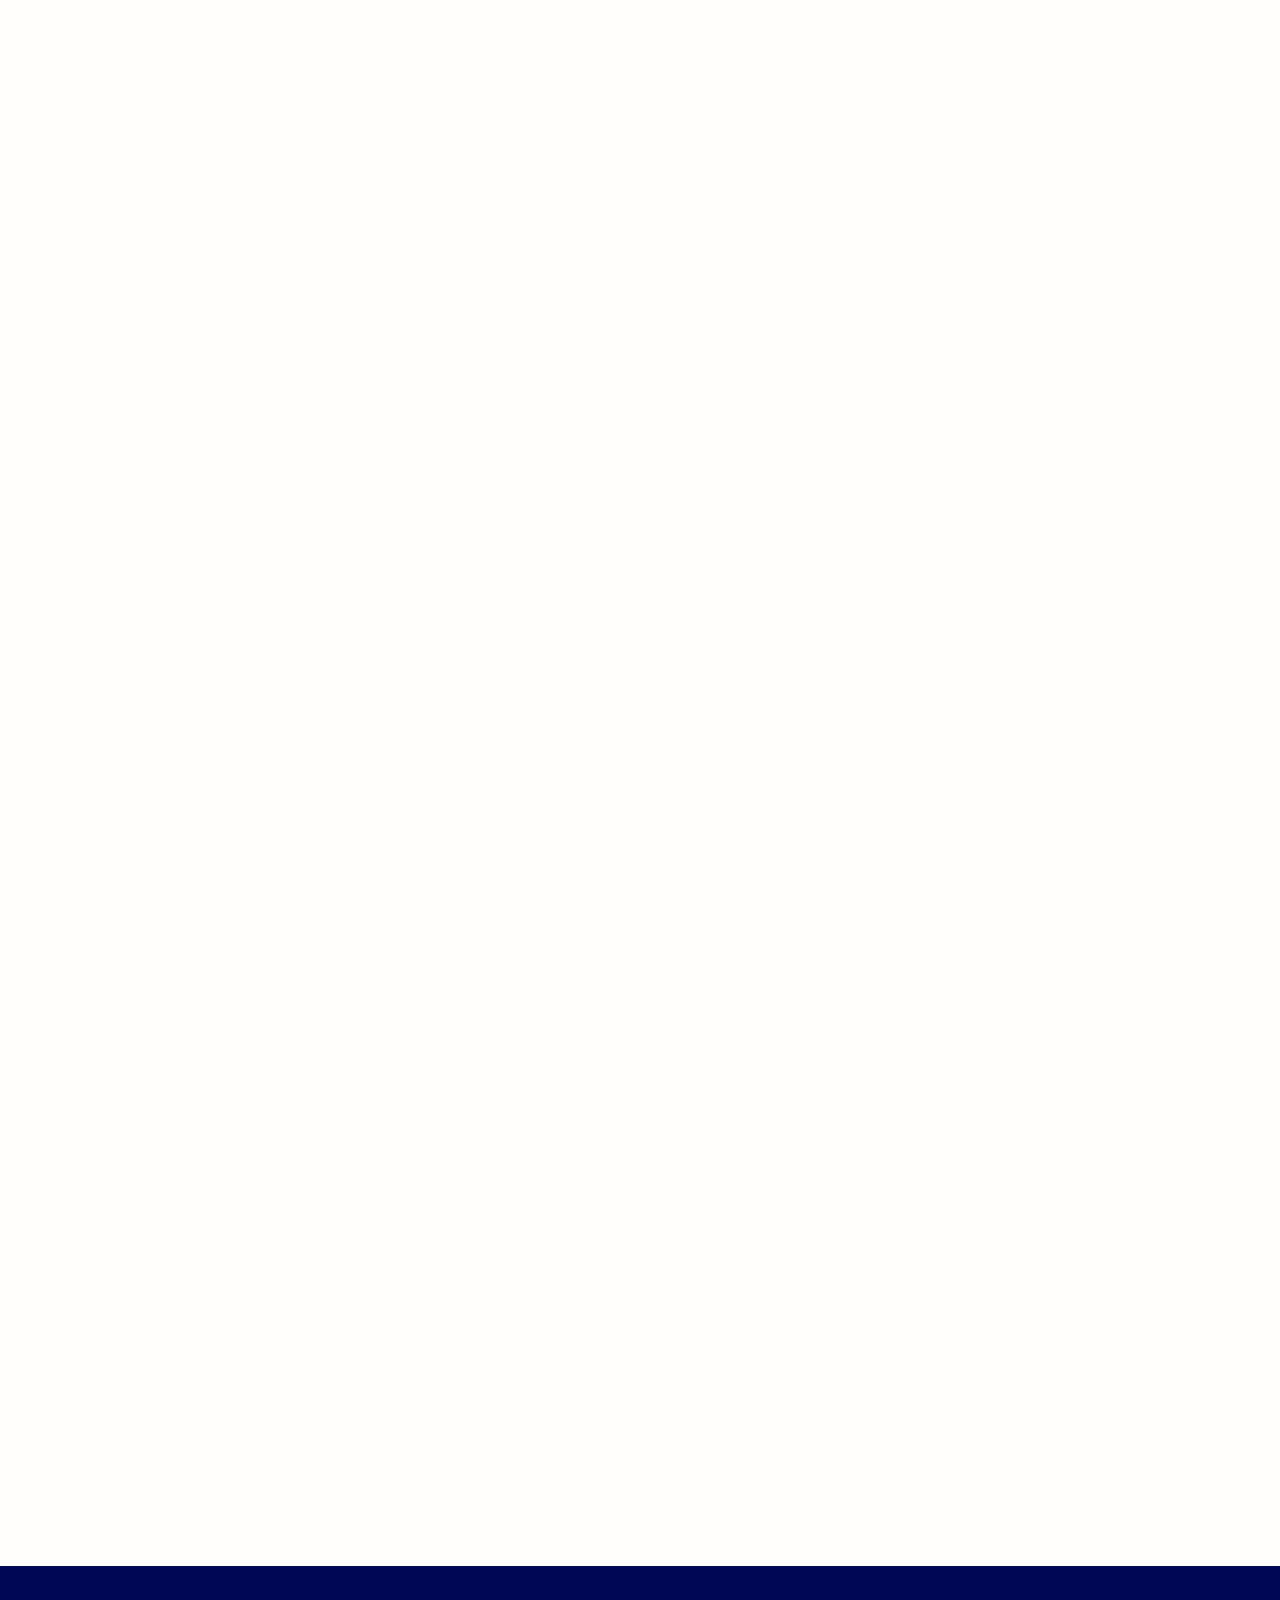
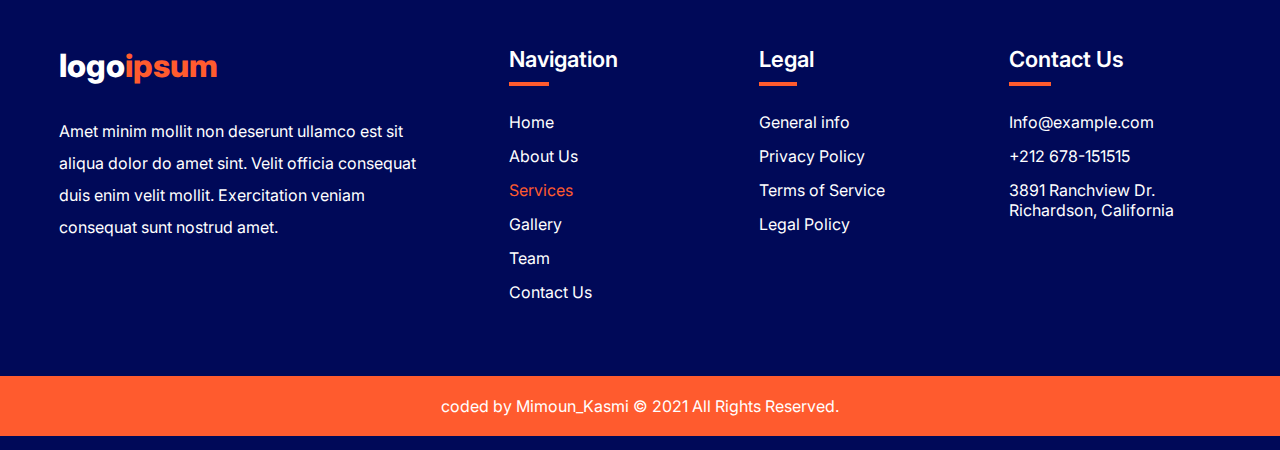
<file: pages/services.html>
<!DOCTYPE html>
<html lang="en">
<head>
  <meta charset="UTF-8">
  <meta http-equiv="X-UA-Compatible" content="IE=edge">
  <meta name="viewport" content="width=device-width, initial-scale=1.0">
  <title>Pet Hospital</title>
  <link rel="preconnect" href="https://fonts.googleapis.com">
  <link rel="preconnect" href="https://fonts.gstatic.com" crossorigin>
  <link href="https://fonts.googleapis.com/css2?family=Inter:wght@200;400;500;600;700;800&display=swap" rel="stylesheet"> 
  <link rel="stylesheet" href="../css/main.css">
</head>
<body>
  <div class="top-bar">
    <div class="container">
      <div class="left">
        <p>
          <svg width="14" height="12" viewBox="0 0 14 12" fill="none" xmlns="http://www.w3.org/2000/svg">
            <path d="M10.3333 0.333435H3.66665C1.66665 0.333435 0.333313 1.33344 0.333313 3.66677V8.33344C0.333313 10.6668 1.66665 11.6668 3.66665 11.6668H10.3333C12.3333 11.6668 13.6666 10.6668 13.6666 8.33344V3.66677C13.6666 1.33344 12.3333 0.333435 10.3333 0.333435ZM10.6466 4.39344L8.55998 6.0601C8.11998 6.41344 7.55998 6.58677 6.99998 6.58677C6.43998 6.58677 5.87331 6.41344 5.43998 6.0601L3.35331 4.39344C3.13998 4.2201 3.10665 3.9001 3.27331 3.68677C3.44665 3.47343 3.75998 3.43344 3.97331 3.60677L6.05998 5.27344C6.56665 5.6801 7.42665 5.6801 7.93331 5.27344L10.02 3.60677C10.2333 3.43344 10.5533 3.46677 10.72 3.68677C10.8933 3.9001 10.86 4.2201 10.6466 4.39344Z" fill="white"/>
            </svg>
            
          unreal@outlook.com
          </p>
          <p>
            <svg width="14" height="14" viewBox="0 0 14 14" fill="none" xmlns="http://www.w3.org/2000/svg">
              <path d="M13.6466 11.22C13.6466 11.46 13.5933 11.7067 13.48 11.9467C13.3666 12.1867 13.22 12.4134 13.0266 12.6267C12.7 12.9867 12.34 13.2467 11.9333 13.4134C11.5333 13.58 11.1 13.6667 10.6333 13.6667C9.95332 13.6667 9.22665 13.5067 8.45998 13.18C7.69331 12.8534 6.92665 12.4134 6.16665 11.86C5.39998 11.3 4.67331 10.68 3.97998 9.99337C3.29331 9.30004 2.67331 8.57337 2.11998 7.81337C1.57331 7.05337 1.13331 6.29337 0.813313 5.54004C0.493313 4.78004 0.333313 4.05337 0.333313 3.36004C0.333313 2.90671 0.413313 2.47337 0.573313 2.07337C0.733313 1.66671 0.986646 1.29337 1.33998 0.960041C1.76665 0.540041 2.23331 0.333374 2.72665 0.333374C2.91331 0.333374 3.09998 0.373374 3.26665 0.453374C3.43998 0.533374 3.59331 0.653374 3.71331 0.826707L5.25998 3.00671C5.37998 3.17337 5.46665 3.32671 5.52665 3.47337C5.58665 3.61337 5.61998 3.75337 5.61998 3.88004C5.61998 4.04004 5.57331 4.20004 5.47998 4.35337C5.39331 4.50671 5.26665 4.66671 5.10665 4.82671L4.59998 5.35337C4.52665 5.42671 4.49331 5.51337 4.49331 5.62004C4.49331 5.67337 4.49998 5.72004 4.51331 5.77337C4.53331 5.82671 4.55331 5.86671 4.56665 5.90671C4.68665 6.12671 4.89331 6.41337 5.18665 6.76004C5.48665 7.10671 5.80665 7.46004 6.15331 7.81337C6.51331 8.16671 6.85998 8.49337 7.21331 8.79337C7.55998 9.08671 7.84665 9.28671 8.07331 9.40671C8.10665 9.42004 8.14665 9.44004 8.19331 9.46004C8.24665 9.48004 8.29998 9.48671 8.35998 9.48671C8.47331 9.48671 8.55998 9.44671 8.63331 9.37337L9.13998 8.87337C9.30665 8.70671 9.46665 8.58004 9.61998 8.50004C9.77332 8.40671 9.92665 8.36004 10.0933 8.36004C10.22 8.36004 10.3533 8.38671 10.5 8.44671C10.6466 8.50671 10.8 8.59337 10.9666 8.70671L13.1733 10.2734C13.3466 10.3934 13.4666 10.5334 13.54 10.7C13.6066 10.8667 13.6466 11.0334 13.6466 11.22Z" fill="white"/>
              </svg>              
            605-646-9241
          </p>
      </div>
      <div class="time">
        <p>
          <svg width="14" height="14" viewBox="0 0 14 14" fill="none" xmlns="http://www.w3.org/2000/svg">
            <path d="M6.99998 0.333374C3.32665 0.333374 0.333313 3.32671 0.333313 7.00004C0.333313 10.6734 3.32665 13.6667 6.99998 13.6667C10.6733 13.6667 13.6666 10.6734 13.6666 7.00004C13.6666 3.32671 10.6733 0.333374 6.99998 0.333374ZM9.89998 9.38004C9.80665 9.54004 9.63998 9.62671 9.46665 9.62671C9.37998 9.62671 9.29331 9.60671 9.21331 9.55337L7.14665 8.32004C6.63331 8.01337 6.25331 7.34004 6.25331 6.74671V4.01337C6.25331 3.74004 6.47998 3.51337 6.75331 3.51337C7.02665 3.51337 7.25331 3.74004 7.25331 4.01337V6.74671C7.25331 6.98671 7.45331 7.34004 7.65998 7.46004L9.72665 8.69337C9.96665 8.83337 10.0466 9.14004 9.89998 9.38004Z" fill="white"/>
            </svg>            
            8:00 AM until 6:00 PM
        </p>
      </div>
    </div>
  </div>

  <header>
    <div class="container">
      <div class="logo">
        <h1>logo<span>ipsum</span></h1>
      </div>
      <div class="toggle">
        <img src="../imgs/bar.png" alt="humberger bar">
      </div>
      <div class="nav">
        <ul>
          <li><a href="../index.html">Home</a></li>
          <li><a href="./about.html">About Us</a></li>
          <li class="active"><a href="./services.html">Services</a></li>
          <li><a href="./gallery.html">Gallery</a></li>
          <li><a href="./team.html">Team</a></li>
          <li><a href="./contact.html">Contact Us</a></li>
        </ul>
      </div>
    </div>
  </header>

  <main>

    <!-- this is our services section  -->
    <section class="services marg-80">
      <div class="services-img">
        <img src="../imgs/cat.png" alt="pets picture">
      </div>
      <div class="services-text">
        <h1 class="sub-title">
          Our services
        </h1>
        <p class="para_1">
          Lorem ipsum dolor sit amet, daf consectetur  dore adipiscing elit, sed do eiusmod tempor incididunt ut labore et dolore magna aliquaef. Lorem ipsum dolor sit amet, huo consectetur adipiscing elit, sed do eiusmod tempor.
        </p>
        <br>
        <ul>
          <li class="para_1"><img src="../imgs/raphael_sticker.png" alt="sticker"> Lorem ipsum dolor sit amet, consectetur</li>
          <li class="para_1"><img src="../imgs/raphael_sticker.png" alt="sticker"> Duis aute irure dolor in reprehenderit</li>
          <li class="para_1"><img src="../imgs/raphael_sticker.png" alt="sticker"> Excepteur sint occaecat cupidatat non</li>
          <li class="para_1"><img src="../imgs/raphael_sticker.png" alt="sticker"> Nemo enim ipsam voluptatem voluptas</li>
          <li class="para_1"><img src="../imgs/raphael_sticker.png" alt="sticker"> Excepteur sint occaecat cupidatat non</li>
          <li class="para_1"><img src="../imgs/raphael_sticker.png" alt="sticker"> Nemo enim ipsam voluptatem voluptas</li>
        </ul>
      </div>
    </section>

    <!-- this is service categorie section  -->
    <section class="services-service-categorie">
      <div class="container">
        <a href="./services-detail.html">
          <div class="s-cat">
            <div class="icon_circle icon1">
              <img src="../imgs/vaccine.png" alt="service vaccine">
            </div>
            <h1 class="service_name">vaccination</h1>
            <p>
              Lorem ipsum dolor sit amete sectetur adipiscing elit sedi eiusmod mpor incididunt uta labore et dolore agna aliqum Ut enim ad minim venia quis nostrud exercitation.
            </p>
          </div>
        </a>
        <a href="./services-detail.html">
          <div class="s-cat">
            <div class="icon_circle icon2">
              <img src="../imgs/teeth.png" alt="service Dental Care">
            </div>
            <h1 class="service_name">Dental Care</h1>
            <p>
              Lorem ipsum dolor sit amete sectetur adipiscing elit sedi eiusmod mpor incididunt uta labore et dolore agna aliqum Ut enim ad minim venia quis nostrud exercitation.
            </p>
          </div>
        </a>
        <a href="./services-detail.html">
          <div class="s-cat">
            <div class="icon_circle icon3">
              <img src="../imgs/medical.png" alt="service Emergency
              Care">
            </div>
            <h1 class="service_name">Emergency
              Care</h1>
              <p>
                Lorem ipsum dolor sit amete sectetur adipiscing elit sedi eiusmod mpor incididunt uta labore et dolore agna aliqum Ut enim ad minim venia quis nostrud exercitation.
              </p>
          </div>
        </a>
        <a href="./services-detail.html">
          <div class="s-cat">
            <div class="icon_circle icon4">
              <img src="../imgs/map_pet.png" alt="service Illnesses &
              Disease">
            </div>
            <h1 class="service_name">Illnesses &
              Disease</h1>
              <p>
                Lorem ipsum dolor sit amete sectetur adipiscing elit sedi eiusmod mpor incididunt uta labore et dolore agna aliqum Ut enim ad minim venia quis nostrud exercitation.
              </p>
          </div>
        </a>
        <a href="./services-detail.html">
          <div class="s-cat">
            <div class="icon_circle icon5">
              <img src="../imgs/lab-flask.png" alt="service Laboratory
              Testing">
            </div>
            <h1 class="service_name">Laboratory
              Testing</h1>
              <p>
                Lorem ipsum dolor sit amete sectetur adipiscing elit sedi eiusmod mpor incididunt uta labore et dolore agna aliqum Ut enim ad minim venia quis nostrud exercitation.
              </p>
          </div>
        </a>
        <a href="./services-detail.html">
          <div class="s-cat">
            <div class="icon_circle icon6">
              <img src="../imgs/medicines.png" alt="service Medications">
            </div>
            <h1 class="service_name">Medications</h1>
            <p>
              Lorem ipsum dolor sit amete sectetur adipiscing elit sedi eiusmod mpor incididunt uta labore et dolore agna aliqum Ut enim ad minim venia quis nostrud exercitation.
            </p>
          </div>
        </a>
      </div>
    </section>

    <!-- this is a book appointment section  -->
    <section class="appointment marg-80">
      <div class="container">
        <img class="vector v1" src="../imgs/Vector.png" alt="vector">
        <img class="vector v2" src="../imgs/ion_paw-sharp.png" alt="vector">
        <img class="vector v3" src="../imgs/ion_paw-sharp-2.png" alt="vector">
        <img class="vector v4" src="../imgs/ic_round-blur-on.png" alt="vector">
        <div class="app-text">
          <h1><span>Do not</span><br>Forgot About your Pets</h1>
          <p class="para_1">Lorem ipsum dolor sit amet, consectetur
            adipiscing elit, sed do eiusmod.</p>
        </div>
        <div class="app-form">
          <h1>Book an Appointment</h1>
          <form>
            <div class="half">
              <label for="first name">First Name</label><br>
              <input type="text" name="first name" placeholder="your first name">
            </div>
            <div class="half">
              <label for="last name">Last Name</label><br>
              <input type="text" name="last name" placeholder="your last name">
            </div>
            <div class="half">
              <label for="email">Email ID</label><br>
              <input type="email" name="email" placeholder="your eamil">
            </div>
            <div class="half">
              <label for="mobile">Mobile No.</label><br>
              <input type="tel" name="mobile" placeholder="your first name">
            </div>
            <div class="all">
              <label for="department">Department</label><br>
              <select name="department" >
                <option>select department</option>
                <option>department_1</option>
              </select>
            </div>
            <div class="half">
              <label for="date">Date</label><br>
              <input type="date" name="date" placeholder="select date">
            </div>
            <div class="half">
              <label for="time">Time</label><br>
              <input type="time" name="time" placeholder="your time">
            </div>
            <div class="submit"><input type="submit" value="Submit"></div>
          </form>
        </div>
      </div>
    </section>

    <span class="to-top-btn">top</span>
    
  </main>

  <!-- this is footer  -->
  <footer>
    <div class="container">
      <div class="description">
        <div class="logo">
          <h1>logo<span>ipsum</span></h1>
        </div>
        <p>
          Amet minim mollit non deserunt ullamco est 
          sit aliqua dolor do amet sint. Velit officia 
          consequat duis enim velit mollit. Exercitation 
          veniam consequat sunt nostrud amet.
        </p>
      </div>
      <div class="navigation">
        <h2><span>nav</span>igation</h2>
        <ul>
          <li><a href="../index.html">Home</a></li>
          <li><a href="./about.html">About Us</a></li>
          <li class="active"><a href="./services.html">Services</a></li>
          <li><a href="./gallery.html">Gallery</a></li>
          <li><a href="./team.html">Team</a></li>
          <li><a href="./contact.html">Contact Us</a></li>
        </ul>
      </div>
      <div class="legal">
        <h2><span>leg</span>al</h2>
        <ul>
          <li>General info</li>
          <li>Privacy Policy</li>
          <li>Terms of Service</li>
          <li>Legal Policy</li>
        </ul>
      </div>
      <div class="contact">
        <h2><span>con</span>tact us</h2>
        <ul>
          <li>Info@example.com</li>
          <li>+212 678-151515</li>
          <li>3891 Ranchview Dr. Richardson, California</li>
        </ul>
      </div>
    </div>
    <div class="copyright">
      <p>coded by Mimoun_Kasmi © 2021 All Rights Reserved. </p>
    </div>
  </footer>
  <script src="../js/main.js"></script>
</body>
</html>
</file>
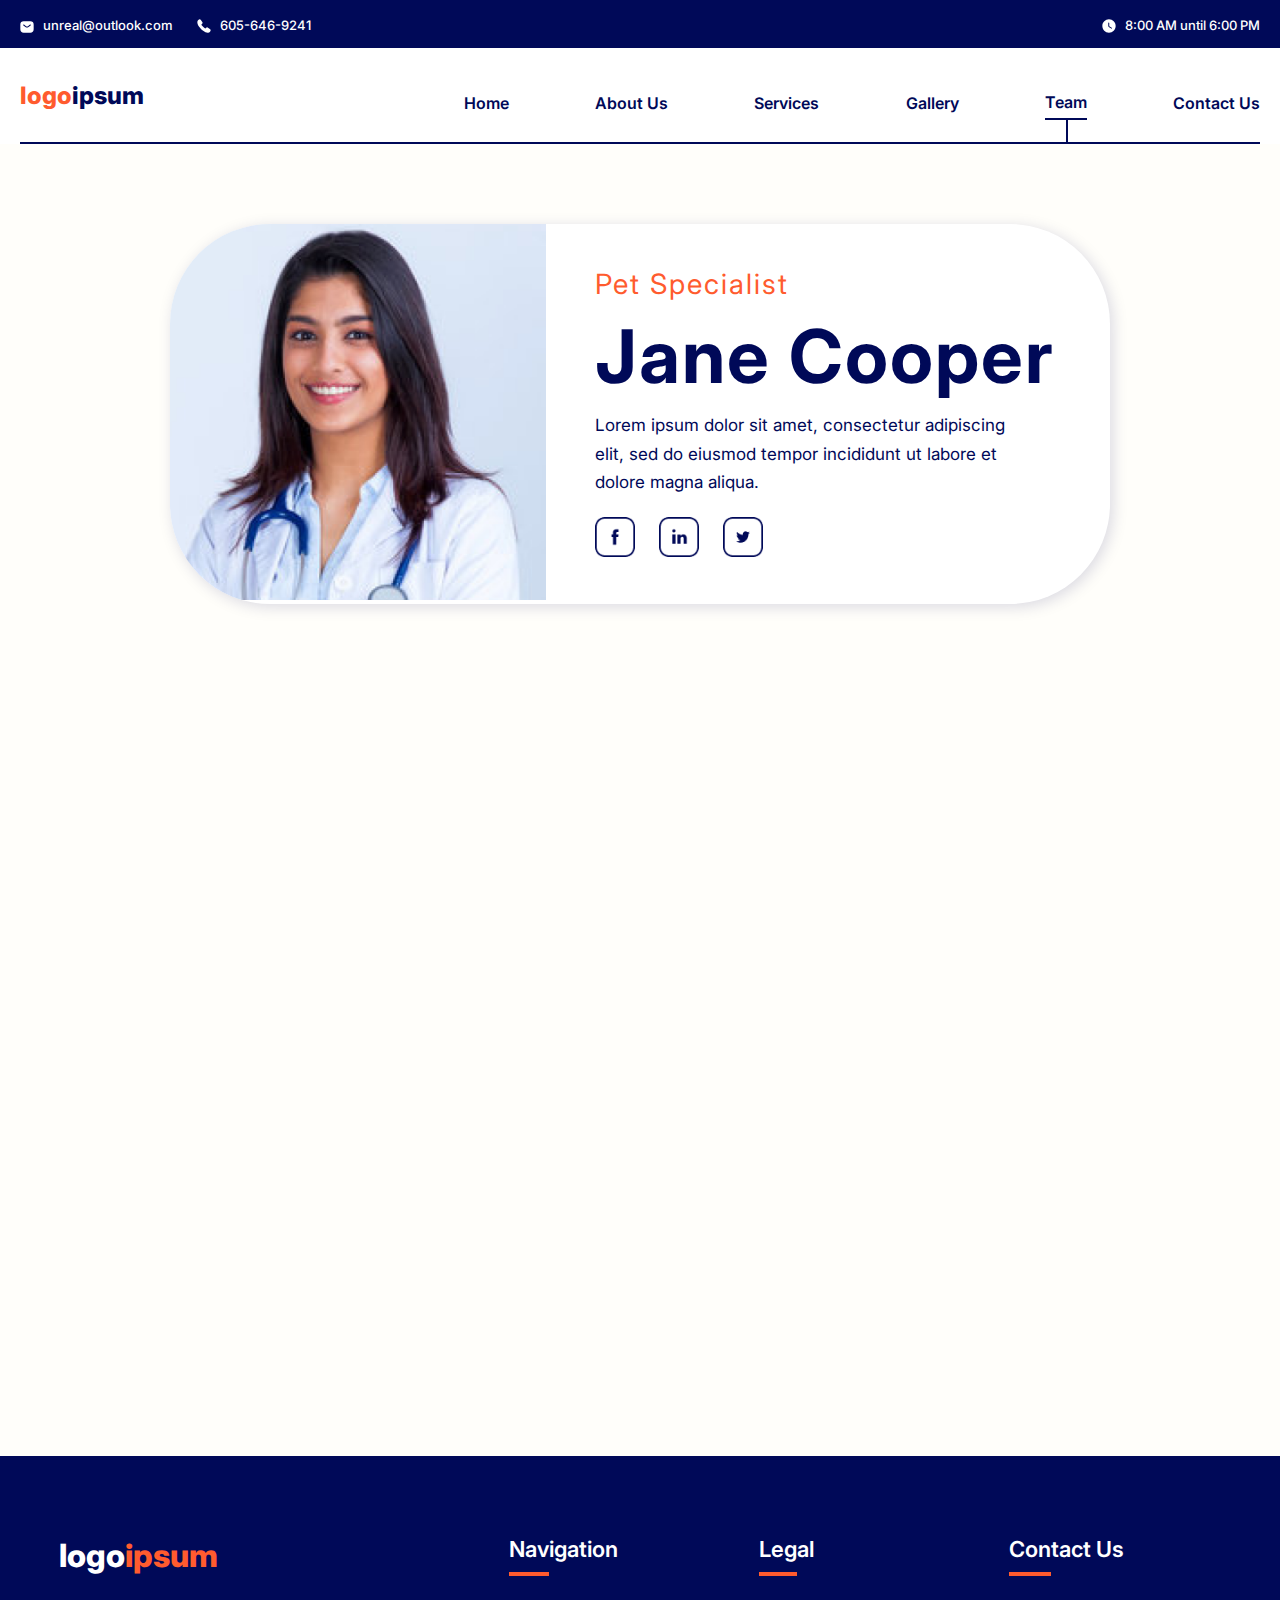
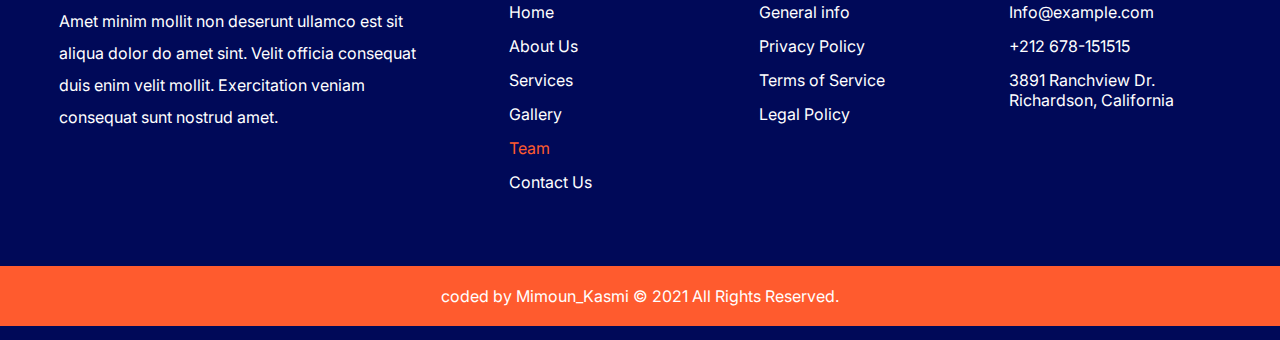
<file: pages/team-detail.html>
<!DOCTYPE html>
<html lang="en">
<head>
  <meta charset="UTF-8">
  <meta http-equiv="X-UA-Compatible" content="IE=edge">
  <meta name="viewport" content="width=device-width, initial-scale=1.0">
  <title>Pet Hospital</title>
  <link rel="preconnect" href="https://fonts.googleapis.com">
  <link rel="preconnect" href="https://fonts.gstatic.com" crossorigin>
  <link href="https://fonts.googleapis.com/css2?family=Inter:wght@200;400;500;600;700;800&display=swap" rel="stylesheet"> 
  <link rel="stylesheet" href="../css/main.css">
</head>
<body>
  <div class="top-bar">
    <div class="container">
      <div class="left">
        <p>
          <svg width="14" height="12" viewBox="0 0 14 12" fill="none" xmlns="http://www.w3.org/2000/svg">
            <path d="M10.3333 0.333435H3.66665C1.66665 0.333435 0.333313 1.33344 0.333313 3.66677V8.33344C0.333313 10.6668 1.66665 11.6668 3.66665 11.6668H10.3333C12.3333 11.6668 13.6666 10.6668 13.6666 8.33344V3.66677C13.6666 1.33344 12.3333 0.333435 10.3333 0.333435ZM10.6466 4.39344L8.55998 6.0601C8.11998 6.41344 7.55998 6.58677 6.99998 6.58677C6.43998 6.58677 5.87331 6.41344 5.43998 6.0601L3.35331 4.39344C3.13998 4.2201 3.10665 3.9001 3.27331 3.68677C3.44665 3.47343 3.75998 3.43344 3.97331 3.60677L6.05998 5.27344C6.56665 5.6801 7.42665 5.6801 7.93331 5.27344L10.02 3.60677C10.2333 3.43344 10.5533 3.46677 10.72 3.68677C10.8933 3.9001 10.86 4.2201 10.6466 4.39344Z" fill="white"/>
            </svg>
            
          unreal@outlook.com
          </p>
          <p>
            <svg width="14" height="14" viewBox="0 0 14 14" fill="none" xmlns="http://www.w3.org/2000/svg">
              <path d="M13.6466 11.22C13.6466 11.46 13.5933 11.7067 13.48 11.9467C13.3666 12.1867 13.22 12.4134 13.0266 12.6267C12.7 12.9867 12.34 13.2467 11.9333 13.4134C11.5333 13.58 11.1 13.6667 10.6333 13.6667C9.95332 13.6667 9.22665 13.5067 8.45998 13.18C7.69331 12.8534 6.92665 12.4134 6.16665 11.86C5.39998 11.3 4.67331 10.68 3.97998 9.99337C3.29331 9.30004 2.67331 8.57337 2.11998 7.81337C1.57331 7.05337 1.13331 6.29337 0.813313 5.54004C0.493313 4.78004 0.333313 4.05337 0.333313 3.36004C0.333313 2.90671 0.413313 2.47337 0.573313 2.07337C0.733313 1.66671 0.986646 1.29337 1.33998 0.960041C1.76665 0.540041 2.23331 0.333374 2.72665 0.333374C2.91331 0.333374 3.09998 0.373374 3.26665 0.453374C3.43998 0.533374 3.59331 0.653374 3.71331 0.826707L5.25998 3.00671C5.37998 3.17337 5.46665 3.32671 5.52665 3.47337C5.58665 3.61337 5.61998 3.75337 5.61998 3.88004C5.61998 4.04004 5.57331 4.20004 5.47998 4.35337C5.39331 4.50671 5.26665 4.66671 5.10665 4.82671L4.59998 5.35337C4.52665 5.42671 4.49331 5.51337 4.49331 5.62004C4.49331 5.67337 4.49998 5.72004 4.51331 5.77337C4.53331 5.82671 4.55331 5.86671 4.56665 5.90671C4.68665 6.12671 4.89331 6.41337 5.18665 6.76004C5.48665 7.10671 5.80665 7.46004 6.15331 7.81337C6.51331 8.16671 6.85998 8.49337 7.21331 8.79337C7.55998 9.08671 7.84665 9.28671 8.07331 9.40671C8.10665 9.42004 8.14665 9.44004 8.19331 9.46004C8.24665 9.48004 8.29998 9.48671 8.35998 9.48671C8.47331 9.48671 8.55998 9.44671 8.63331 9.37337L9.13998 8.87337C9.30665 8.70671 9.46665 8.58004 9.61998 8.50004C9.77332 8.40671 9.92665 8.36004 10.0933 8.36004C10.22 8.36004 10.3533 8.38671 10.5 8.44671C10.6466 8.50671 10.8 8.59337 10.9666 8.70671L13.1733 10.2734C13.3466 10.3934 13.4666 10.5334 13.54 10.7C13.6066 10.8667 13.6466 11.0334 13.6466 11.22Z" fill="white"/>
              </svg>              
            605-646-9241
          </p>
      </div>
      <div class="time">
        <p>
          <svg width="14" height="14" viewBox="0 0 14 14" fill="none" xmlns="http://www.w3.org/2000/svg">
            <path d="M6.99998 0.333374C3.32665 0.333374 0.333313 3.32671 0.333313 7.00004C0.333313 10.6734 3.32665 13.6667 6.99998 13.6667C10.6733 13.6667 13.6666 10.6734 13.6666 7.00004C13.6666 3.32671 10.6733 0.333374 6.99998 0.333374ZM9.89998 9.38004C9.80665 9.54004 9.63998 9.62671 9.46665 9.62671C9.37998 9.62671 9.29331 9.60671 9.21331 9.55337L7.14665 8.32004C6.63331 8.01337 6.25331 7.34004 6.25331 6.74671V4.01337C6.25331 3.74004 6.47998 3.51337 6.75331 3.51337C7.02665 3.51337 7.25331 3.74004 7.25331 4.01337V6.74671C7.25331 6.98671 7.45331 7.34004 7.65998 7.46004L9.72665 8.69337C9.96665 8.83337 10.0466 9.14004 9.89998 9.38004Z" fill="white"/>
            </svg>            
            8:00 AM until 6:00 PM
        </p>
      </div>
    </div>
  </div>

  <header>
    <div class="container">
      <div class="logo">
        <h1>logo<span>ipsum</span></h1>
      </div>
      <div class="toggle">
        <img src="../imgs/bar.png" alt="humberger bar">
      </div>
      <div class="nav">
        <ul>
          <li><a href="../index.html">Home</a></li>
          <li><a href="./about.html">About Us</a></li>
          <li><a href="./services.html">Services</a></li>
          <li><a href="./gallery.html">Gallery</a></li>
          <li class="active"><a href="./team.html">Team</a></li>
          <li><a href="./contact.html">Contact Us</a></li>
        </ul>
      </div>
    </div>
  </header>

  <main>

    <!-- this is team member card section  -->
    <section class="card">
      <div class="container">
        <div class="card-img">
          <img src="../imgs/member_card.png" alt="member team detail">
        </div>
        <div class="card-text">
          <h2 class="special">
            Pet Specialist
          </h2>
          <h1 class="name">
            Jane Cooper
          </h1>
          <p class="description para_1">
            Lorem ipsum dolor sit amet, consectetur adipiscing 
            elit, sed do eiusmod tempor incididunt ut labore et 
            dolore magna aliqua.
          </p>
          <div class="link">
            <img src="../imgs/facebook.png" alt="facebook">
            <img src="../imgs/linkedin.png" alt="linkedin">
            <img src="../imgs/twitter.png" alt="twitter">
          </div>
        </div>
      </div>
    </section>

    <!-- this is details section  -->
    <section class="details">
      <div class="biography">
        <h1 class="sub-title">Biography</h1>
        <p class="para_1">
          Lorem ipsum dolor sit amet, consectetur adipiscing elit, sed do eiusmod tempor incididunt ut labore et dolore magna aliqua. Ut enim ad minim veniam, quis nostrud exercitation ullamco laboris nisi ut aliquip ex ea commodo consequat. Duis aute irure dolor in reprehenderit in voluptate velit esse cillum dolore eu fugiat nulla pariatur.
        </p>
      </div>

      <div class="education">
        <h1  class="sub-title">
          Education
        </h1>
        <ul  class="para_1">
          <li>BSc degree in Neurosciences (1994) at University College London</li>
          <li>Royal College of Physicians; MRCP (UK) 2000</li>
          <li>PHD Imperial College London School of Medicine in 2004</li>
        </ul>
      </div>

      <div class="interest">
        <h1  class="sub-title">Research & Interest</h1>
        <p  class="para_1">
          Lorem ipsum dolor sit amet, consectetur adipiscing elit, sed do eiusmod tempor incididunt ut labore et dolore magna aliqua. Ut enim ad minim veniam, quis nostrud exercitation ullamco laboris nisi ut aliquip ex ea commodo consequat.
        </p>
      </div>

    </section>

    <span class="to-top-btn">top</span>
    
  </main>


    <!-- this is footer  -->
  <footer>
    <div class="container">
      <div class="description">
        <div class="logo">
          <h1>logo<span>ipsum</span></h1>
        </div>
        <p>
          Amet minim mollit non deserunt ullamco est 
          sit aliqua dolor do amet sint. Velit officia 
          consequat duis enim velit mollit. Exercitation 
          veniam consequat sunt nostrud amet.
        </p>
      </div>
      <div class="navigation">
        <h2><span>nav</span>igation</h2>
        <ul>
          <li><a href="../index.html">Home</a></li>
          <li><a href="./about.html">About Us</a></li>
          <li><a href="./services.html">Services</a></li>
          <li><a href="./gallery.html">Gallery</a></li>
          <li class="active"><a href="./team.html">Team</a></li>
          <li><a href="./contact.html">Contact Us</a></li>
        </ul>
      </div>
      <div class="legal">
        <h2><span>leg</span>al</h2>
        <ul>
          <li>General info</li>
          <li>Privacy Policy</li>
          <li>Terms of Service</li>
          <li>Legal Policy</li>
        </ul>
      </div>
      <div class="contact">
        <h2><span>con</span>tact us</h2>
        <ul>
          <li>Info@example.com</li>
          <li>+212 678-151515</li>
          <li>3891 Ranchview Dr. Richardson, California</li>
        </ul>
      </div>
    </div>
    <div class="copyright">
      <p>coded by Mimoun_Kasmi © 2021 All Rights Reserved. </p>
    </div>
  </footer>
  <script src="../js/main.js"></script>
</body>
</html>
</file>
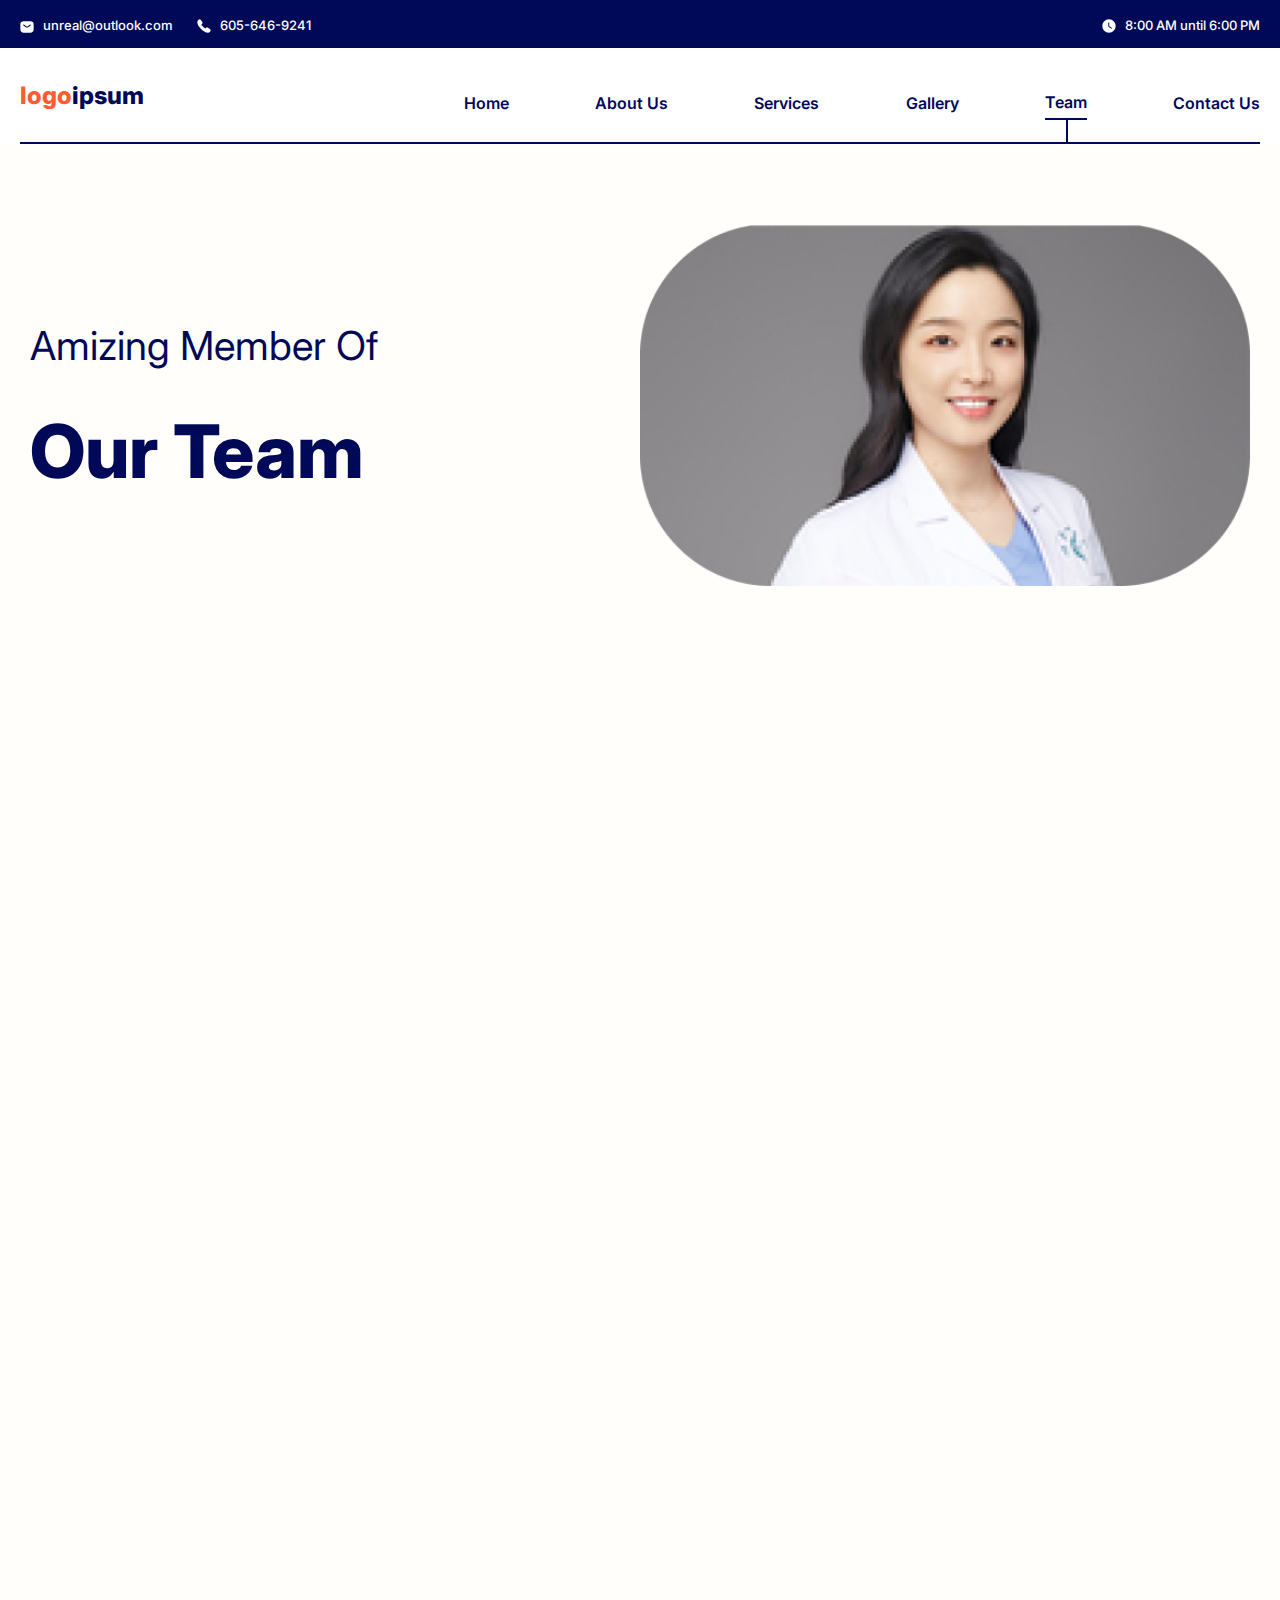
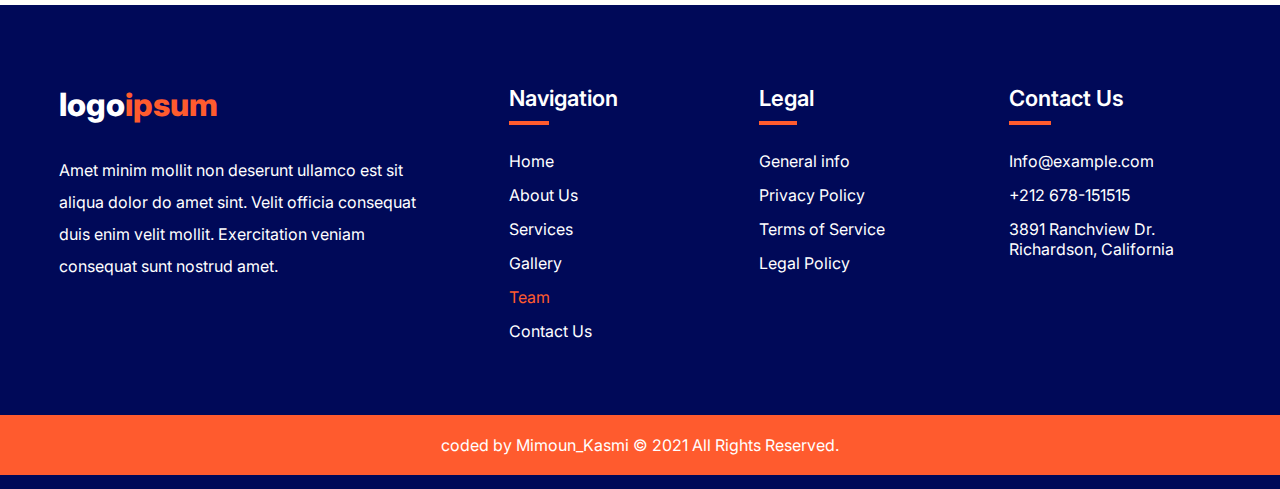
<file: pages/team.html>
<!DOCTYPE html>
<html lang="en">
<head>
  <meta charset="UTF-8">
  <meta http-equiv="X-UA-Compatible" content="IE=edge">
  <meta name="viewport" content="width=device-width, initial-scale=1.0">
  <title>Pet Hospital</title>
  <link rel="preconnect" href="https://fonts.googleapis.com">
  <link rel="preconnect" href="https://fonts.gstatic.com" crossorigin>
  <link href="https://fonts.googleapis.com/css2?family=Inter:wght@200;400;500;600;700;800&display=swap" rel="stylesheet"> 
  <link rel="stylesheet" href="../css/main.css">
</head>
<body>
  <div class="top-bar">
    <div class="container">
      <div class="left">
        <p>
          <svg width="14" height="12" viewBox="0 0 14 12" fill="none" xmlns="http://www.w3.org/2000/svg">
            <path d="M10.3333 0.333435H3.66665C1.66665 0.333435 0.333313 1.33344 0.333313 3.66677V8.33344C0.333313 10.6668 1.66665 11.6668 3.66665 11.6668H10.3333C12.3333 11.6668 13.6666 10.6668 13.6666 8.33344V3.66677C13.6666 1.33344 12.3333 0.333435 10.3333 0.333435ZM10.6466 4.39344L8.55998 6.0601C8.11998 6.41344 7.55998 6.58677 6.99998 6.58677C6.43998 6.58677 5.87331 6.41344 5.43998 6.0601L3.35331 4.39344C3.13998 4.2201 3.10665 3.9001 3.27331 3.68677C3.44665 3.47343 3.75998 3.43344 3.97331 3.60677L6.05998 5.27344C6.56665 5.6801 7.42665 5.6801 7.93331 5.27344L10.02 3.60677C10.2333 3.43344 10.5533 3.46677 10.72 3.68677C10.8933 3.9001 10.86 4.2201 10.6466 4.39344Z" fill="white"/>
            </svg>
            
          unreal@outlook.com
          </p>
          <p>
            <svg width="14" height="14" viewBox="0 0 14 14" fill="none" xmlns="http://www.w3.org/2000/svg">
              <path d="M13.6466 11.22C13.6466 11.46 13.5933 11.7067 13.48 11.9467C13.3666 12.1867 13.22 12.4134 13.0266 12.6267C12.7 12.9867 12.34 13.2467 11.9333 13.4134C11.5333 13.58 11.1 13.6667 10.6333 13.6667C9.95332 13.6667 9.22665 13.5067 8.45998 13.18C7.69331 12.8534 6.92665 12.4134 6.16665 11.86C5.39998 11.3 4.67331 10.68 3.97998 9.99337C3.29331 9.30004 2.67331 8.57337 2.11998 7.81337C1.57331 7.05337 1.13331 6.29337 0.813313 5.54004C0.493313 4.78004 0.333313 4.05337 0.333313 3.36004C0.333313 2.90671 0.413313 2.47337 0.573313 2.07337C0.733313 1.66671 0.986646 1.29337 1.33998 0.960041C1.76665 0.540041 2.23331 0.333374 2.72665 0.333374C2.91331 0.333374 3.09998 0.373374 3.26665 0.453374C3.43998 0.533374 3.59331 0.653374 3.71331 0.826707L5.25998 3.00671C5.37998 3.17337 5.46665 3.32671 5.52665 3.47337C5.58665 3.61337 5.61998 3.75337 5.61998 3.88004C5.61998 4.04004 5.57331 4.20004 5.47998 4.35337C5.39331 4.50671 5.26665 4.66671 5.10665 4.82671L4.59998 5.35337C4.52665 5.42671 4.49331 5.51337 4.49331 5.62004C4.49331 5.67337 4.49998 5.72004 4.51331 5.77337C4.53331 5.82671 4.55331 5.86671 4.56665 5.90671C4.68665 6.12671 4.89331 6.41337 5.18665 6.76004C5.48665 7.10671 5.80665 7.46004 6.15331 7.81337C6.51331 8.16671 6.85998 8.49337 7.21331 8.79337C7.55998 9.08671 7.84665 9.28671 8.07331 9.40671C8.10665 9.42004 8.14665 9.44004 8.19331 9.46004C8.24665 9.48004 8.29998 9.48671 8.35998 9.48671C8.47331 9.48671 8.55998 9.44671 8.63331 9.37337L9.13998 8.87337C9.30665 8.70671 9.46665 8.58004 9.61998 8.50004C9.77332 8.40671 9.92665 8.36004 10.0933 8.36004C10.22 8.36004 10.3533 8.38671 10.5 8.44671C10.6466 8.50671 10.8 8.59337 10.9666 8.70671L13.1733 10.2734C13.3466 10.3934 13.4666 10.5334 13.54 10.7C13.6066 10.8667 13.6466 11.0334 13.6466 11.22Z" fill="white"/>
              </svg>              
            605-646-9241
          </p>
      </div>
      <div class="time">
        <p>
          <svg width="14" height="14" viewBox="0 0 14 14" fill="none" xmlns="http://www.w3.org/2000/svg">
            <path d="M6.99998 0.333374C3.32665 0.333374 0.333313 3.32671 0.333313 7.00004C0.333313 10.6734 3.32665 13.6667 6.99998 13.6667C10.6733 13.6667 13.6666 10.6734 13.6666 7.00004C13.6666 3.32671 10.6733 0.333374 6.99998 0.333374ZM9.89998 9.38004C9.80665 9.54004 9.63998 9.62671 9.46665 9.62671C9.37998 9.62671 9.29331 9.60671 9.21331 9.55337L7.14665 8.32004C6.63331 8.01337 6.25331 7.34004 6.25331 6.74671V4.01337C6.25331 3.74004 6.47998 3.51337 6.75331 3.51337C7.02665 3.51337 7.25331 3.74004 7.25331 4.01337V6.74671C7.25331 6.98671 7.45331 7.34004 7.65998 7.46004L9.72665 8.69337C9.96665 8.83337 10.0466 9.14004 9.89998 9.38004Z" fill="white"/>
            </svg>            
            8:00 AM until 6:00 PM
        </p>
      </div>
    </div>
  </div>

  <header>
    <div class="container">
      <div class="logo">
        <h1>logo<span>ipsum</span></h1>
      </div>
      <div class="toggle">
        <img src="../imgs/bar.png" alt="humberger bar">
      </div>
      <div class="nav">
        <ul>
          <li><a href="../index.html">Home</a></li>
          <li><a href="./about.html">About Us</a></li>
          <li><a href="./services.html">Services</a></li>
          <li><a href="./gallery.html">Gallery</a></li>
          <li class="active"><a href="./team.html">Team</a></li>
          <li><a href="./contact.html">Contact Us</a></li>
        </ul>
      </div>
    </div>
  </header>

  <main>
    <!-- this is gallery title section  -->
    <section class="gallery-title">
      <div class="container">
        <div class="g-text">
          <h1>
            <span>Amizing member of</span>
            <br>
            Our Team
          </h1>
        </div>
        <div class="g-img">
          <img class="pic_1" src="../imgs/member_0.png" alt="member team">
        </div>
      </div>
    </section>
    
    <!-- this is the gallery images section  -->
    <section class="gallery-images">
      <div class="container">
        <a href="./team-detail.html">
          <div class="img-wrapper">
            <img src="../imgs/member_1.png" alt="member team">
            <div class="team-overly">
              <div class="name-special">
                <h2>Dr. Gilbert Root</h2>
                <span>Pet Specialist</span>
              </div>
              <p>
                Lorem ipsum dolor sit amet, coneteur daf
                dore adipiscing elit
              </p>
            </div>
          </div>
        </a>
        <a href="./team-detail.html">
          <div class="img-wrapper">
            <img src="../imgs/member_2.png" alt="member team">
            <div class="team-overly">
              <div class="name-special">
                <h2>Dr. Gilbert Root</h2>
                <span>Pet Specialist</span>
              </div>
              <p>
                Lorem ipsum dolor sit amet, coneteur daf
                dore adipiscing elit
              </p>
            </div>
          </div>
        </a>
        <a href="./team-detail.html">
          <div class="img-wrapper">
            <img src="../imgs/member_3.png" alt="member team">
            <div class="team-overly">
              <div class="name-special">
                <h2>Dr. Gilbert Root</h2>
                <span>Pet Specialist</span>
              </div>
              <p>
                Lorem ipsum dolor sit amet, coneteur daf  
                dore adipiscing elit
              </p>
            </div>
          </div>
        </a>
        <a href="./team-detail.html">
          <div class="img-wrapper">
            <img src="../imgs/member_4.png" alt="member team">
            <div class="team-overly">
              <div class="name-special">
                <h2>Dr. Gilbert Root</h2>
                <span>Pet Specialist</span>
              </div>
              <p>
                Lorem ipsum dolor sit amet, coneteur daf  
                dore adipiscing elit
              </p>
            </div>
          </div>
        </a>
        <a href="./team-detail.html">
          <div class="img-wrapper">
            <img src="../imgs/member_5.png" alt="member team">
            <div class="team-overly">
              <div class="name-special">
                <h2>Dr. Gilbert Root</h2>
                <span>Pet Specialist</span>
              </div>
              <p>
                Lorem ipsum dolor sit amet, coneteur daf  
                dore adipiscing elit
              </p>
            </div>
          </div>
        </a>
        <a href="./team-detail.html">
          <div class="img-wrapper">
            <img src="../imgs/member_6.png" alt="member team">
            <div class="team-overly">
              <div class="name-special">
                <h2>Dr. Gilbert Root</h2>
                <span>Pet Specialist</span>
              </div>
              <p>
                Lorem ipsum dolor sit amet, coneteur daf 
                dore adipiscing elit
              </p>
            </div>
          </div>
        </a>
      </div>
    </section>

    <span class="to-top-btn">top</span>
    
  </main>


    <!-- this is footer  -->
  <footer>
    <div class="container">
      <div class="description">
        <div class="logo">
          <h1>logo<span>ipsum</span></h1>
        </div>
        <p>
          Amet minim mollit non deserunt ullamco est 
          sit aliqua dolor do amet sint. Velit officia 
          consequat duis enim velit mollit. Exercitation 
          veniam consequat sunt nostrud amet.
        </p>
      </div>
      <div class="navigation">
        <h2><span>nav</span>igation</h2>
        <ul>
          <li><a href="../index.html">Home</a></li>
          <li><a href="./about.html">About Us</a></li>
          <li><a href="./services.html">Services</a></li>
          <li><a href="./gallery.html">Gallery</a></li>
          <li class="active"><a href="./team.html">Team</a></li>
          <li><a href="./contact.html">Contact Us</a></li>
        </ul>
      </div>
      <div class="legal">
        <h2><span>leg</span>al</h2>
        <ul>
          <li>General info</li>
          <li>Privacy Policy</li>
          <li>Terms of Service</li>
          <li>Legal Policy</li>
        </ul>
      </div>
      <div class="contact">
        <h2><span>con</span>tact us</h2>
        <ul>
          <li>Info@example.com</li>
          <li>+212 678-151515</li>
          <li>3891 Ranchview Dr. Richardson, California</li>
        </ul>
      </div>
    </div>
    <div class="copyright">
      <p>coded by Mimoun_Kasmi © 2021 All Rights Reserved. </p>
    </div>
  </footer>
  <script src="../js/main.js"></script>
</body>
</html>
</file>
<file: css/main.css>
@-webkit-keyframes down {
  from {
    -webkit-transform: translateY(-50vh);
            transform: translateY(-50vh);
  }
  to {
    -webkit-transform: translateY(0);
            transform: translateY(0);
  }
}

@keyframes down {
  from {
    -webkit-transform: translateY(-50vh);
            transform: translateY(-50vh);
  }
  to {
    -webkit-transform: translateY(0);
            transform: translateY(0);
  }
}

@-webkit-keyframes up {
  from {
    -webkit-transform: translateY(100vh);
            transform: translateY(100vh);
  }
  to {
    -webkit-transform: translateY(0);
            transform: translateY(0);
  }
}

@keyframes up {
  from {
    -webkit-transform: translateY(100vh);
            transform: translateY(100vh);
  }
  to {
    -webkit-transform: translateY(0);
            transform: translateY(0);
  }
}

@-webkit-keyframes to-right {
  from {
    -webkit-transform: translateX(-100vw);
            transform: translateX(-100vw);
  }
  to {
    -webkit-transform: translateX(0);
            transform: translateX(0);
  }
}

@keyframes to-right {
  from {
    -webkit-transform: translateX(-100vw);
            transform: translateX(-100vw);
  }
  to {
    -webkit-transform: translateX(0);
            transform: translateX(0);
  }
}

@-webkit-keyframes to-left {
  from {
    -webkit-transform: translateX(100vw);
            transform: translateX(100vw);
  }
  to {
    -webkit-transform: translateX(0);
            transform: translateX(0);
  }
}

@keyframes to-left {
  from {
    -webkit-transform: translateX(100vw);
            transform: translateX(100vw);
  }
  to {
    -webkit-transform: translateX(0);
            transform: translateX(0);
  }
}

@-webkit-keyframes fade-in {
  0% {
    opacity: 0;
  }
  70% {
    opacity: 0;
  }
  100% {
    opacity: 1;
  }
}

@keyframes fade-in {
  0% {
    opacity: 0;
  }
  70% {
    opacity: 0;
  }
  100% {
    opacity: 1;
  }
}

* {
  margin: 0;
  padding: 0;
  -webkit-box-sizing: border-box;
          box-sizing: border-box;
  text-decoration: none;
  list-style: none;
}

body {
  font-family: 'Inter', sans-serif;
  background: #FFFEFA;
  text-align: left;
}

main {
  width: 100%;
  overflow: hidden;
}

.sub-title {
  font-weight: 600;
  font-size: 64px;
  color: #000958;
}

@media (min-width: 767.2px) and (max-width: 1150px) {
  .sub-title {
    font-size: 54px;
  }
}

@media (max-width: 767px) {
  .sub-title {
    font-size: 30px;
  }
}

.para_1 {
  font-size: 24px;
  line-height: 1.7;
  color: #000958;
}

@media (min-width: 767.2px) and (max-width: 1150px) {
  .para_1 {
    font-size: 22px;
  }
}

@media (max-width: 767px) {
  .para_1 {
    font-size: 16px;
  }
}

.para_2 {
  font-size: 20px;
  line-height: 1.6;
  color: #696969;
}

@media (min-width: 767.2px) and (max-width: 1150px) {
  .para_2 {
    font-size: 18px;
  }
}

@media (max-width: 767px) {
  .para_2 {
    font-size: 14px;
  }
}

.test-wrapper::-webkit-scrollbar, .blog-wrapper::-webkit-scrollbar {
  display: none;
}

@keyframes down {
  from {
    -webkit-transform: translateY(-50vh);
            transform: translateY(-50vh);
  }
  to {
    -webkit-transform: translateY(0);
            transform: translateY(0);
  }
}

@keyframes up {
  from {
    -webkit-transform: translateY(100vh);
            transform: translateY(100vh);
  }
  to {
    -webkit-transform: translateY(0);
            transform: translateY(0);
  }
}

@keyframes to-right {
  from {
    -webkit-transform: translateX(-100vw);
            transform: translateX(-100vw);
  }
  to {
    -webkit-transform: translateX(0);
            transform: translateX(0);
  }
}

@keyframes to-left {
  from {
    -webkit-transform: translateX(100vw);
            transform: translateX(100vw);
  }
  to {
    -webkit-transform: translateX(0);
            transform: translateX(0);
  }
}

@keyframes fade-in {
  0% {
    opacity: 0;
  }
  70% {
    opacity: 0;
  }
  100% {
    opacity: 1;
  }
}

.marg-top {
  margin-top: 80px !important;
}

@media (max-width: 767px) {
  .marg-top {
    margin-top: 40px !important;
  }
}

.pad-80 {
  padding: 80px !important;
}

@media (max-width: 767px) {
  .pad-80 {
    padding: 40px 15px !important;
  }
}

.about-top {
  display: -webkit-box;
  display: -ms-flexbox;
  display: flex;
  -ms-flex-wrap: wrap;
      flex-wrap: wrap;
  -webkit-box-pack: justify;
      -ms-flex-pack: justify;
          justify-content: space-between;
  -webkit-box-align: center;
      -ms-flex-align: center;
          align-items: center;
}

@media (max-width: 767px) {
  .about-top {
    display: -webkit-box;
    display: -ms-flexbox;
    display: flex;
    -webkit-box-orient: vertical;
    -webkit-box-direction: normal;
        -ms-flex-direction: column;
            flex-direction: column;
    -webkit-box-pack: center;
        -ms-flex-pack: center;
            justify-content: center;
    -webkit-box-align: center;
        -ms-flex-align: center;
            align-items: center;
    -ms-flex-direction: column-reverse;
        flex-direction: column-reverse;
  }
}

.about-top .about-top-text {
  width: 50%;
}

@media (max-width: 767px) {
  .about-top .about-top-text {
    width: 100%;
  }
}

.about-top .about-top-text p {
  margin: 30px 0 60px;
}

@media (max-width: 767px) {
  .about-top .about-top-text p {
    text-align: justify;
  }
}

.about-top .about-top-text a {
  padding: 26px 50px;
  border-radius: 40px;
  background-color: #FF5B2E;
  color: #ffffff;
  font-size: 22px;
  font-weight: 600;
  text-transform: capitalize;
}

@media (min-width: 767.2px) and (max-width: 1150px) {
  .about-top .about-top-text a {
    font-size: 18px;
    padding: 20px 30px;
  }
}

@media (max-width: 767px) {
  .about-top .about-top-text a {
    font-size: 16px;
    padding: 10px 16px;
  }
}

.about-top .about-top-text a svg {
  width: 19px;
  height: 19px;
}

@media (min-width: 767.2px) and (max-width: 1150px) {
  .about-top .about-top-text a svg {
    width: 14px;
    height: 14px;
  }
}

@media (max-width: 767px) {
  .about-top .about-top-text a svg {
    width: 10px;
    height: 10px;
  }
}

.about-top .about-top-img {
  width: 40%;
}

@media (max-width: 767px) {
  .about-top .about-top-img {
    width: 80%;
    margin-bottom: 30px;
  }
}

.about-top .about-top-img img {
  width: 100%;
}

.about-bottom {
  width: 100%;
  margin-top: 100px;
}

.about-bottom .info {
  width: 100%;
  padding: 30px;
  display: -webkit-box;
  display: -ms-flexbox;
  display: flex;
  -ms-flex-wrap: wrap;
      flex-wrap: wrap;
  -webkit-box-pack: justify;
      -ms-flex-pack: justify;
          justify-content: space-between;
  -webkit-box-align: center;
      -ms-flex-align: center;
          align-items: center;
}

@media (max-width: 767px) {
  .about-bottom .info {
    padding: 0 0 30px;
    display: -webkit-box;
    display: -ms-flexbox;
    display: flex;
    -webkit-box-orient: vertical;
    -webkit-box-direction: normal;
        -ms-flex-direction: column;
            flex-direction: column;
    -webkit-box-pack: center;
        -ms-flex-pack: center;
            justify-content: center;
    -webkit-box-align: center;
        -ms-flex-align: center;
            align-items: center;
  }
}

@media (max-width: 767px) {
  .about-bottom .info.column-rev {
    -webkit-box-orient: vertical;
    -webkit-box-direction: reverse;
        -ms-flex-direction: column-reverse;
            flex-direction: column-reverse;
  }
}

.about-bottom .info .info-img {
  width: 200px;
  text-align: center;
}

@media (max-width: 767px) {
  .about-bottom .info .info-img {
    width: 140px;
  }
}

.about-bottom .info .info-img img {
  width: 90%;
}

@media (min-width: 767.2px) and (max-width: 1150px) {
  .about-bottom .info .info-img img {
    width: 80%;
  }
}

.about-bottom .info .right {
  text-align: right !important;
}

@media (max-width: 767px) {
  .about-bottom .info .right {
    text-align: left !important;
  }
}

.about-bottom .info .info-text {
  width: calc(100% - 220px);
  text-align: left;
}

@media (max-width: 767px) {
  .about-bottom .info .info-text {
    width: 100%;
  }
}

.about-bottom .info .info-text h3 {
  font-weight: 600;
  font-size: 34px;
  line-height: 1.8;
  color: #000;
}

@media (min-width: 767.2px) and (max-width: 1150px) {
  .about-bottom .info .info-text h3 {
    font-size: 28px;
  }
}

@media (max-width: 767px) {
  .about-bottom .info .info-text h3 {
    font-size: 20px;
  }
}

.marg-80 {
  margin: 80px auto 120px !important;
  border: none !important;
}

@media (max-width: 767px) {
  .marg-80 {
    margin: 30px auto !important;
  }
}

.services-service-categorie {
  width: 100%;
  border: 1px solid #E5E5E5;
  border-left-color: transparent;
  border-right-color: transparent;
}

.services-service-categorie .container {
  max-width: 1160px;
  margin: 0 auto;
  padding: 120px 70px;
  display: -ms-grid;
  display: grid;
  -ms-grid-columns: (minmax(360px, 1fr))[auto-fill];
      grid-template-columns: repeat(auto-fill, minmax(360px, 1fr));
  gap: 80px;
}

@media (max-width: 767px) {
  .services-service-categorie .container {
    padding: 50px 15px;
    -ms-grid-columns: (minmax(300px, 1fr))[auto-fill];
        grid-template-columns: repeat(auto-fill, minmax(300px, 1fr));
    gap: 50px;
  }
}

.services-service-categorie .container .s-cat {
  position: relative;
  padding: 50px;
  border-radius: 80px;
  background-color: #fff;
  -webkit-box-shadow: 5px 5px 25px rgba(0, 9, 88, 0.1);
          box-shadow: 5px 5px 25px rgba(0, 9, 88, 0.1);
}

@media (max-width: 767px) {
  .services-service-categorie .container .s-cat {
    padding: 16px;
    border-radius: 20px;
  }
}

.services-service-categorie .container .s-cat .icon_circle {
  position: absolute;
  left: -50px;
  top: 50%;
  -webkit-transform: translateY(-50%);
          transform: translateY(-50%);
  width: 100px;
  height: 100px;
  border-radius: 50%;
  display: -webkit-box;
  display: -ms-flexbox;
  display: flex;
  -ms-flex-wrap: wrap;
      flex-wrap: wrap;
  -webkit-box-pack: center;
      -ms-flex-pack: center;
          justify-content: center;
  -webkit-box-align: center;
      -ms-flex-align: center;
          align-items: center;
}

@media (max-width: 767px) {
  .services-service-categorie .container .s-cat .icon_circle {
    width: 72px;
    height: 72px;
    left: 70%;
    top: 50px;
  }
}

.services-service-categorie .container .s-cat .icon1 {
  background-color: #2DDAFC;
}

.services-service-categorie .container .s-cat .icon1 img {
  margin: 0 0 10px 10px;
}

.services-service-categorie .container .s-cat .icon2 {
  background-color: #FF7E47;
}

.services-service-categorie .container .s-cat .icon3 {
  background-color: #FBBB30;
}

.services-service-categorie .container .s-cat .icon4 {
  background-color: #9D61FE;
}

.services-service-categorie .container .s-cat .icon5 {
  background-color: #2BED1B;
}

.services-service-categorie .container .s-cat .icon6 {
  background-color: #FF4E6E;
}

.services-service-categorie .container .s-cat .service_name {
  font-size: 34px;
  color: #000958;
  font-weight: normal;
  padding-left: 30px;
  margin-bottom: 20px;
}

@media (max-width: 767px) {
  .services-service-categorie .container .s-cat .service_name {
    font-size: 24px;
    margin-top: 40px;
    padding-left: 0;
  }
}

.services-service-categorie .container .s-cat p {
  padding-left: 30px;
  line-height: 1.5;
  font-size: 18px;
  color: #696969;
}

@media (max-width: 767px) {
  .services-service-categorie .container .s-cat p {
    padding-left: 0;
    font-size: 16px;
  }
}

.services-detail {
  width: 100%;
  margin: 60px 0;
  border-top: 1px solid #E5E5E5;
  border-bottom: 1px solid #E5E5E5;
  background-color: #fffaf5;
}

.services-detail .container {
  max-width: 1260px;
  margin: 0 auto;
  padding: 70px 10px;
  display: -webkit-box;
  display: -ms-flexbox;
  display: flex;
  -ms-flex-wrap: wrap;
      flex-wrap: wrap;
  -webkit-box-pack: justify;
      -ms-flex-pack: justify;
          justify-content: space-between;
  -webkit-box-align: center;
      -ms-flex-align: center;
          align-items: center;
  -webkit-box-align: start;
      -ms-flex-align: start;
          align-items: flex-start;
}

@media (min-width: 767.2px) and (max-width: 1150px) {
  .services-detail .container {
    padding: 70px 10px 0;
  }
}

@media (max-width: 767px) {
  .services-detail .container {
    padding: 30px 15px;
    display: -webkit-box;
    display: -ms-flexbox;
    display: flex;
    -webkit-box-orient: vertical;
    -webkit-box-direction: normal;
        -ms-flex-direction: column;
            flex-direction: column;
    -webkit-box-pack: center;
        -ms-flex-pack: center;
            justify-content: center;
    -webkit-box-align: center;
        -ms-flex-align: center;
            align-items: center;
  }
}

.services-detail .container .aside {
  width: 400px;
}

@media (min-width: 767.2px) and (max-width: 1150px) {
  .services-detail .container .aside {
    width: 270px;
  }
}

@media (max-width: 767px) {
  .services-detail .container .aside {
    width: 100%;
    display: -webkit-box;
    display: -ms-flexbox;
    display: flex;
    -ms-flex-wrap: wrap;
        flex-wrap: wrap;
    -webkit-box-pack: justify;
        -ms-flex-pack: justify;
            justify-content: space-between;
    -webkit-box-align: center;
        -ms-flex-align: center;
            align-items: center;
  }
}

.services-detail .container .aside .s-cat {
  width: 70%;
  height: 80px;
  position: relative;
  margin-bottom: 30px;
  border-radius: 40px;
  background-color: #fff;
  -webkit-box-shadow: 5px 5px 25px rgba(0, 9, 88, 0.1);
          box-shadow: 5px 5px 25px rgba(0, 9, 88, 0.1);
  -webkit-transition: 0.3s ease-in-out;
  transition: 0.3s ease-in-out;
  cursor: pointer;
}

@media (min-width: 767.2px) and (max-width: 1150px) {
  .services-detail .container .aside .s-cat {
    width: 100%;
    -webkit-transform: scale(0.7);
            transform: scale(0.7);
    margin-left: -30px;
    margin-bottom: 0;
  }
}

@media (max-width: 767px) {
  .services-detail .container .aside .s-cat {
    width: 45px;
    height: 45px;
  }
}

.services-detail .container .aside .s-cat.active {
  -webkit-transform: scale(1.4) translateX(36px);
          transform: scale(1.4) translateX(36px);
  margin-bottom: 50px;
  margin-top: 50px;
}

@media (min-width: 767.2px) and (max-width: 1150px) {
  .services-detail .container .aside .s-cat.active {
    -webkit-transform: scale(0.9) translateX(26px);
            transform: scale(0.9) translateX(26px);
    margin-bottom: 10px;
    margin-top: 10px;
  }
}

@media (max-width: 767px) {
  .services-detail .container .aside .s-cat.active {
    -webkit-transform: scale(1.3) translateY(-6px);
            transform: scale(1.3) translateY(-6px);
    margin-top: 0;
    margin-bottom: 30px;
  }
}

.services-detail .container .aside .s-cat .icon_circle {
  position: absolute;
  left: 1px;
  top: 50%;
  -webkit-transform: translateY(-50%);
          transform: translateY(-50%);
  width: 80px;
  height: 80px;
  border-radius: 50%;
  display: -webkit-box;
  display: -ms-flexbox;
  display: flex;
  -ms-flex-wrap: wrap;
      flex-wrap: wrap;
  -webkit-box-pack: center;
      -ms-flex-pack: center;
          justify-content: center;
  -webkit-box-align: center;
      -ms-flex-align: center;
          align-items: center;
}

@media (max-width: 767px) {
  .services-detail .container .aside .s-cat .icon_circle {
    width: 45px;
    height: 45px;
    left: 0;
  }
}

.services-detail .container .aside .s-cat .icon_circle img {
  width: 50%;
}

@media (max-width: 767px) {
  .services-detail .container .aside .s-cat .icon_circle img {
    width: 60%;
  }
}

.services-detail .container .aside .s-cat .icon1 {
  background-color: #2DDAFC;
}

.services-detail .container .aside .s-cat .icon1 img {
  margin: 0 0 10px 10px;
}

@media (max-width: 767px) {
  .services-detail .container .aside .s-cat .icon1 img {
    margin: 0 0 5px 5px;
  }
}

.services-detail .container .aside .s-cat .icon2 {
  background-color: #FF7E47;
}

.services-detail .container .aside .s-cat .icon3 {
  background-color: #FBBB30;
}

.services-detail .container .aside .s-cat .icon4 {
  background-color: #9D61FE;
}

.services-detail .container .aside .s-cat .icon5 {
  background-color: #2BED1B;
}

.services-detail .container .aside .s-cat .icon6 {
  background-color: #FF4E6E;
}

.services-detail .container .aside .s-cat .service_name {
  font-size: 18px;
  color: #000958;
  font-weight: 600;
  padding-left: 90px;
  line-height: 80px;
}

@media (max-width: 767px) {
  .services-detail .container .aside .s-cat .service_name {
    display: none;
  }
}

.services-detail .container .details {
  width: calc(100% - 450px);
}

@media (min-width: 767.2px) and (max-width: 1150px) {
  .services-detail .container .details {
    margin-top: 30px;
    width: calc(100% - 270px);
  }
}

@media (max-width: 767px) {
  .services-detail .container .details {
    margin-top: 10px;
    width: 100%;
  }
}

.services-detail .container .details .sub-title {
  margin-bottom: 20px;
}

@media (min-width: 767.2px) and (max-width: 1150px) {
  .services-detail .container .details .sub-title {
    font-size: 36px;
  }
}

@media (min-width: 767.2px) and (max-width: 1150px) {
  .services-detail .container .details .para_1 {
    font-size: 18px;
  }
}

@media (max-width: 767px) {
  .services-detail .container .details .para_1 {
    font-size: 15px;
    text-align: justify;
  }
}

.services-detail .container .details h4 {
  margin: 30px 0;
  font-size: 24px;
  font-weight: 600;
  line-height: 1.7;
  color: #000958;
}

@media (min-width: 767.2px) and (max-width: 1150px) {
  .services-detail .container .details h4 {
    font-size: 20px;
  }
}

@media (max-width: 767px) {
  .services-detail .container .details h4 {
    font-size: 17px;
  }
}

.services-detail .container .details ul li {
  font-size: 24px;
  font-weight: 400;
  padding-bottom: 14px;
}

.services-detail .container .details ul li img {
  width: 25px;
  margin-bottom: -5px;
  margin-right: 12px;
}

.gallery-title {
  width: 100%;
}

.gallery-title .container {
  width: 100%;
  max-width: 1260px;
  margin: 60px auto;
  padding: 20px;
  display: -webkit-box;
  display: -ms-flexbox;
  display: flex;
  -ms-flex-wrap: wrap;
      flex-wrap: wrap;
  -webkit-box-pack: justify;
      -ms-flex-pack: justify;
          justify-content: space-between;
  -webkit-box-align: center;
      -ms-flex-align: center;
          align-items: center;
}

@media (max-width: 767px) {
  .gallery-title .container {
    padding: 0 30px;
    -webkit-box-orient: vertical;
    -webkit-box-direction: reverse;
        -ms-flex-direction: column-reverse;
            flex-direction: column-reverse;
  }
}

.gallery-title .container .g-text {
  width: 50%;
  min-width: 360px;
}

@media (max-width: 767px) {
  .gallery-title .container .g-text {
    width: 100%;
    min-width: 300px;
  }
}

.gallery-title .container .g-text h1 {
  font-size: 74px;
  font-weight: 800;
  color: #000958;
  text-transform: capitalize;
  line-height: 1.6;
  margin-bottom: 30px;
}

@media (min-width: 767.2px) and (max-width: 1150px) {
  .gallery-title .container .g-text h1 {
    font-size: 40px;
  }
}

@media (max-width: 767px) {
  .gallery-title .container .g-text h1 {
    font-size: 48px;
  }
}

.gallery-title .container .g-text h1 span {
  font-size: 40px;
  font-weight: 400;
}

@media (min-width: 767.2px) and (max-width: 1150px) {
  .gallery-title .container .g-text h1 span {
    font-size: 26px;
  }
}

@media (max-width: 767px) {
  .gallery-title .container .g-text h1 span {
    font-size: 30px;
  }
}

.gallery-title .container .g-img {
  width: 50%;
  min-width: 300px;
}

@media (max-width: 767px) {
  .gallery-title .container .g-img {
    min-width: 200px;
    -ms-flex-item-align: start;
        align-self: flex-start;
  }
}

.gallery-title .container .g-img img {
  width: 100%;
}

.gallery-images {
  width: 100%;
  margin-bottom: 80px;
}

.gallery-images .container {
  width: 100%;
  max-width: 1260px;
  margin: 0 auto;
  padding: 20px;
  display: -ms-grid;
  display: grid;
  -ms-grid-columns: (minmax(300px, 1fr))[auto-fill];
      grid-template-columns: repeat(auto-fill, minmax(300px, 1fr));
  gap: 30px;
}

@media (max-width: 767px) {
  .gallery-images .container {
    -ms-grid-columns: (minmax(240px, 1fr))[auto-fill];
        grid-template-columns: repeat(auto-fill, minmax(240px, 1fr));
    gap: 20px;
  }
}

.gallery-images .container .img-wrapper {
  position: relative;
  border-radius: 30%;
  overflow: hidden;
}

.gallery-images .container .img-wrapper:hover .overly {
  height: 35%;
}

.gallery-images .container .img-wrapper img {
  width: 100%;
}

.gallery-images .container .img-wrapper .overly {
  position: absolute;
  left: 0;
  bottom: 0;
  width: 100%;
  height: 0;
  padding: 0 20px;
  background: -webkit-gradient(linear, left top, left bottom, color-stop(30%, rgba(255, 255, 255, 0.02)), to(#000958));
  background: linear-gradient(180deg, rgba(255, 255, 255, 0.02) 30%, #000958 100%);
  color: #ffffff;
  display: -webkit-box;
  display: -ms-flexbox;
  display: flex;
  -ms-flex-wrap: wrap;
      flex-wrap: wrap;
  -ms-flex-pack: distribute;
      justify-content: space-around;
  -webkit-box-align: center;
      -ms-flex-align: center;
          align-items: center;
  -webkit-transition: 0.3s ease-in-out;
  transition: 0.3s ease-in-out;
}

.gallery-images .container .img-wrapper .overly h2 {
  font-size: 20px;
}

.gallery-images .container .img-wrapper .overly p {
  font-size: 14px;
}

.gallery-images .load {
  width: 100%;
  max-width: 1260px;
  margin: 0 auto;
  padding: 60px;
  text-align: center;
}

.gallery-images .load a {
  padding: 26px 50px;
  border-radius: 40px;
  background-color: #FF5B2E;
  color: #ffffff;
  font-size: 20px;
  font-weight: 600;
  text-transform: capitalize;
}

@media (min-width: 767.2px) and (max-width: 1150px) {
  .gallery-images .load a {
    font-size: 18px;
    padding: 20px 30px;
    margin-bottom: 20px;
  }
}

.gallery-images .load a svg {
  width: 19px;
  height: 19px;
}

@media (min-width: 767.2px) and (max-width: 1150px) {
  .gallery-images .load a svg {
    width: 14px;
    height: 14px;
  }
}

.gallery-images .container {
  -ms-grid-columns: (minmax(340px, 1fr))[auto-fill];
      grid-template-columns: repeat(auto-fill, minmax(340px, 1fr));
  gap: 20px;
}

@media (max-width: 767px) {
  .gallery-images .container {
    -ms-grid-columns: (minmax(240px, 1fr))[auto-fill];
        grid-template-columns: repeat(auto-fill, minmax(240px, 1fr));
  }
}

.gallery-images .container .img-wrapper:hover .team-overly {
  height: 45%;
}

.gallery-images .container .img-wrapper img {
  width: 100%;
}

.gallery-images .container .img-wrapper .team-overly {
  position: absolute;
  left: 0;
  bottom: 0;
  width: 100%;
  height: 0;
  padding: 0 30px;
  background: -webkit-gradient(linear, left top, left bottom, from(rgba(255, 255, 255, 0.02)), to(#000958));
  background: linear-gradient(180deg, rgba(255, 255, 255, 0.02) 0%, #000958 100%);
  color: #ffffff;
  -webkit-transition: 0.3s ease-in-out;
  transition: 0.3s ease-in-out;
}

.gallery-images .container .img-wrapper .team-overly .name-special {
  display: -webkit-box;
  display: -ms-flexbox;
  display: flex;
  -ms-flex-wrap: wrap;
      flex-wrap: wrap;
  -webkit-box-pack: justify;
      -ms-flex-pack: justify;
          justify-content: space-between;
  -webkit-box-align: center;
      -ms-flex-align: center;
          align-items: center;
  margin: 16px 0 16px;
}

.gallery-images .container .img-wrapper .team-overly .name-special h2 {
  font-size: 20px;
}

.gallery-images .container .img-wrapper .team-overly .name-special span {
  font-size: 14px;
  padding: 8px 10px;
  background: rgba(46, 217, 255, 0.7);
  border-radius: 10px;
}

.gallery-images .container .img-wrapper .team-overly p {
  font-size: 17px;
  line-height: 1.5;
}

.card {
  width: 100%;
  margin: 80px 0;
}

.card .container {
  width: 90%;
  margin: 0 auto;
  max-width: 940px;
  display: -webkit-box;
  display: -ms-flexbox;
  display: flex;
  -ms-flex-wrap: wrap;
      flex-wrap: wrap;
  -webkit-box-pack: justify;
      -ms-flex-pack: justify;
          justify-content: space-between;
  -webkit-box-align: center;
      -ms-flex-align: center;
          align-items: center;
  background: #FFFFFF;
  -webkit-box-shadow: 3px 3px 15px rgba(0, 9, 88, 0.15);
          box-shadow: 3px 3px 15px rgba(0, 9, 88, 0.15);
  border-radius: 100px;
  overflow: hidden;
}

@media (min-width: 767.2px) and (max-width: 1150px) {
  .card .container {
    width: 95%;
  }
}

@media (max-width: 767px) {
  .card .container {
    width: 80%;
    border-radius: 60px;
    display: -webkit-box;
    display: -ms-flexbox;
    display: flex;
    -webkit-box-orient: vertical;
    -webkit-box-direction: normal;
        -ms-flex-direction: column;
            flex-direction: column;
    -webkit-box-pack: center;
        -ms-flex-pack: center;
            justify-content: center;
    -webkit-box-align: center;
        -ms-flex-align: center;
            align-items: center;
  }
}

.card .container .card-img {
  width: 40%;
}

@media (max-width: 767px) {
  .card .container .card-img {
    width: 100%;
    height: 240px;
    overflow: hidden;
  }
}

.card .container .card-img img {
  width: 100%;
}

.card .container .card-text {
  width: 58%;
  padding-left: 30px;
}

@media (max-width: 767px) {
  .card .container .card-text {
    width: 100%;
    padding: 40px 15px;
  }
}

.card .container .card-text .special {
  font-weight: normal;
  font-size: 28px;
  margin-bottom: 10px;
  letter-spacing: 2px;
  color: #FF5B2E;
}

@media (min-width: 767.2px) and (max-width: 1150px) {
  .card .container .card-text .special {
    font-size: 22px;
  }
}

@media (max-width: 767px) {
  .card .container .card-text .special {
    font-size: 20px;
  }
}

.card .container .card-text .name {
  color: #000958;
  font-size: 74px;
  letter-spacing: 2px;
}

@media (min-width: 767.2px) and (max-width: 1150px) {
  .card .container .card-text .name {
    font-size: 54px;
  }
}

@media (max-width: 767px) {
  .card .container .card-text .name {
    font-size: 34px;
  }
}

.card .container .card-text .para_1 {
  font-size: 17px;
  width: 85%;
  margin: 10px 0 20px;
}

@media (min-width: 767.2px) and (max-width: 1150px) {
  .card .container .card-text .para_1 {
    font-size: 16px;
  }
}

@media (max-width: 767px) {
  .card .container .card-text .para_1 {
    width: 100%;
    text-align: justify;
  }
}

.card .container .card-text .link img {
  width: 40px;
  margin-right: 20px;
}

@media (min-width: 767.2px) and (max-width: 1150px) {
  .card .container .card-text .link img {
    width: 30px;
    margin-right: 10px;
  }
}

@media (max-width: 767px) {
  .card .container .card-text .link img {
    width: 30px;
    margin-right: 10px;
    margin-bottom: 20px;
  }
}

.details {
  width: 100%;
  margin: 80px 0;
}

.details .biography, .details .education, .details .interest {
  width: 100%;
  max-width: 1260px;
  margin: 0 auto;
  padding: 30px 60px;
}

@media (max-width: 767px) {
  .details .biography, .details .education, .details .interest {
    padding: 30px 20px;
  }
}

.details .biography .sub-title, .details .education .sub-title, .details .interest .sub-title {
  font-size: 36px;
  margin-bottom: 20px;
}

@media (min-width: 767.2px) and (max-width: 1150px) {
  .details .biography .sub-title, .details .education .sub-title, .details .interest .sub-title {
    font-size: 32px;
  }
}

@media (max-width: 767px) {
  .details .biography .sub-title, .details .education .sub-title, .details .interest .sub-title {
    font-size: 28px;
  }
}

.details .biography ul, .details .education ul, .details .interest ul {
  margin-left: 30px;
}

.details .biography ul li, .details .education ul li, .details .interest ul li {
  line-height: 2.5;
  position: relative;
}

.details .biography ul li::before, .details .education ul li::before, .details .interest ul li::before {
  content: "";
  width: 6px;
  height: 6px;
  background-color: #000958;
  border-radius: 50%;
  position: absolute;
  left: -20px;
  top: 22px;
}

@media (min-width: 767.2px) and (max-width: 1150px) {
  .details .biography ul li::before, .details .education ul li::before, .details .interest ul li::before {
    left: -20px;
    top: 18px;
  }
}

.details .biography .para_1, .details .education .para_1, .details .interest .para_1 {
  font-size: 20px;
}

@media (min-width: 767.2px) and (max-width: 1150px) {
  .details .biography .para_1, .details .education .para_1, .details .interest .para_1 {
    font-size: 16px;
  }
}

@media (max-width: 767px) {
  .details .biography .para_1, .details .education .para_1, .details .interest .para_1 {
    font-size: 16px;
    text-align: justify;
  }
}

section.contact {
  width: 100%;
  margin: 60px 0;
}

section.contact .container {
  position: relative;
  width: 100%;
  max-width: 1260px;
  min-height: 600px;
  padding: 0 40px;
  margin: 0 auto;
  display: -webkit-box;
  display: -ms-flexbox;
  display: flex;
  -ms-flex-wrap: wrap;
      flex-wrap: wrap;
  -webkit-box-pack: justify;
      -ms-flex-pack: justify;
          justify-content: space-between;
  -webkit-box-align: center;
      -ms-flex-align: center;
          align-items: center;
  overflow: hidden;
}

@media (max-width: 767px) {
  section.contact .container {
    padding: 0 15px;
    display: -webkit-box;
    display: -ms-flexbox;
    display: flex;
    -webkit-box-orient: vertical;
    -webkit-box-direction: normal;
        -ms-flex-direction: column;
            flex-direction: column;
    -webkit-box-pack: center;
        -ms-flex-pack: center;
            justify-content: center;
    -webkit-box-align: center;
        -ms-flex-align: center;
            align-items: center;
    -ms-flex-direction: column-reverse;
        flex-direction: column-reverse;
  }
}

section.contact .container .contact-text {
  width: 45%;
}

@media (min-width: 767.2px) and (max-width: 1150px) {
  section.contact .container .contact-text {
    position: absolute;
    top: 0;
    left: 40px;
    min-width: 520px;
    z-index: 2;
  }
}

@media (max-width: 767px) {
  section.contact .container .contact-text {
    width: 100%;
  }
}

section.contact .container .contact-text .sub-title {
  font-size: 74px;
  font-weight: 900;
}

@media (max-width: 767px) {
  section.contact .container .contact-text .sub-title {
    font-size: 52px;
  }
}

section.contact .container .contact-text .para_1 {
  margin: 10px 40px 30px 0;
  font-size: 20px;
}

@media (max-width: 767px) {
  section.contact .container .contact-text .para_1 {
    margin: 20px 0;
    font-size: 16px;
    text-align: justify;
  }
}

section.contact .container .contact-img {
  width: 55%;
}

@media (min-width: 767.2px) and (max-width: 1150px) {
  section.contact .container .contact-img {
    position: absolute;
    top: 0;
    right: -40px;
    min-width: 500px;
  }
}

@media (max-width: 767px) {
  section.contact .container .contact-img {
    width: 100%;
  }
}

section.contact .container .contact-img img {
  width: 100%;
}

.article {
  position: relative;
  width: 100%;
}

.article .container {
  max-width: 1260px;
  margin: 80px auto 0;
  padding: 0 30px;
}

@media (max-width: 767px) {
  .article .container {
    padding: 0 15px;
    margin: 40px auto 0;
  }
}

.article .container .article-heading {
  width: 100%;
  display: -webkit-box;
  display: -ms-flexbox;
  display: flex;
  -ms-flex-wrap: wrap;
      flex-wrap: wrap;
  -webkit-box-pack: justify;
      -ms-flex-pack: justify;
          justify-content: space-between;
  -webkit-box-align: center;
      -ms-flex-align: center;
          align-items: center;
}

@media (max-width: 767px) {
  .article .container .article-heading {
    display: -webkit-box;
    display: -ms-flexbox;
    display: flex;
    -webkit-box-orient: vertical;
    -webkit-box-direction: normal;
        -ms-flex-direction: column;
            flex-direction: column;
    -webkit-box-pack: center;
        -ms-flex-pack: center;
            justify-content: center;
    -webkit-box-align: center;
        -ms-flex-align: center;
            align-items: center;
  }
}

.article .container .article-heading .article-img {
  width: 45%;
}

@media (max-width: 767px) {
  .article .container .article-heading .article-img {
    width: 100%;
  }
}

.article .container .article-heading .article-img img {
  width: 100%;
}

.article .container .article-heading .article-title {
  width: 50%;
}

@media (max-width: 767px) {
  .article .container .article-heading .article-title {
    width: 100%;
  }
}

@media (min-width: 767.2px) and (max-width: 1150px) {
  .article .container .article-heading .article-title .sub-title {
    font-size: 40px;
  }
}

@media (max-width: 767px) {
  .article .container .article-heading .article-title .sub-title {
    margin-top: 20px;
    font-size: 28px;
  }
}

.article .container .article-author {
  width: 100%;
  padding: 40px 0 20px;
  display: -webkit-box;
  display: -ms-flexbox;
  display: flex;
  -ms-flex-wrap: wrap;
      flex-wrap: wrap;
  -webkit-box-pack: end;
      -ms-flex-pack: end;
          justify-content: flex-end;
  -webkit-box-align: center;
      -ms-flex-align: center;
          align-items: center;
}

@media (max-width: 767px) {
  .article .container .article-author {
    padding: 20px 0;
    -webkit-box-pack: start;
        -ms-flex-pack: start;
            justify-content: flex-start;
  }
}

.article .container .article-author img, .article .container .article-author h5, .article .container .article-author p {
  margin-left: 20px;
}

@media (max-width: 767px) {
  .article .container .article-author img, .article .container .article-author h5, .article .container .article-author p {
    margin-left: 10px;
  }
}

.article .container .article-author h5 {
  font-size: 18px;
  color: #000958;
}

@media (max-width: 767px) {
  .article .container .article-author h5 {
    font-size: 14px;
  }
}

@media (max-width: 767px) {
  .article .container .article-author p {
    font-size: 12px;
  }
}

.article .container .article-wrap {
  width: 100%;
  display: -webkit-box;
  display: -ms-flexbox;
  display: flex;
  -ms-flex-wrap: wrap;
      flex-wrap: wrap;
  -webkit-box-pack: justify;
      -ms-flex-pack: justify;
          justify-content: space-between;
  -webkit-box-align: center;
      -ms-flex-align: center;
          align-items: center;
  -webkit-box-align: start;
      -ms-flex-align: start;
          align-items: flex-start;
}

@media (max-width: 767px) {
  .article .container .article-wrap {
    display: -webkit-box;
    display: -ms-flexbox;
    display: flex;
    -webkit-box-orient: vertical;
    -webkit-box-direction: normal;
        -ms-flex-direction: column;
            flex-direction: column;
    -webkit-box-pack: center;
        -ms-flex-pack: center;
            justify-content: center;
    -webkit-box-align: center;
        -ms-flex-align: center;
            align-items: center;
  }
}

.article .container .article-wrap .article-detail {
  width: 80%;
  margin: 20px 0;
}

@media (max-width: 767px) {
  .article .container .article-wrap .article-detail {
    width: 95%;
  }
}

.article .container .article-wrap .article-detail p {
  margin-bottom: 30px;
  text-indent: 60px;
  text-align: justify;
}

.article .container .article-wrap .aside {
  width: 15%;
  margin: 20px 0;
}

@media (max-width: 767px) {
  .article .container .article-wrap .aside {
    width: 100%;
    margin: 0;
    display: -webkit-box;
    display: -ms-flexbox;
    display: flex;
    -ms-flex-wrap: wrap;
        flex-wrap: wrap;
    -ms-flex-pack: distribute;
        justify-content: space-around;
    -webkit-box-align: center;
        -ms-flex-align: center;
            align-items: center;
  }
}

.article .container .article-wrap .aside img {
  width: 100%;
  margin-bottom: 30px;
}

@media (max-width: 767px) {
  .article .container .article-wrap .aside img {
    width: 23%;
    margin: 0;
  }
}

.top-bar {
  width: 100%;
  height: 48px;
  padding: 0 20px;
  background-color: #000958;
  color: #ffffff;
}

.top-bar .container {
  width: 100%;
  max-width: 1260px;
  height: 48px;
  margin: 0 auto;
  display: -webkit-box;
  display: -ms-flexbox;
  display: flex;
  -ms-flex-wrap: wrap;
      flex-wrap: wrap;
  -webkit-box-pack: justify;
      -ms-flex-pack: justify;
          justify-content: space-between;
  -webkit-box-align: center;
      -ms-flex-align: center;
          align-items: center;
}

@media (max-width: 767px) {
  .top-bar .container .left {
    width: 100%;
    display: -webkit-box;
    display: -ms-flexbox;
    display: flex;
    -ms-flex-wrap: wrap;
        flex-wrap: wrap;
    -webkit-box-pack: justify;
        -ms-flex-pack: justify;
            justify-content: space-between;
    -webkit-box-align: center;
        -ms-flex-align: center;
            align-items: center;
    gap: 6px;
  }
}

.top-bar .container .left p {
  margin-right: 20px;
}

.top-bar .container p {
  display: inline-block;
  font-size: 13px;
  font-weight: 500;
}

.top-bar .container p svg {
  margin-right: 6px;
  margin-bottom: -3px;
}

@media (max-width: 767px) {
  .top-bar .container .time {
    display: none;
  }
}

header {
  position: relative;
  background-color: #fff;
  width: 100%;
  padding: 0 20px;
}

@media (max-width: 767px) {
  header {
    padding: 0;
    border-bottom: 2px solid #000958;
  }
}

header .container {
  max-width: 1260px;
  padding: 22px 0;
  margin: 0 auto;
  border-bottom: 2px solid #000958;
  background-color: #fff;
  display: -webkit-box;
  display: -ms-flexbox;
  display: flex;
  -ms-flex-wrap: wrap;
      flex-wrap: wrap;
  -webkit-box-pack: justify;
      -ms-flex-pack: justify;
          justify-content: space-between;
  -webkit-box-align: center;
      -ms-flex-align: center;
          align-items: center;
}

@media (max-width: 767px) {
  header .container {
    padding: 0 20px;
    border: 0;
  }
}

header .container .logo {
  width: 200px;
}

header .container .logo h1 {
  color: #FF5B2E;
  font-size: 24px;
  font-weight: 800;
}

header .container .logo h1 span {
  color: #000958;
}

header .container .toggle {
  width: 50px;
  height: 50px;
  display: none;
  cursor: pointer;
}

@media (max-width: 767px) {
  header .container .toggle {
    display: block;
  }
}

header .container .toggle img {
  width: 100%;
}

header .container .nav {
  width: 100%;
  max-width: 796px;
  min-width: 600px;
  margin-top: 16px;
}

@media (max-width: 767px) {
  header .container .nav {
    position: absolute;
    top: 34px;
    right: 100vw;
    min-width: 300px;
    -webkit-transition: 0.3s ease-in-out;
    transition: 0.3s ease-in-out;
    z-index: 2;
    background-image: url(../imgs/gallery_5.png);
    background-size: 150%;
    background-position: center;
  }
  header .container .nav.show {
    right: 0;
  }
}

header .container .nav ul {
  display: -webkit-box;
  display: -ms-flexbox;
  display: flex;
  -ms-flex-wrap: wrap;
      flex-wrap: wrap;
  -webkit-box-pack: justify;
      -ms-flex-pack: justify;
          justify-content: space-between;
  -webkit-box-align: center;
      -ms-flex-align: center;
          align-items: center;
}

@media (max-width: 767px) {
  header .container .nav ul {
    display: -webkit-box;
    display: -ms-flexbox;
    display: flex;
    -webkit-box-orient: vertical;
    -webkit-box-direction: normal;
        -ms-flex-direction: column;
            flex-direction: column;
    -webkit-box-pack: center;
        -ms-flex-pack: center;
            justify-content: center;
    -webkit-box-align: center;
        -ms-flex-align: center;
            align-items: center;
    gap: 10px;
    background-color: #000958c7;
    padding: 100px 0;
  }
}

header .container .nav ul li {
  padding: 6px 0;
}

@media (max-width: 767px) {
  header .container .nav ul li {
    width: 100%;
    text-align: center;
    height: 40px;
    padding: 0;
  }
}

header .container .nav ul li.active {
  position: relative;
  border-bottom: 2px solid #000958;
}

@media (max-width: 767px) {
  header .container .nav ul li.active {
    border: 0;
    background-color: #FF5B2E;
  }
}

header .container .nav ul li.active::after {
  content: "";
  height: 80%;
  border-left: 2px solid #000958;
  position: absolute;
  left: 50%;
  bottom: -80%;
}

@media (max-width: 767px) {
  header .container .nav ul li.active::after {
    border: 0;
  }
}

header .container .nav ul li a {
  color: #000958;
  font-size: 16px;
  font-weight: 600;
  cursor: pointer;
  -webkit-transition: 0.1s linear;
  transition: 0.1s linear;
}

@media (max-width: 767px) {
  header .container .nav ul li a {
    color: #ffffff;
    display: block;
    height: 100%;
    width: 100%;
    line-height: 40px;
  }
}

header .container .nav ul li a:hover {
  color: #FF5B2E;
}

.slider {
  position: relative;
  width: 100%;
  max-width: 1260px;
  margin: 0 auto 100px;
  display: -webkit-box;
  display: -ms-flexbox;
  display: flex;
  -ms-flex-wrap: wrap;
      flex-wrap: wrap;
  -webkit-box-pack: justify;
      -ms-flex-pack: justify;
          justify-content: space-between;
  -webkit-box-align: center;
      -ms-flex-align: center;
          align-items: center;
  flex-wrap: wrap;
  padding: 50px 40px;
}

@media (min-width: 767.2px) and (max-width: 1150px) {
  .slider {
    padding: 50px 30px 0;
  }
}

@media (max-width: 767px) {
  .slider {
    display: -webkit-box;
    display: -ms-flexbox;
    display: flex;
    -webkit-box-orient: vertical;
    -webkit-box-direction: normal;
        -ms-flex-direction: column;
            flex-direction: column;
    -webkit-box-pack: center;
        -ms-flex-pack: center;
            justify-content: center;
    -webkit-box-align: center;
        -ms-flex-align: center;
            align-items: center;
    padding: 50px 15px 0;
    margin: 0 auto 60px;
  }
}

.slider .vector {
  position: absolute;
}

.slider .vector.v1 {
  top: 100px;
  left: calc(50% - 70px);
}

@media (max-width: 767px) {
  .slider .vector.v1 {
    width: 90px;
    top: 20px;
    left: calc(80% - 45px);
  }
}

.slider .vector.v2 {
  top: 400px;
  left: calc(50% - 200px);
}

@media (max-width: 767px) {
  .slider .vector.v2 {
    width: 80px;
    top: 180px;
    left: calc(80% - 45px);
  }
}

.slider .vector.v3 {
  top: 300px;
  left: -80px;
}

@media (max-width: 767px) {
  .slider .vector.v3 {
    width: 80px;
    top: 20px;
    left: calc(10% - 45px);
  }
}

.slider .vector.v4 {
  bottom: 0;
  left: -80px;
}

@media (max-width: 767px) {
  .slider .vector.v4 {
    width: 120px;
    top: 240px;
    left: calc(10% - 45px);
  }
}

.slider .slider-text {
  width: 50%;
  -webkit-animation: fade-in 1.5s ease-out;
          animation: fade-in 1.5s ease-out;
}

@media (max-width: 767px) {
  .slider .slider-text {
    width: 100%;
    margin-bottom: 30px;
  }
}

.slider .slider-text h1 {
  font-size: 74px;
  font-weight: 800;
  color: #000958;
  text-transform: capitalize;
  line-height: 1.6;
  margin-bottom: 30px;
}

@media (min-width: 767.2px) and (max-width: 1150px) {
  .slider .slider-text h1 {
    font-size: 40px;
  }
}

@media (max-width: 767px) {
  .slider .slider-text h1 {
    font-size: 38px;
    margin-bottom: 16px;
    line-height: 1.2;
  }
}

.slider .slider-text h1 span {
  font-size: 40px;
  font-weight: 400;
}

@media (min-width: 767.2px) and (max-width: 1150px) {
  .slider .slider-text h1 span {
    font-size: 28px;
  }
}

@media (max-width: 767px) {
  .slider .slider-text h1 span {
    font-size: 24px;
  }
}

.slider .slider-text p {
  width: 80%;
}

@media (min-width: 767.2px) and (max-width: 1150px) {
  .slider .slider-text p {
    width: 100%;
    text-align: justify;
  }
}

@media (max-width: 767px) {
  .slider .slider-text p {
    width: 100%;
    font-size: 16px;
  }
}

.slider .slider-text .buttons {
  padding-right: 30px;
  margin-top: 100px;
  display: -webkit-box;
  display: -ms-flexbox;
  display: flex;
  -ms-flex-wrap: wrap;
      flex-wrap: wrap;
  -webkit-box-pack: justify;
      -ms-flex-pack: justify;
          justify-content: space-between;
  -webkit-box-align: center;
      -ms-flex-align: center;
          align-items: center;
}

@media (min-width: 767.2px) and (max-width: 1150px) {
  .slider .slider-text .buttons {
    margin-top: 70px;
  }
}

@media (max-width: 767px) {
  .slider .slider-text .buttons {
    margin-top: 30px;
    padding: 0;
  }
}

.slider .slider-text .buttons a {
  padding: 26px 50px;
  border-radius: 40px;
  background-color: #FF5B2E;
  color: #ffffff;
  font-size: 22px;
  font-weight: 600;
  text-transform: capitalize;
}

@media (min-width: 767.2px) and (max-width: 1150px) {
  .slider .slider-text .buttons a {
    font-size: 18px;
    padding: 20px 30px;
    margin-bottom: 20px;
  }
}

@media (max-width: 767px) {
  .slider .slider-text .buttons a {
    font-size: 16px;
    padding: 10px 16px;
  }
}

.slider .slider-text .buttons a svg {
  width: 19px;
  height: 19px;
}

@media (min-width: 767.2px) and (max-width: 1150px) {
  .slider .slider-text .buttons a svg {
    width: 14px;
    height: 14px;
  }
}

@media (max-width: 767px) {
  .slider .slider-text .buttons a svg {
    width: 10px;
    height: 10px;
  }
}

.slider .slider-text .buttons span {
  color: #000958;
  font-size: 22px;
  font-weight: 600;
  text-transform: capitalize;
  margin: 10px;
}

@media (max-width: 767px) {
  .slider .slider-text .buttons span {
    font-size: 16px;
  }
}

.slider .slider-text .buttons span svg {
  margin-right: 8px;
  margin-bottom: -6px;
}

@media (max-width: 767px) {
  .slider .slider-text .buttons span svg {
    width: 14px;
    margin-right: 4px;
    margin-bottom: -8px;
  }
}

.slider .slider-img {
  width: 50%;
  display: -webkit-box;
  display: -ms-flexbox;
  display: flex;
  -webkit-box-orient: vertical;
  -webkit-box-direction: normal;
      -ms-flex-direction: column;
          flex-direction: column;
  -webkit-box-pack: center;
      -ms-flex-pack: center;
          justify-content: center;
  -webkit-box-align: end;
      -ms-flex-align: end;
          align-items: flex-end;
}

@media (max-width: 767px) {
  .slider .slider-img {
    width: 100%;
  }
}

.slider .slider-img .pic_1 {
  width: 80%;
  min-width: 300px;
  max-width: 420px;
  margin: 20px 0;
  -webkit-animation: down 1s ease-out;
          animation: down 1s ease-out;
}

@media (max-width: 767px) {
  .slider .slider-img .pic_1 {
    min-width: 260px;
    margin: 10px 0;
  }
}

.slider .slider-img .pic_2 {
  width: 100%;
  min-width: 400px;
  max-width: 580px;
  margin: 20px 0;
  -webkit-animation: to-right 0.7s ease-out;
          animation: to-right 0.7s ease-out;
}

@media (max-width: 767px) {
  .slider .slider-img .pic_2 {
    min-width: 320px;
    margin: 10px 0;
  }
}

.about {
  position: relative;
  width: 100%;
  max-width: 1260px;
  min-height: 800px;
  margin: 0 auto 100px;
  padding: 0 40px;
  background-color: #fff;
  -webkit-box-shadow: 10px 10px 50px 5px rgba(255, 91, 46, 0.08);
          box-shadow: 10px 10px 50px 5px rgba(255, 91, 46, 0.08);
  border-radius: 110px;
}

@media (min-width: 767.2px) and (max-width: 1150px) {
  .about {
    min-height: 1000px;
  }
}

@media (max-width: 767px) {
  .about {
    min-height: 1240px;
    padding: 20px 15px;
    border-radius: 0;
    margin: 0 auto 60px;
  }
}

.about .about-title {
  position: relative;
  width: 100%;
  height: 300px;
  text-align: center;
}

@media (min-width: 767.2px) and (max-width: 1150px) {
  .about .about-title {
    height: 100px;
  }
}

@media (max-width: 767px) {
  .about .about-title {
    display: none;
  }
}

.about .about-title .title {
  position: absolute;
  top: -60px;
  left: 0;
  right: 0;
  font-weight: 900;
  font-size: 200px;
  line-height: 349px;
  letter-spacing: 30px;
  text-transform: uppercase;
  background: -webkit-gradient(linear, left top, left bottom, color-stop(-17.19%, rgba(255, 91, 46, 0.25)), color-stop(79.94%, rgba(251, 237, 233, 0)));
  background: linear-gradient(180deg, rgba(255, 91, 46, 0.25) -17.19%, rgba(251, 237, 233, 0) 79.94%);
  background-clip: text;
  -webkit-background-clip: text;
  -webkit-text-fill-color: transparent;
}

@media (min-width: 767.2px) and (max-width: 1150px) {
  .about .about-title .title {
    font-size: 130px;
    letter-spacing: 14px;
    line-height: 280px;
  }
}

.about .about-content {
  position: absolute;
  top: 160px;
  display: -webkit-box;
  display: -ms-flexbox;
  display: flex;
  -ms-flex-wrap: wrap;
      flex-wrap: wrap;
  -webkit-box-pack: justify;
      -ms-flex-pack: justify;
          justify-content: space-between;
  -webkit-box-align: center;
      -ms-flex-align: center;
          align-items: center;
}

@media (min-width: 767.2px) and (max-width: 1150px) {
  .about .about-content {
    top: 110px;
    display: -webkit-box;
    display: -ms-flexbox;
    display: flex;
    -webkit-box-orient: vertical;
    -webkit-box-direction: normal;
        -ms-flex-direction: column;
            flex-direction: column;
    -webkit-box-pack: center;
        -ms-flex-pack: center;
            justify-content: center;
    -webkit-box-align: center;
        -ms-flex-align: center;
            align-items: center;
  }
}

@media (max-width: 767px) {
  .about .about-content {
    width: 90%;
    top: 50px;
    display: -webkit-box;
    display: -ms-flexbox;
    display: flex;
    -webkit-box-orient: vertical;
    -webkit-box-direction: normal;
        -ms-flex-direction: column;
            flex-direction: column;
    -webkit-box-pack: center;
        -ms-flex-pack: center;
            justify-content: center;
    -webkit-box-align: center;
        -ms-flex-align: center;
            align-items: center;
  }
}

.about .about-left {
  width: 40%;
  min-width: 360px;
  padding: 0 20px 30px;
  text-align: left;
}

@media (min-width: 767.2px) and (max-width: 1150px) {
  .about .about-left {
    width: 100%;
  }
}

@media (max-width: 767px) {
  .about .about-left {
    width: 100%;
    min-width: 300px;
    text-align: justify;
    padding: 0;
  }
}

.about .about-left p {
  margin: 30px 0 100px;
  width: 94%;
}

@media (min-width: 767.2px) and (max-width: 1150px) {
  .about .about-left p {
    width: 100%;
    margin: 20px 0 50px;
  }
}

@media (max-width: 767px) {
  .about .about-left p {
    width: 100%;
    margin: 20px 0 40px;
    font-size: 16px;
  }
}

.about .about-left a {
  padding: 26px 50px;
  border-radius: 40px;
  background-color: #FF5B2E;
  color: #ffffff;
  font-size: 22px;
  font-weight: 600;
  text-transform: capitalize;
}

@media (min-width: 767.2px) and (max-width: 1150px) {
  .about .about-left a {
    font-size: 18px;
    padding: 20px 30px;
  }
}

@media (max-width: 767px) {
  .about .about-left a {
    font-size: 16px;
    padding: 10px 16px;
  }
}

.about .about-left a svg {
  width: 19px;
  height: 19px;
}

@media (min-width: 767.2px) and (max-width: 1150px) {
  .about .about-left a svg {
    width: 14px;
    height: 14px;
  }
}

@media (max-width: 767px) {
  .about .about-left a svg {
    width: 10px;
    height: 10px;
  }
}

.about .about-right {
  width: 60%;
}

@media (min-width: 767.2px) and (max-width: 1150px) {
  .about .about-right {
    width: 100%;
    margin-top: 30px;
  }
}

@media (max-width: 767px) {
  .about .about-right {
    width: 100%;
    margin-top: 50px;
  }
}

.about .about-right .info {
  width: 100%;
  padding: 0 20px 30px;
  display: -webkit-box;
  display: -ms-flexbox;
  display: flex;
  -ms-flex-wrap: wrap;
      flex-wrap: wrap;
  -webkit-box-pack: justify;
      -ms-flex-pack: justify;
          justify-content: space-between;
  -webkit-box-align: center;
      -ms-flex-align: center;
          align-items: center;
}

@media (max-width: 767px) {
  .about .about-right .info {
    display: -webkit-box;
    display: -ms-flexbox;
    display: flex;
    -webkit-box-orient: vertical;
    -webkit-box-direction: normal;
        -ms-flex-direction: column;
            flex-direction: column;
    -webkit-box-pack: center;
        -ms-flex-pack: center;
            justify-content: center;
    -webkit-box-align: center;
        -ms-flex-align: center;
            align-items: center;
    padding: 20px 0;
    margin-bottom: 20px;
  }
}

.about .about-right .info .info-img {
  width: 150px;
}

@media (max-width: 767px) {
  .about .about-right .info .info-img {
    width: 80px;
  }
}

.about .about-right .info .info-img img {
  width: 90%;
}

@media (min-width: 767.2px) and (max-width: 1150px) {
  .about .about-right .info .info-img img {
    width: 80%;
  }
}

@media (max-width: 767px) {
  .about .about-right .info .info-img img {
    width: 100%;
  }
}

.about .about-right .info .info-text {
  width: calc(100% - 180px);
  text-align: left;
}

@media (max-width: 767px) {
  .about .about-right .info .info-text {
    width: 100%;
  }
}

.about .about-right .info .info-text h3 {
  font-weight: 600;
  font-size: 34px;
  line-height: 1.8;
  color: #000;
}

@media (min-width: 767.2px) and (max-width: 1150px) {
  .about .about-right .info .info-text h3 {
    font-size: 28px;
  }
}

@media (max-width: 767px) {
  .about .about-right .info .info-text h3 {
    font-size: 24px;
    text-align: center;
  }
}

@media (max-width: 767px) {
  .about .about-right .info .info-text p {
    width: 100%;
    margin-top: 16px;
    text-align: justify;
  }
}

.services {
  width: 100%;
  max-width: 1260px;
  margin: 0 auto 60px;
  padding: 50px 20px 0;
  display: -webkit-box;
  display: -ms-flexbox;
  display: flex;
  -ms-flex-wrap: wrap;
      flex-wrap: wrap;
  -webkit-box-pack: justify;
      -ms-flex-pack: justify;
          justify-content: space-between;
  -webkit-box-align: center;
      -ms-flex-align: center;
          align-items: center;
}

@media (min-width: 767.2px) and (max-width: 1150px) {
  .services {
    display: -webkit-box;
    display: -ms-flexbox;
    display: flex;
    -webkit-box-orient: vertical;
    -webkit-box-direction: normal;
        -ms-flex-direction: column;
            flex-direction: column;
    -webkit-box-pack: center;
        -ms-flex-pack: center;
            justify-content: center;
    -webkit-box-align: center;
        -ms-flex-align: center;
            align-items: center;
    padding: 0;
  }
}

@media (max-width: 767px) {
  .services {
    padding: 20px 15px;
    display: -webkit-box;
    display: -ms-flexbox;
    display: flex;
    -webkit-box-orient: vertical;
    -webkit-box-direction: normal;
        -ms-flex-direction: column;
            flex-direction: column;
    -webkit-box-pack: center;
        -ms-flex-pack: center;
            justify-content: center;
    -webkit-box-align: center;
        -ms-flex-align: center;
            align-items: center;
  }
}

.services .services-img {
  width: 44%;
  min-width: 440px;
  padding: 20px;
}

@media (min-width: 767.2px) and (max-width: 1150px) {
  .services .services-img {
    width: 100%;
    padding: 0 150px;
  }
}

@media (max-width: 767px) {
  .services .services-img {
    width: 100%;
    min-width: 300px;
    margin-bottom: 20px;
  }
}

.services .services-img img {
  width: 100%;
}

.services .services-text {
  width: 50%;
  min-width: 560px;
}

@media (min-width: 767.2px) and (max-width: 1150px) {
  .services .services-text {
    width: 100%;
    padding: 40px 80px 0;
  }
}

@media (max-width: 767px) {
  .services .services-text {
    width: 100%;
    min-width: 300px;
  }
}

.services .services-text p {
  margin: 30px 0;
}

@media (max-width: 767px) {
  .services .services-text p {
    font-size: 16px;
    margin: 20px 0;
  }
}

.services .services-text li {
  font-size: 26px;
  font-weight: 500;
  padding-bottom: 14px;
}

@media (max-width: 767px) {
  .services .services-text li {
    font-size: 16px;
  }
}

.services .services-text li img {
  margin-bottom: -5px;
  margin-right: 12px;
}

@media (max-width: 767px) {
  .services .services-text li img {
    width: 16px;
    margin-bottom: -2px;
    margin-right: 2px;
  }
}

.service-categorie {
  width: 100%;
  border: 1px solid #E5E5E5;
  border-left-color: transparent;
  border-right-color: transparent;
}

.service-categorie .container {
  max-width: 1260px;
  margin: 0 auto;
  padding: 80px 20px;
  display: -ms-grid;
  display: grid;
  -ms-grid-columns: (minmax(342px, 1fr))[auto-fill];
      grid-template-columns: repeat(auto-fill, minmax(342px, 1fr));
  gap: 40px;
}

@media (max-width: 767px) {
  .service-categorie .container {
    padding: 50px 25px;
    -ms-grid-columns: (minmax(300px, 1fr))[auto-fill];
        grid-template-columns: repeat(auto-fill, minmax(300px, 1fr));
    gap: 25px;
  }
}

.service-categorie .container .s-cat {
  padding: 30px;
  border-radius: 100px;
  background-color: #fff;
  -webkit-box-shadow: 5px 5px 25px rgba(0, 9, 88, 0.1);
          box-shadow: 5px 5px 25px rgba(0, 9, 88, 0.1);
  display: -webkit-box;
  display: -ms-flexbox;
  display: flex;
  -ms-flex-wrap: wrap;
      flex-wrap: wrap;
  -webkit-box-pack: justify;
      -ms-flex-pack: justify;
          justify-content: space-between;
  -webkit-box-align: center;
      -ms-flex-align: center;
          align-items: center;
}

@media (max-width: 767px) {
  .service-categorie .container .s-cat {
    padding: 10px;
  }
}

.service-categorie .container .s-cat .icon_circle {
  width: 80px;
  height: 80px;
  border-radius: 50%;
  display: -webkit-box;
  display: -ms-flexbox;
  display: flex;
  -ms-flex-wrap: wrap;
      flex-wrap: wrap;
  -webkit-box-pack: center;
      -ms-flex-pack: center;
          justify-content: center;
  -webkit-box-align: center;
      -ms-flex-align: center;
          align-items: center;
}

@media (max-width: 767px) {
  .service-categorie .container .s-cat .icon_circle {
    width: 60px;
    height: 60px;
  }
}

@media (max-width: 767px) {
  .service-categorie .container .s-cat .icon_circle img {
    width: 50%;
  }
}

.service-categorie .container .s-cat .icon1 {
  background-color: #2DDAFC;
}

.service-categorie .container .s-cat .icon1 img {
  margin: 0 0 10px 10px;
}

.service-categorie .container .s-cat .icon2 {
  background-color: #FF7E47;
}

.service-categorie .container .s-cat .icon3 {
  background-color: #FBBB30;
}

.service-categorie .container .s-cat .icon4 {
  background-color: #9D61FE;
}

.service-categorie .container .s-cat .icon5 {
  background-color: #2BED1B;
}

.service-categorie .container .s-cat .icon6 {
  background-color: #FF4E6E;
}

.service-categorie .container .s-cat .service_name {
  width: calc(100% - 100px);
  font-size: 34px;
  color: #000958;
  font-weight: normal;
}

@media (max-width: 767px) {
  .service-categorie .container .s-cat .service_name {
    width: calc(100% - 80px);
    font-size: 22px;
  }
}

.appointment {
  width: 100%;
  border-bottom: 1px solid #E5E5E5;
}

.appointment .container {
  position: relative;
  width: 100%;
  max-width: 1260px;
  margin: 0 auto;
  padding: 50px 20px 0;
  display: -ms-grid;
  display: grid;
  -ms-grid-columns: (minmax(460px, 1fr))[auto-fill];
      grid-template-columns: repeat(auto-fill, minmax(460px, 1fr));
  gap: 20px;
}

@media (max-width: 767px) {
  .appointment .container {
    padding: 20px 15px;
    -ms-grid-columns: (minmax(300px, 1fr))[auto-fill];
        grid-template-columns: repeat(auto-fill, minmax(300px, 1fr));
    gap: 25px;
  }
}

.appointment .container .vector {
  position: absolute;
}

.appointment .container .vector.v1 {
  top: 50px;
  left: calc(50% - 170px);
}

@media (max-width: 767px) {
  .appointment .container .vector.v1 {
    width: 90px;
    top: 20px;
    left: calc(80% - 45px);
  }
}

.appointment .container .vector.v2 {
  top: 400px;
  left: calc(50% - 200px);
}

@media (max-width: 767px) {
  .appointment .container .vector.v2 {
    width: 90px;
    top: 220px;
    left: calc(80% - 45px);
  }
}

.appointment .container .vector.v3 {
  top: 140px;
  left: -50px;
}

@media (max-width: 767px) {
  .appointment .container .vector.v3 {
    width: 90px;
    top: 20px;
    left: calc(10% - 45px);
  }
}

.appointment .container .vector.v4 {
  bottom: 0;
  left: -80px;
}

@media (max-width: 767px) {
  .appointment .container .vector.v4 {
    top: 20%;
    left: calc(20% - 45px);
  }
}

.appointment .container .app-text {
  padding: 70px 50px;
}

@media (max-width: 767px) {
  .appointment .container .app-text {
    padding: 20px 0;
  }
}

.appointment .container .app-text h1 {
  font-size: 66px;
  color: #000958;
  margin-bottom: 40px;
}

@media (max-width: 767px) {
  .appointment .container .app-text h1 {
    font-size: 42px;
    margin-bottom: 20px;
  }
}

.appointment .container .app-text h1 span {
  color: #FF5B2E;
}

.appointment .container .app-form {
  padding: 20px 40px;
  background-color: #FFFAF5;
  border-radius: 60px;
}

@media (max-width: 767px) {
  .appointment .container .app-form {
    padding: 20px 10px;
    border-radius: 0;
  }
}

.appointment .container .app-form h1 {
  font-size: 28px;
  font-weight: 600;
  color: #000958;
  margin-bottom: 30px;
}

form {
  padding: 20px 0;
  display: -webkit-box;
  display: -ms-flexbox;
  display: flex;
  -ms-flex-wrap: wrap;
      flex-wrap: wrap;
  -webkit-box-pack: justify;
      -ms-flex-pack: justify;
          justify-content: space-between;
  -webkit-box-align: center;
      -ms-flex-align: center;
          align-items: center;
  gap: 10px;
}

form .half {
  width: 45%;
}

@media (max-width: 767px) {
  form .half {
    width: 90vw;
  }
}

form .all {
  width: 100%;
}

@media (max-width: 767px) {
  form .all {
    width: 90vw;
  }
}

form .submit {
  margin-top: 20px;
  margin-left: calc(100% - 200px);
}

form label {
  font-weight: 500;
  font-size: 16px;
  line-height: 22px;
  color: #000958;
}

form input, form select {
  width: 100%;
  height: 40px;
  padding: 0 20px;
  margin-top: 2px;
  margin-left: -8px;
  background: #FFFFFF;
  border: 1px solid #E9E6F0;
  -webkit-box-sizing: border-box;
          box-sizing: border-box;
  border-radius: 30px;
}

@media (max-width: 767px) {
  form input, form select {
    margin-left: 0;
    border-radius: 6px;
  }
}

form input[type=submit] {
  width: 200px;
  height: 60px;
  border-radius: 40px;
  background-color: #FF5B2E;
  color: #ffffff;
  font-size: 22px;
  font-weight: 500;
  cursor: pointer;
  text-transform: capitalize;
}

@media (min-width: 767.2px) and (max-width: 1150px) {
  form input[type=submit] {
    font-size: 18px;
  }
}

@media (max-width: 767px) {
  form input[type=submit] {
    font-size: 16px;
    width: 200px;
    height: 48px;
    border-radius: 20px;
  }
}

.testimonial {
  width: 100%;
  padding: 80px 0;
  border-bottom: 1px solid #e5e5e5;
  background-color: #FFFFFF;
}

.testimonial .container {
  width: 100%;
  max-width: 1260px;
  margin: 0 auto;
  padding-left: 40px;
}

@media (max-width: 767px) {
  .testimonial .container {
    padding: 0 0 0 15px;
  }
}

.testimonial .container .test-title {
  width: 100%;
  max-width: 700px;
}

.testimonial .container .test-title .sub-title {
  margin-bottom: 20px;
}

.testimonial .container .test-title p {
  font-size: 16px;
}

.testimonial .container .test-wrapper {
  position: relative;
  width: 100%;
  height: 310px;
  overflow: scroll;
  scroll-behavior: smooth;
}

@media (max-width: 767px) {
  .testimonial .container .test-wrapper {
    height: 240px;
  }
}

.testimonial .container .test-wrapper .client-test {
  position: absolute;
  left: 0;
  height: 100%;
  display: -webkit-box;
  display: -ms-flexbox;
  display: flex;
  -ms-flex-wrap: nowrap;
      flex-wrap: nowrap;
  -webkit-box-pack: justify;
      -ms-flex-pack: justify;
          justify-content: space-between;
  -webkit-box-align: center;
      -ms-flex-align: center;
          align-items: center;
  gap: 80px;
  -webkit-transition: 0.3s ease-in-out;
  transition: 0.3s ease-in-out;
}

@media (max-width: 767px) {
  .testimonial .container .test-wrapper .client-test {
    gap: 50px;
  }
}

.testimonial .container .test-wrapper .client-test .test {
  width: 350px;
  height: 230px;
  margin-right: 10px;
  position: relative;
}

@media (max-width: 767px) {
  .testimonial .container .test-wrapper .client-test .test {
    width: 260px;
    height: 170px;
  }
}

.testimonial .container .test-wrapper .client-test .test .border {
  position: absolute;
  top: 0;
  left: 46px;
  width: 100%;
}

@media (max-width: 767px) {
  .testimonial .container .test-wrapper .client-test .test .border {
    left: 34px;
  }
}

.testimonial .container .test-wrapper .client-test .test .test-img {
  width: 100px;
  height: 100px;
  border-radius: 50%;
  background-color: #ffffff;
  position: absolute;
  top: 50%;
  -webkit-transform: translateY(-50%);
          transform: translateY(-50%);
}

@media (max-width: 767px) {
  .testimonial .container .test-wrapper .client-test .test .test-img {
    width: 72px;
    height: 72px;
  }
}

.testimonial .container .test-wrapper .client-test .test .test-img img {
  width: 100%;
}

.testimonial .container .test-wrapper .client-test .test .test-text {
  position: absolute;
  top: 50%;
  left: 80px;
  -webkit-transform: translateY(-50%);
          transform: translateY(-50%);
  padding-left: 60px;
}

@media (max-width: 767px) {
  .testimonial .container .test-wrapper .client-test .test .test-text {
    left: 30px;
  }
}

.testimonial .container .test-wrapper .client-test .test .test-text h3 {
  font-weight: 600;
  font-size: 24px;
  color: #000;
  margin-bottom: 10px;
}

@media (max-width: 767px) {
  .testimonial .container .test-wrapper .client-test .test .test-text h3 {
    font-size: 18px;
    margin-bottom: 6px;
  }
}

.testimonial .container .test-wrapper .client-test .test .test-text h5 {
  font-size: 18px;
  font-weight: normal;
  color: #C4C4C4;
  margin-bottom: 10px;
}

@media (max-width: 767px) {
  .testimonial .container .test-wrapper .client-test .test .test-text h5 {
    font-size: 15px;
    margin-bottom: 6px;
  }
}

.testimonial .container .test-wrapper .client-test .test .test-text .para_2 {
  font-size: 15px;
}

@media (max-width: 767px) {
  .testimonial .container .test-wrapper .client-test .test .test-text .para_2 {
    font-size: 12px;
  }
}

.testimonial .container .next-prev {
  width: 100%;
  height: 60px;
  padding-right: 40px;
  display: -webkit-box;
  display: -ms-flexbox;
  display: flex;
  -ms-flex-wrap: wrap;
      flex-wrap: wrap;
  -webkit-box-pack: center;
      -ms-flex-pack: center;
          justify-content: center;
  -webkit-box-align: center;
      -ms-flex-align: center;
          align-items: center;
}

@media (min-width: 767.2px) and (max-width: 1150px) {
  .testimonial .container .next-prev {
    display: none;
  }
}

@media (max-width: 767px) {
  .testimonial .container .next-prev {
    display: none;
  }
}

.testimonial .container .next-prev .prev, .testimonial .container .next-prev .next {
  padding: 20px 16px;
  border: 1px solid #FF5B2E;
  border-radius: 30px;
  margin: 0 10px;
  color: #FF5B2E;
  cursor: pointer;
}

@media (max-width: 767px) {
  .testimonial .container .next-prev .prev, .testimonial .container .next-prev .next {
    padding: 14px 10px;
  }
}

.testimonial .container .next-prev .prev.active, .testimonial .container .next-prev .next.active {
  background-color: #FF5B2E;
  color: #fff;
}

.newsletter {
  width: 100%;
  padding: 80px 0 0;
  background-color: #ffffff;
}

.newsletter .container {
  width: 100%;
  max-width: 1260px;
  margin: 0 auto;
  padding: 0 40px;
  display: -webkit-box;
  display: -ms-flexbox;
  display: flex;
  -ms-flex-wrap: wrap;
      flex-wrap: wrap;
  -webkit-box-pack: justify;
      -ms-flex-pack: justify;
          justify-content: space-between;
  -webkit-box-align: center;
      -ms-flex-align: center;
          align-items: center;
}

@media (max-width: 767px) {
  .newsletter .container {
    padding: 0 15px;
  }
}

.newsletter .container .news-img {
  width: 48%;
  min-width: 360px;
  display: -webkit-box;
  display: -ms-flexbox;
  display: flex;
  -ms-flex-wrap: wrap;
      flex-wrap: wrap;
  -webkit-box-pack: center;
      -ms-flex-pack: center;
          justify-content: center;
  -webkit-box-align: center;
      -ms-flex-align: center;
          align-items: center;
}

@media (min-width: 767.2px) and (max-width: 1150px) {
  .newsletter .container .news-img {
    display: none;
  }
}

@media (max-width: 767px) {
  .newsletter .container .news-img {
    width: 100%;
    min-width: 280px;
  }
}

.newsletter .container .news-img img {
  width: 60%;
}

.newsletter .container .news-text {
  width: 50%;
}

@media (min-width: 767.2px) and (max-width: 1150px) {
  .newsletter .container .news-text {
    width: 100%;
    background-image: url(../imgs/dog-glass.png);
    background-size: 35%;
    background-repeat: no-repeat;
    background-position: top 0px right 0px;
  }
}

@media (max-width: 767px) {
  .newsletter .container .news-text {
    width: 100%;
  }
}

.newsletter .container .news-text h1 {
  font-size: 66px;
  color: #000958;
  margin-bottom: 40px;
}

@media (min-width: 767.2px) and (max-width: 1150px) {
  .newsletter .container .news-text h1 {
    width: 80%;
  }
}

@media (max-width: 767px) {
  .newsletter .container .news-text h1 {
    font-size: 34px;
    margin: 30px 0;
  }
}

.newsletter .container .news-text h1 span {
  color: #FF5B2E;
}

@media (min-width: 767.2px) and (max-width: 1150px) {
  .newsletter .container .news-text .para_1 {
    width: 68%;
  }
}

@media (max-width: 767px) {
  .newsletter .container .news-text .para_1 {
    width: 100%;
    text-align: justify;
  }
}

.newsletter .container .news-text form {
  margin-top: 30px;
  margin-bottom: 100px;
  position: relative;
}

@media (min-width: 767.2px) and (max-width: 1150px) {
  .newsletter .container .news-text form {
    width: 68%;
  }
}

@media (max-width: 767px) {
  .newsletter .container .news-text form {
    margin-top: 10px;
    margin-bottom: 10px;
  }
}

.newsletter .container .news-text form input[type=email] {
  width: 90%;
  height: 40px;
  padding: 0 8px 0 20px;
  margin-top: 2px;
  margin-left: -8px;
  background: #FFFFFF;
  border: 1px solid #FF5B2E;
  -webkit-box-sizing: border-box;
          box-sizing: border-box;
  border-radius: 30px;
}

@media (max-width: 767px) {
  .newsletter .container .news-text form input[type=email] {
    width: 100%;
    margin-left: 0;
  }
}

.newsletter .container .news-text form input[type=submit] {
  width: 120px;
  height: 40px;
  border: 0;
  border-radius: 30px;
  background-color: #FF5B2E;
  color: #ffffff;
  font-size: 18px;
  font-weight: 500;
  cursor: pointer;
  text-transform: capitalize;
  position: absolute;
  left: calc(90% - 120px);
  top: 20px;
}

@media (max-width: 767px) {
  .newsletter .container .news-text form input[type=submit] {
    left: calc(100% - 120px);
  }
}

.blog {
  width: 100%;
  padding: 80px 0;
  border-bottom: 1px solid #e5e5e5;
  background-color: #FFFFFF;
}

.blog .container {
  width: 100%;
  max-width: 1260px;
  margin: 0 auto;
  padding-left: 40px;
}

@media (max-width: 767px) {
  .blog .container {
    padding: 0 0 0 15px;
  }
}

.blog .container .blog-title {
  width: 100%;
  max-width: 700px;
}

@media (max-width: 767px) {
  .blog .container .blog-title {
    padding-right: 15px;
  }
}

.blog .container .blog-title .sub-title {
  margin-bottom: 20px;
}

.blog .container .blog-wrapper {
  position: relative;
  width: 100%;
  height: 600px;
  overflow: auto;
  scroll-behavior: smooth;
}

@media (max-width: 767px) {
  .blog .container .blog-wrapper {
    height: 460px;
  }
}

.blog .container .blog-wrapper .articles {
  position: absolute;
  left: 0;
  height: 100%;
  display: -webkit-box;
  display: -ms-flexbox;
  display: flex;
  -ms-flex-wrap: nowrap;
      flex-wrap: nowrap;
  -webkit-box-pack: justify;
      -ms-flex-pack: justify;
          justify-content: space-between;
  -webkit-box-align: center;
      -ms-flex-align: center;
          align-items: center;
  gap: 30px;
  -webkit-transition: 0.3s ease-in-out;
  transition: 0.3s ease-in-out;
}

.blog .container .blog-wrapper .articles .article {
  width: 380px;
  margin-left: 20px;
  padding: 24px;
  margin-right: 10px;
  background: #FFF;
  border: 1px solid #E9E6F0;
  -webkit-box-shadow: 5px 5px 20px 20px rgba(255, 91, 46, 0.06);
          box-shadow: 5px 5px 20px 20px rgba(255, 91, 46, 0.06);
  border-radius: 60px;
}

@media (max-width: 767px) {
  .blog .container .blog-wrapper .articles .article {
    width: 260px;
    padding: 10px;
    border-radius: 20px;
  }
}

.blog .container .blog-wrapper .articles .article .article-img {
  width: 100%;
  background-color: #ffffff;
}

.blog .container .blog-wrapper .articles .article .article-img img {
  width: 100%;
}

.blog .container .blog-wrapper .articles .article .article-text {
  margin: 20px 0;
}

.blog .container .blog-wrapper .articles .article .article-text h3 {
  font-weight: 600;
  font-size: 20px;
  color: #000958;
  margin-bottom: 10px;
}

@media (max-width: 767px) {
  .blog .container .blog-wrapper .articles .article .article-text h3 {
    font-size: 16px;
  }
}

.blog .container .blog-wrapper .articles .article .article-text .para_2 {
  font-size: 15px;
}

@media (max-width: 767px) {
  .blog .container .blog-wrapper .articles .article .article-text .para_2 {
    font-size: 14px;
  }
}

.blog .container .blog-wrapper .articles .article .article-author {
  display: -webkit-box;
  display: -ms-flexbox;
  display: flex;
  -ms-flex-wrap: wrap;
      flex-wrap: wrap;
  -webkit-box-pack: justify;
      -ms-flex-pack: justify;
          justify-content: space-between;
  -webkit-box-align: center;
      -ms-flex-align: center;
          align-items: center;
  margin-top: 30px;
}

.blog .container .blog-wrapper .articles .article .article-author .author-img, .blog .container .blog-wrapper .articles .article .article-author .more {
  width: 40px;
  cursor: pointer;
}

.blog .container .blog-wrapper .articles .article .article-author .author-name {
  width: calc(100% - 80px);
  padding-left: 20px;
}

.blog .container .blog-wrapper .articles .article .article-author .author-name h5 {
  font-size: 17px;
  font-weight: normal;
  color: #313237;
  margin-bottom: 10px;
}

@media (max-width: 767px) {
  .blog .container .blog-wrapper .articles .article .article-author .author-name h5 {
    font-size: 14px;
  }
}

.blog .container .blog-wrapper .articles .article .article-author .author-name .date {
  color: #718797;
  font-size: 15px;
}

@media (max-width: 767px) {
  .blog .container .blog-wrapper .articles .article .article-author .author-name .date {
    font-size: 13px;
  }
}

.blog .container .next-prev {
  width: 100%;
  height: 60px;
  padding-right: 40px;
  display: -webkit-box;
  display: -ms-flexbox;
  display: flex;
  -ms-flex-wrap: wrap;
      flex-wrap: wrap;
  -webkit-box-pack: center;
      -ms-flex-pack: center;
          justify-content: center;
  -webkit-box-align: center;
      -ms-flex-align: center;
          align-items: center;
}

@media (min-width: 767.2px) and (max-width: 1150px) {
  .blog .container .next-prev {
    display: none;
  }
}

@media (max-width: 767px) {
  .blog .container .next-prev {
    display: none;
  }
}

.blog .container .next-prev .prev, .blog .container .next-prev .next {
  padding: 20px 16px;
  border: 1px solid #FF5B2E;
  border-radius: 30px;
  margin: 0 10px;
  color: #FF5B2E;
  cursor: pointer;
}

@media (max-width: 767px) {
  .blog .container .next-prev .prev, .blog .container .next-prev .next {
    padding: 14px 10px;
  }
}

.blog .container .next-prev .prev.active, .blog .container .next-prev .next.active {
  background-color: #FF5B2E;
  color: #fff;
}

section {
  opacity: 0;
  -webkit-transition: all 0.8s ease;
  transition: all 0.8s ease;
}

section:nth-of-type(even) {
  opacity: 0;
}

section.fade {
  opacity: 1;
}

footer {
  width: 100%;
  padding: 80px 0 14px;
  background-color: #000958;
  color: #fff;
}

footer .container {
  width: 100%;
  max-width: 1260px;
  margin: 0 auto;
  padding: 0 40px 40px;
  display: -webkit-box;
  display: -ms-flexbox;
  display: flex;
  -ms-flex-wrap: wrap;
      flex-wrap: wrap;
  -ms-flex-pack: distribute;
      justify-content: space-around;
  -webkit-box-align: center;
      -ms-flex-align: center;
          align-items: center;
  -webkit-box-align: start;
      -ms-flex-align: start;
          align-items: flex-start;
}

@media (max-width: 767px) {
  footer .container {
    padding: 0 15px 40px;
    display: -webkit-box;
    display: -ms-flexbox;
    display: flex;
    -webkit-box-orient: vertical;
    -webkit-box-direction: normal;
        -ms-flex-direction: column;
            flex-direction: column;
    -webkit-box-pack: center;
        -ms-flex-pack: center;
            justify-content: center;
    -webkit-box-align: center;
        -ms-flex-align: center;
            align-items: center;
    gap: 30px;
  }
}

footer .container .description {
  width: 35%;
  min-width: 360px;
}

@media (max-width: 767px) {
  footer .container .description {
    width: 100%;
    min-width: 300px;
  }
}

footer .container .description .logo h1 {
  font-size: 32px;
  font-weight: 800;
}

@media (max-width: 767px) {
  footer .container .description .logo h1 {
    font-size: 26px;
  }
}

footer .container .description .logo h1 span {
  color: #FF5B2E;
}

footer .container .description p {
  width: 90%;
  margin-top: 30px;
  font-size: 16px;
  line-height: 2;
}

@media (max-width: 767px) {
  footer .container .description p {
    width: 100%;
    margin-top: 16px;
    font-size: 14px;
    text-align: justify;
  }
}

footer .container .navigation, footer .container .legal, footer .container .contact {
  width: 18%;
  min-width: 200px;
  margin-left: 20px;
  margin-bottom: 20px;
}

@media (max-width: 767px) {
  footer .container .navigation, footer .container .legal, footer .container .contact {
    width: 100%;
    margin: 0;
  }
}

footer .container .navigation h2, footer .container .legal h2, footer .container .contact h2 {
  font-size: 22px;
  font-weight: 600;
  margin-bottom: 40px;
  text-transform: capitalize;
}

@media (max-width: 767px) {
  footer .container .navigation h2, footer .container .legal h2, footer .container .contact h2 {
    margin-bottom: 30px;
  }
}

footer .container .navigation h2 span, footer .container .legal h2 span, footer .container .contact h2 span {
  padding-bottom: 10px;
  border-bottom: 4px solid #FF5B2E;
}

footer .container .navigation ul li, footer .container .legal ul li, footer .container .contact ul li {
  margin-bottom: 14px;
  font-size: 16px;
  color: #ffffff;
  cursor: pointer;
  -webkit-transition: 0.1s linear;
  transition: 0.1s linear;
}

@media (max-width: 767px) {
  footer .container .navigation ul li, footer .container .legal ul li, footer .container .contact ul li {
    font-size: 15px;
  }
}

footer .container .navigation ul li:hover, footer .container .legal ul li:hover, footer .container .contact ul li:hover {
  color: #FF5B2E;
}

footer .container .navigation ul li.active, footer .container .legal ul li.active, footer .container .contact ul li.active {
  color: #FF5B2E;
}

footer .container .navigation ul li a, footer .container .legal ul li a, footer .container .contact ul li a {
  color: inherit;
}

footer .copyright {
  width: 100%;
  background-color: #FF5B2E;
  color: #fff;
  padding: 20px 0;
  text-align: center;
}

@media (max-width: 767px) {
  footer .copyright {
    font-size: 12px;
  }
}

.to-top-btn {
  display: none;
  padding: 4px 8px;
  border-radius: 4px;
  border: 2px solid #000958;
  background-color: #FF5B2E;
  color: #000958;
  position: fixed;
  bottom: 30px;
  right: 15px;
  z-index: 999;
  cursor: pointer;
}

.display {
  display: block;
}
/*# sourceMappingURL=main.css.map */
</file>
